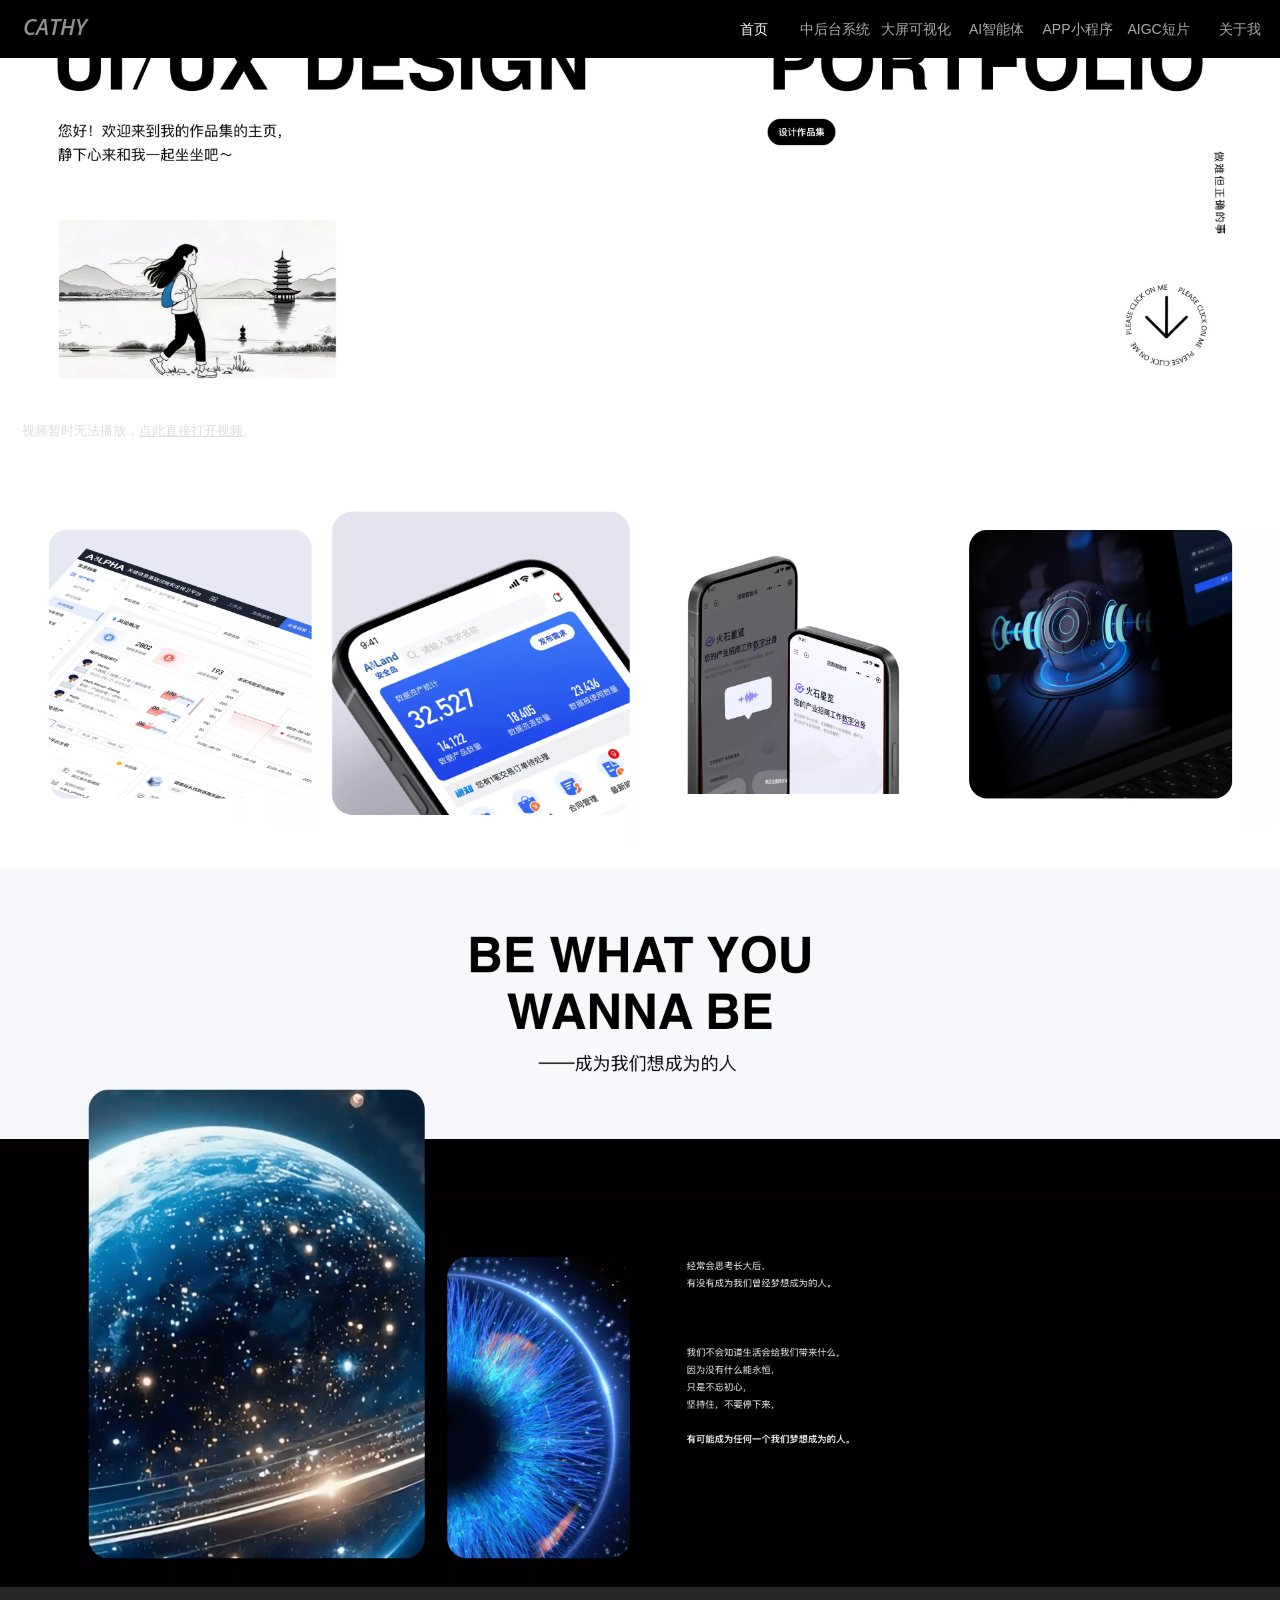
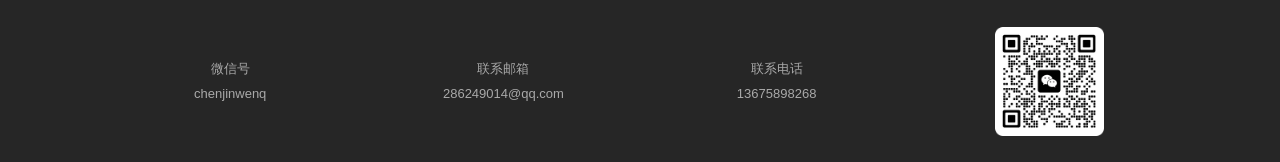
<file: index.html>
<!doctype html><html lang="zh-CN"><head><meta charset="utf-8"><meta name="viewport" content="width=device-width,initial-scale=1"><meta name="theme-color" content="#000000"><title>CATHY · 首页 · 设计作品集</title><meta name="description" content="Cathy 的个人设计作品集，展示中后台系统、大屏可视化、AI 智能体、APP 小程序与 AIGC 短片作品。"><link rel="icon" href="favicon.svg" type="image/svg+xml"><link rel="stylesheet" href="style.css?v=20261107-8"></head><body id="top" data-current="home"><header><a class="brand" href="index.html" aria-label="Cathy 首页">CATHY</a><button class="menu-toggle" aria-label="展开导航" aria-expanded="false">☰</button><nav aria-label="主导航"><a href="index.html" data-page="home">首页</a><a href="systems.html" data-page="101">中后台系统</a><a href="visualization.html" data-page="103">大屏可视化</a><a href="ai-agents.html" data-page="109">AI智能体</a><a href="apps.html" data-page="108">APP小程序</a><a href="aigc.html" data-page="107">AIGC短片</a><a href="about.html" data-page="106">关于我</a></nav></header><main class="page-home"><section class="hero" style="--original-pc-width:99.66905681191396%;--original-mobi-width:100%;"><video src="assets/450593d264a3862955.mp4" poster="assets/e2e1bab4ef63d4e043.jpg" aria-label="Cathy 作品集介绍" autoplay muted loop playsinline webkit-playsinline preload="metadata">你的浏览器暂不支持视频播放。<a href="assets/450593d264a3862955.mp4">打开视频</a></video></section><section class="home-work" aria-label="精选作品"><a class="work-cover" href="systems.html"><img src="assets/dbb474ce8f2a2b9278.webp" alt="中后台系统" loading="eager" decoding="async"><div class="cover-caption"><span>中后台系统</span><span>↗</span></div></a><a class="work-cover" href="apps.html"><img src="assets/330132fc5506c2c7f7.webp" alt="APP小程序" loading="eager" decoding="async"><div class="cover-caption"><span>APP小程序</span><span>↗</span></div></a><a class="work-cover" href="ai-agents.html"><img src="assets/8428a20ccce8b655db.webp" alt="AI智能体" loading="eager" decoding="async"><div class="cover-caption"><span>AI智能体</span><span>↗</span></div></a><a class="work-cover" href="visualization.html"><img src="assets/11c06ac665202959f0.webp" alt="大屏可视化" loading="eager" decoding="async"><div class="cover-caption"><span>大屏可视化</span><span>↗</span></div></a></section><section class="image-panel"><img src="assets/025aeb03edd4019c43.webp" alt="Cathy 设计作品集寄语" loading="lazy" decoding="async"></section></main><footer id="contact"><div class="contact-wrap"><div class="footer-name">CATHY<span>DESIGN PORTFOLIO</span></div><div class="contact-item"><small>微信号</small><span>chenjinwenq</span></div><div class="contact-item"><small>联系邮箱</small><a href="mailto:286249014@qq.com">286249014@qq.com</a></div><div class="contact-item"><small>联系电话</small><a href="tel:13675898268">13675898268</a></div><img class="qr" src="assets/c895afeb36bafd832a.webp" alt="微信二维码" loading="lazy"></div><div class="footer-line"><span>© CATHY · 个人设计作品集</span><a href="#top">回到顶部 ↑</a></div></footer><dialog id="lightbox"><button class="close" aria-label="关闭图片预览">×</button><img alt="放大作品"><p>滑动查看完整图片 · 按 Esc 关闭</p></dialog><script src="app.js?v=20261107-8"></script></body></html>
</file>
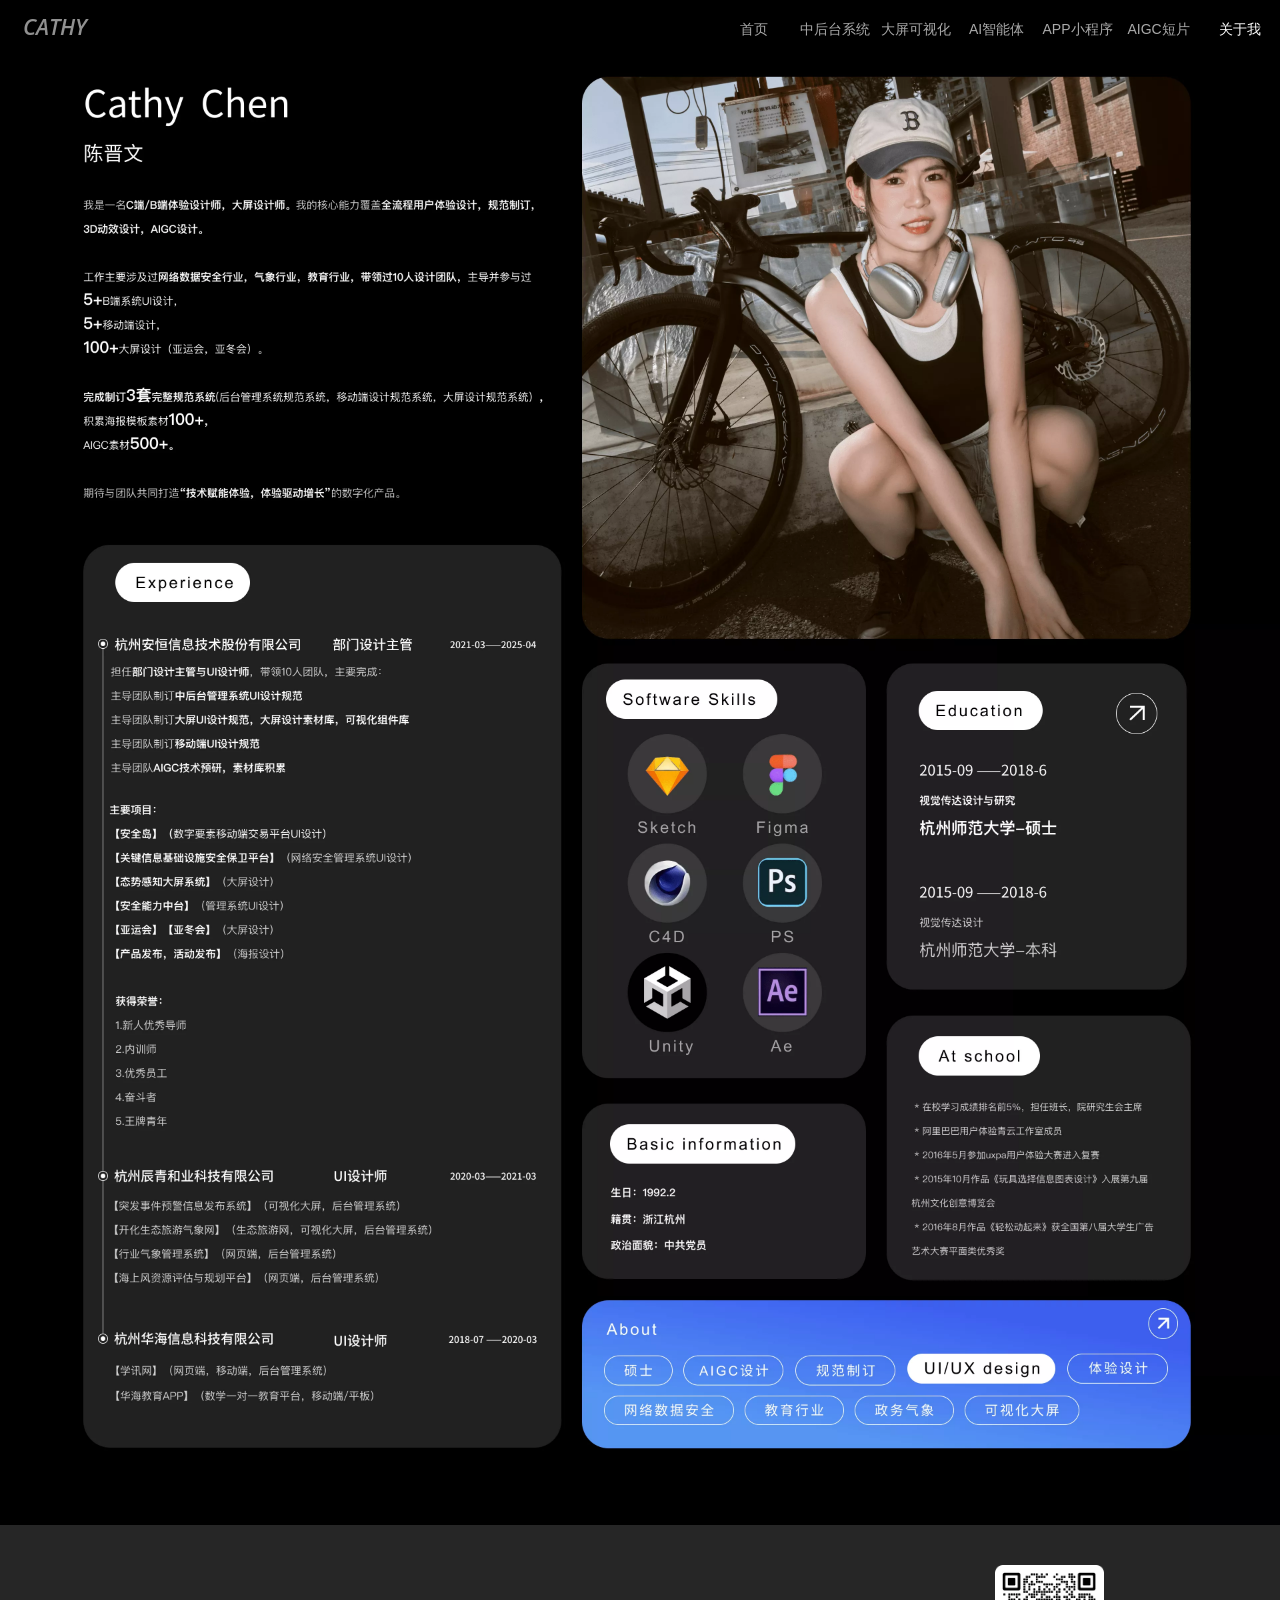
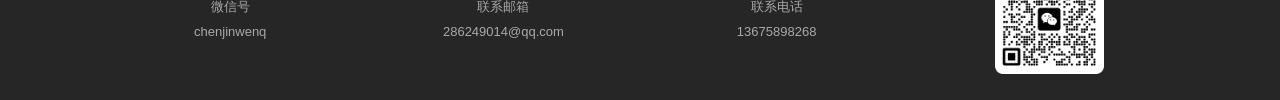
<file: about.html>
<!doctype html><html lang="zh-CN"><head><meta charset="utf-8"><meta name="viewport" content="width=device-width,initial-scale=1"><meta name="theme-color" content="#000000"><title>CATHY · 关于我 · 设计作品集</title><meta name="description" content="Cathy 的个人设计作品集，展示中后台系统、大屏可视化、AI 智能体、APP 小程序与 AIGC 短片作品。"><link rel="icon" href="favicon.svg" type="image/svg+xml"><link rel="stylesheet" href="style.css?v=20261107-8"></head><body id="top" data-current="106"><header><a class="brand" href="index.html" aria-label="Cathy 首页">CATHY</a><button class="menu-toggle" aria-label="展开导航" aria-expanded="false">☰</button><nav aria-label="主导航"><a href="index.html" data-page="home">首页</a><a href="systems.html" data-page="101">中后台系统</a><a href="visualization.html" data-page="103">大屏可视化</a><a href="ai-agents.html" data-page="109">AI智能体</a><a href="apps.html" data-page="108">APP小程序</a><a href="aigc.html" data-page="107">AIGC短片</a><a href="about.html" data-page="106">关于我</a></nav></header><main class="page-106"><section class="image-panel"><img src="assets/d0014779ca569484a3.webp" alt="关于我 · 作品展示 1" loading="eager" decoding="async"><button class="zoom" aria-label="放大查看作品图片">↗</button></section></main><footer id="contact"><div class="contact-wrap"><div class="footer-name">CATHY<span>DESIGN PORTFOLIO</span></div><div class="contact-item"><small>微信号</small><span>chenjinwenq</span></div><div class="contact-item"><small>联系邮箱</small><a href="mailto:286249014@qq.com">286249014@qq.com</a></div><div class="contact-item"><small>联系电话</small><a href="tel:13675898268">13675898268</a></div><img class="qr" src="assets/c895afeb36bafd832a.webp" alt="微信二维码" loading="lazy"></div><div class="footer-line"><span>© CATHY · 个人设计作品集</span><a href="#top">回到顶部 ↑</a></div></footer><dialog id="lightbox"><button class="close" aria-label="关闭图片预览">×</button><img alt="放大作品"><p>滑动查看完整图片 · 按 Esc 关闭</p></dialog><script src="app.js?v=20261107-8"></script></body></html>
</file>
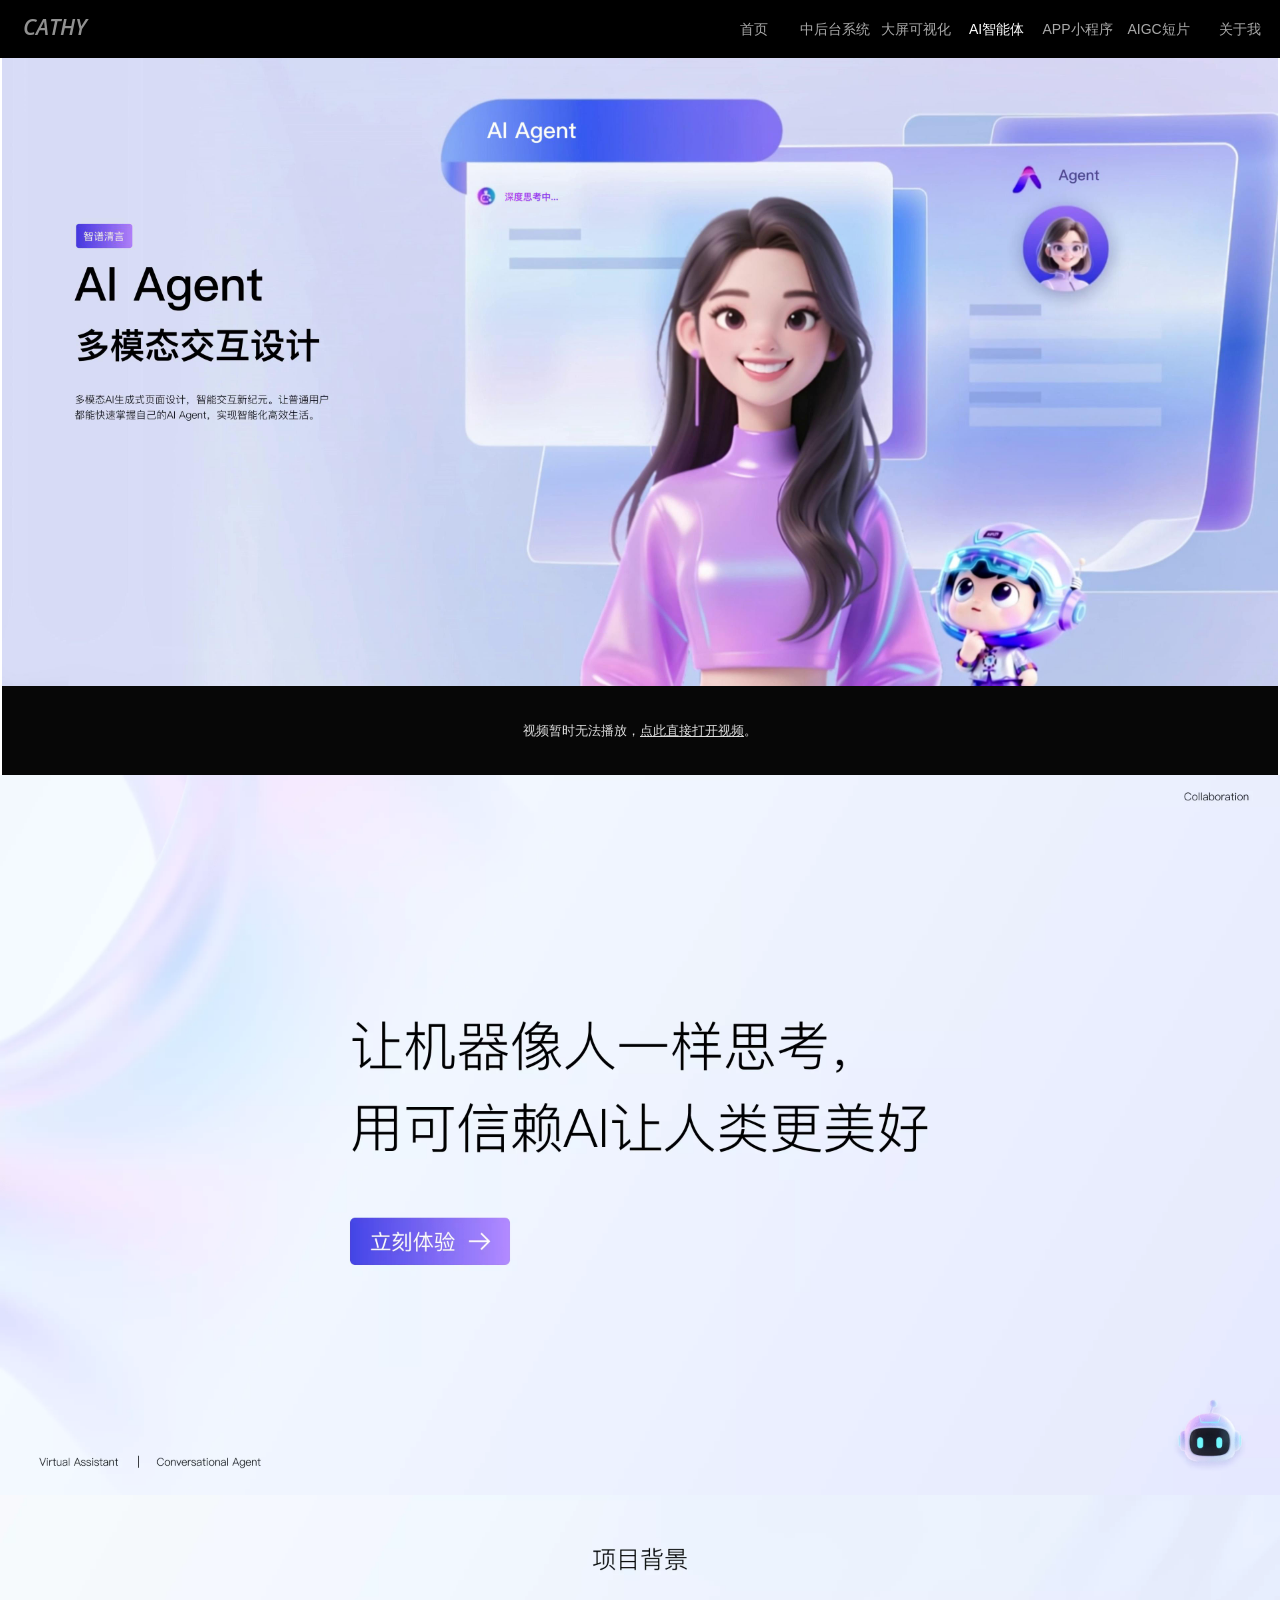
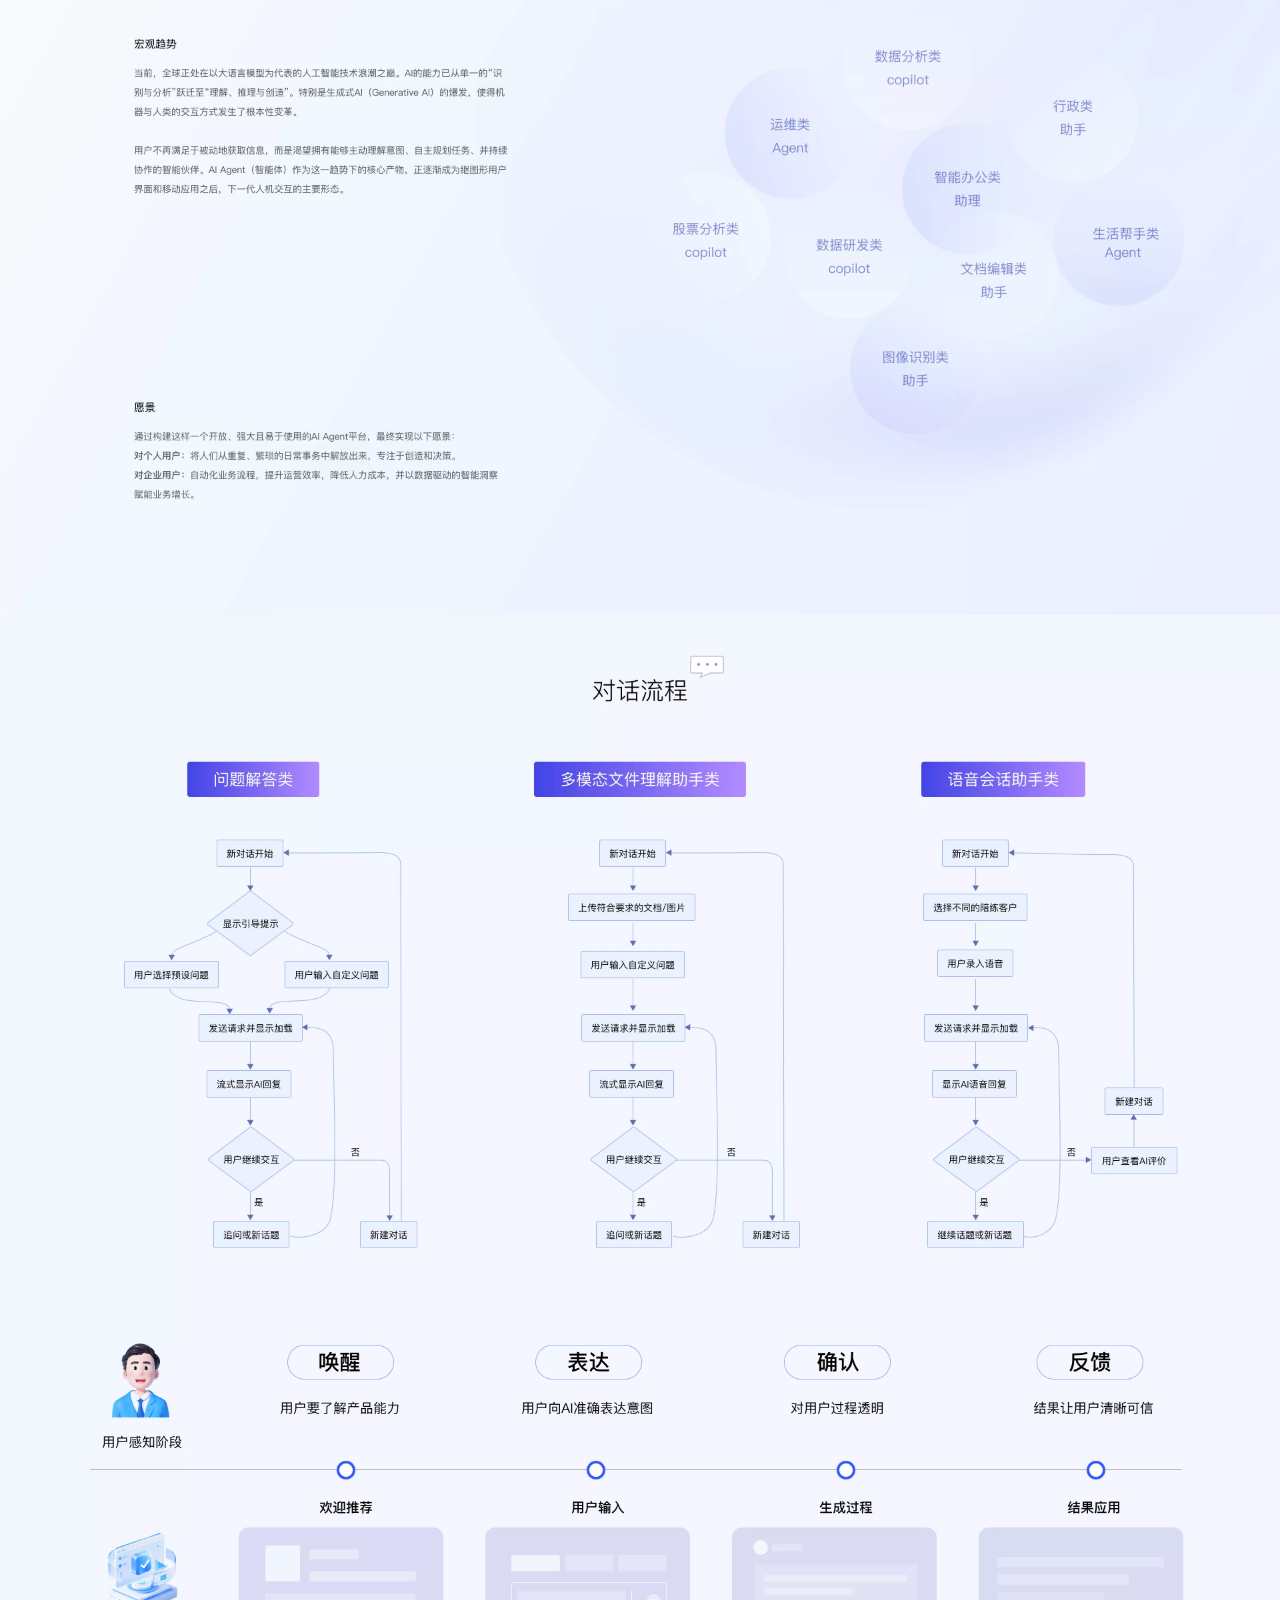
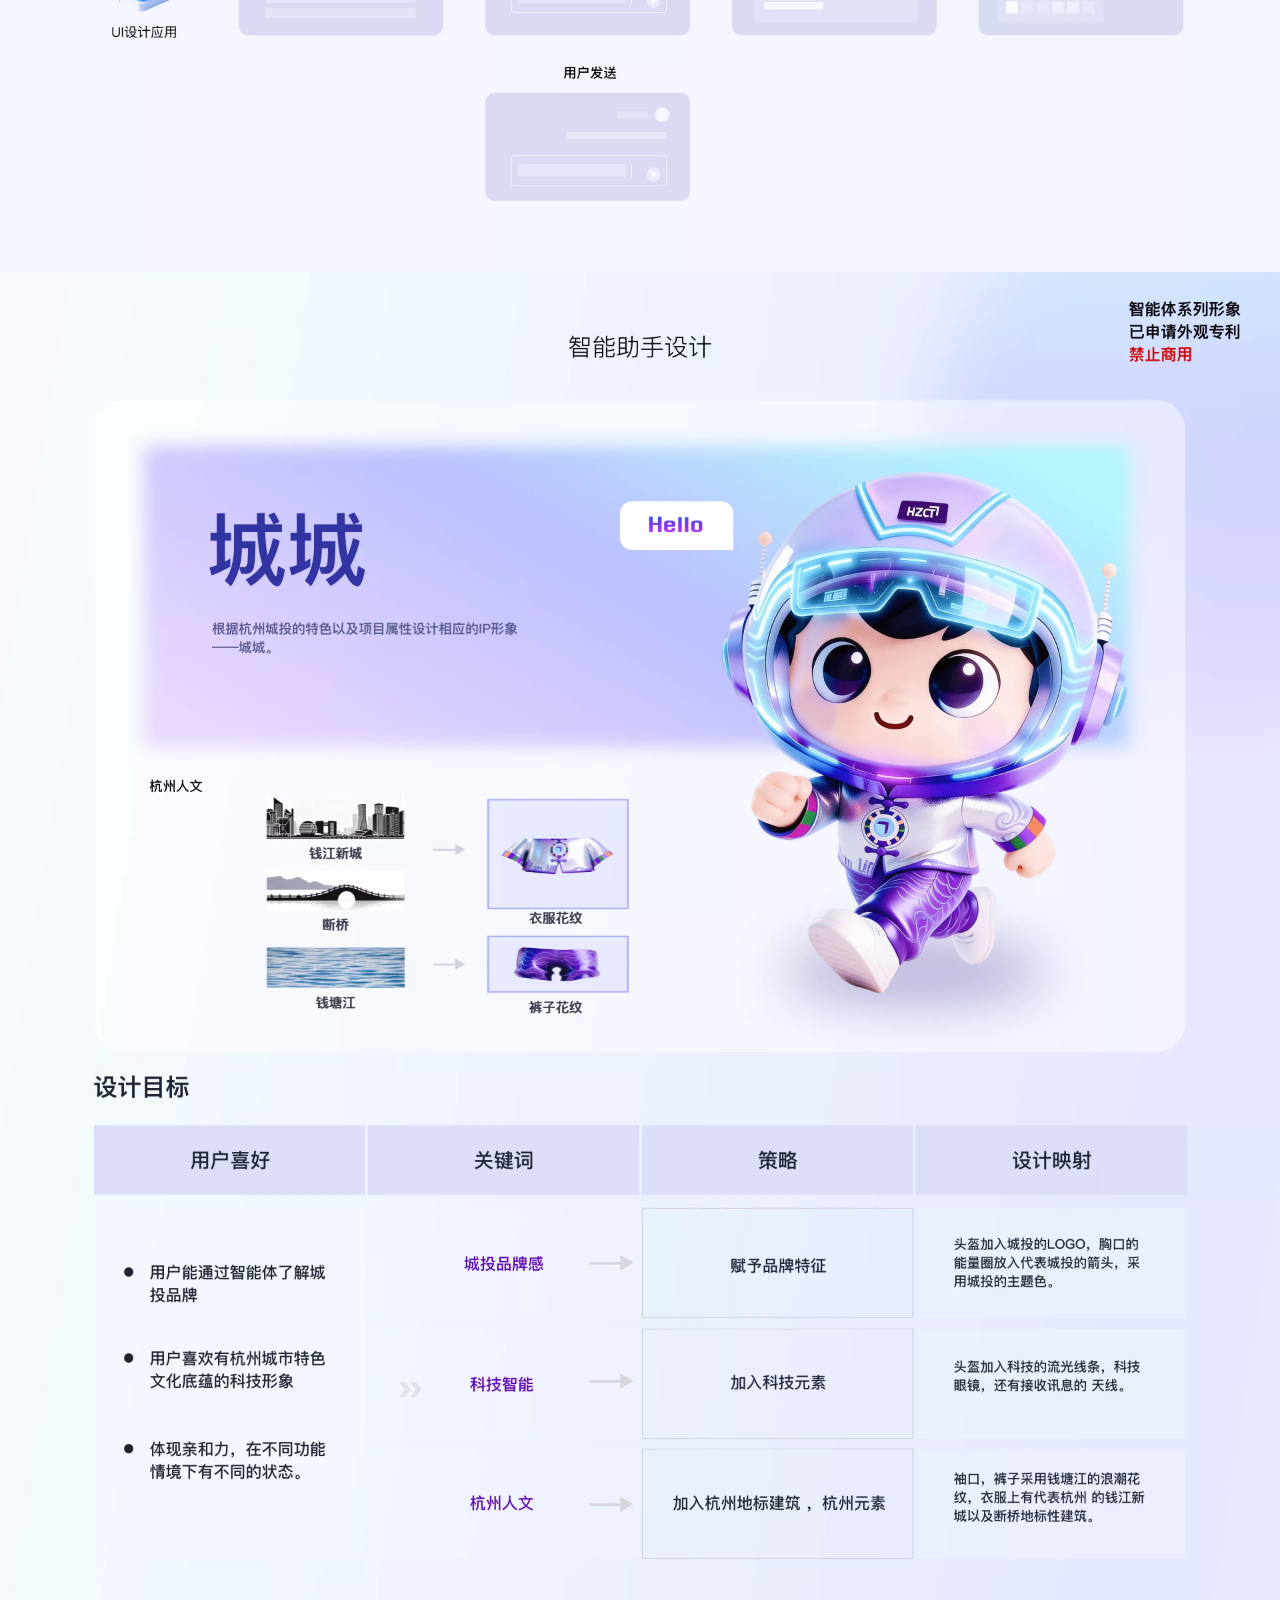
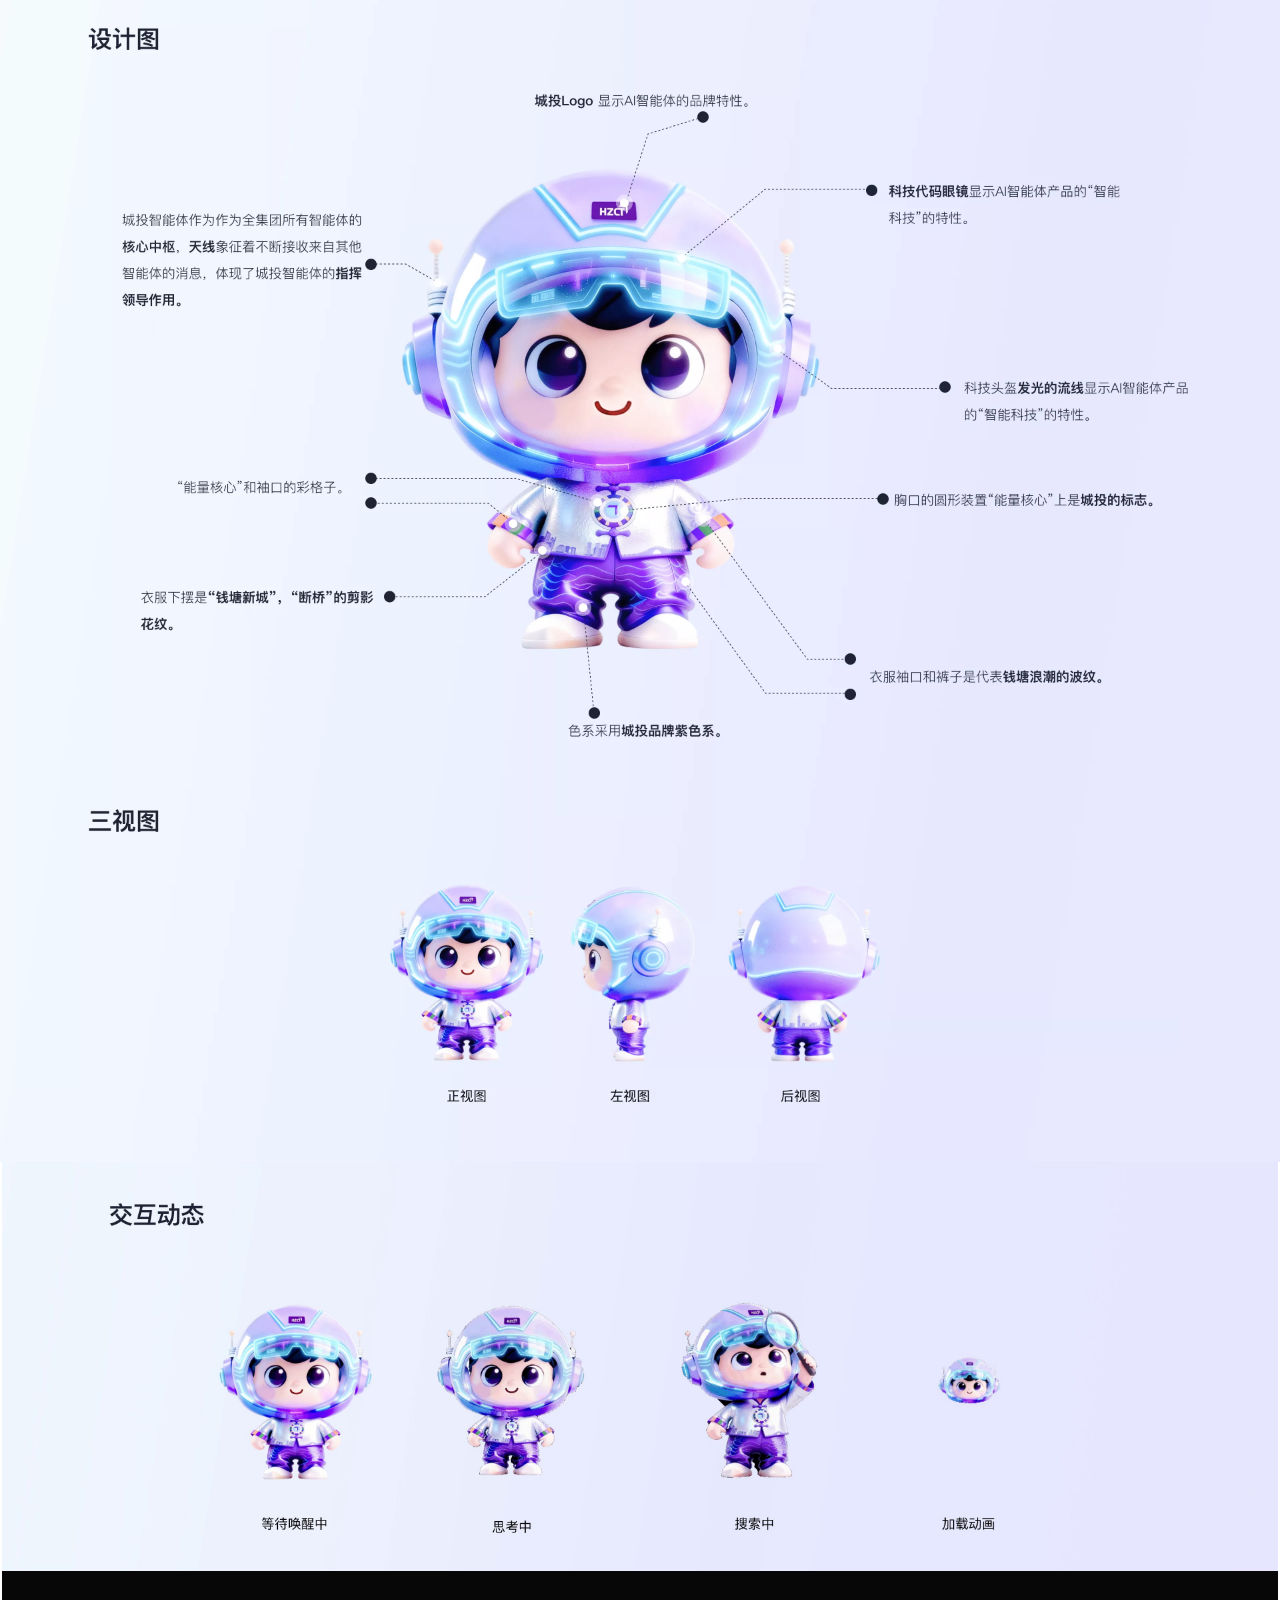
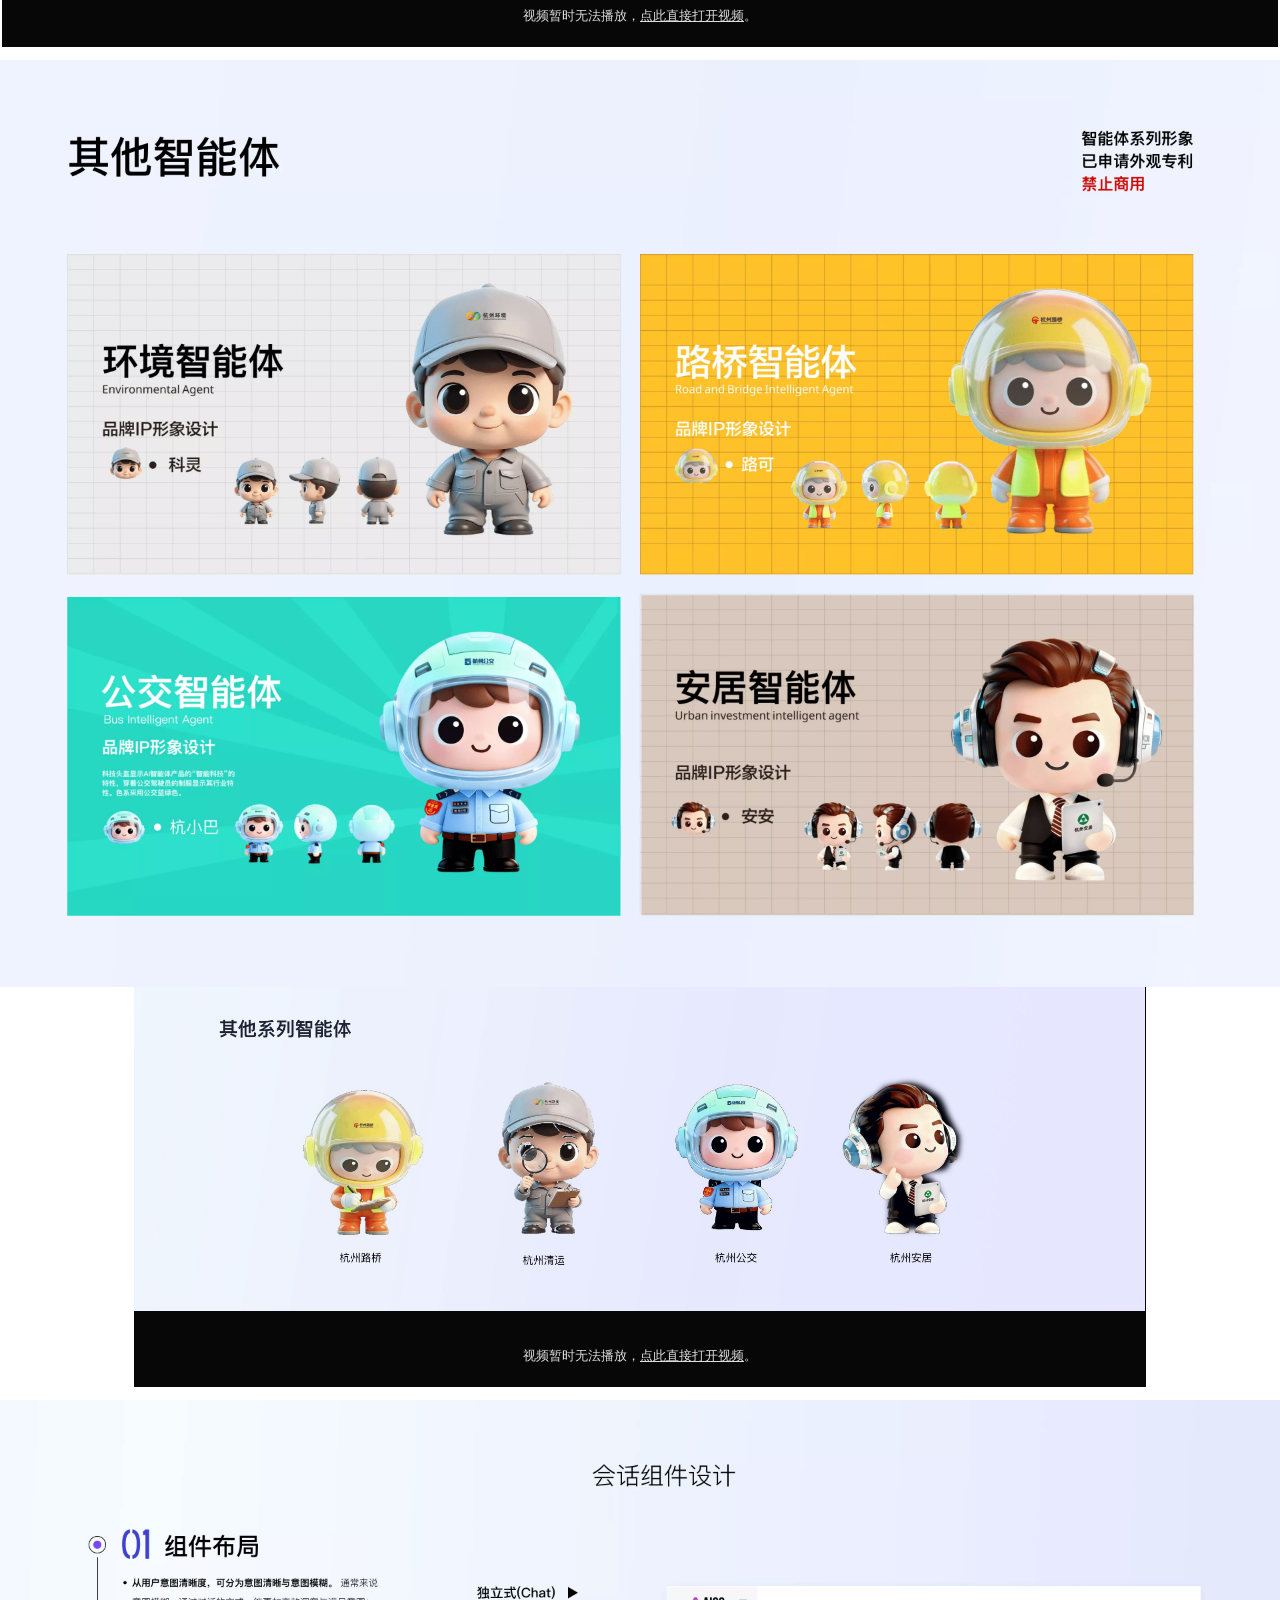
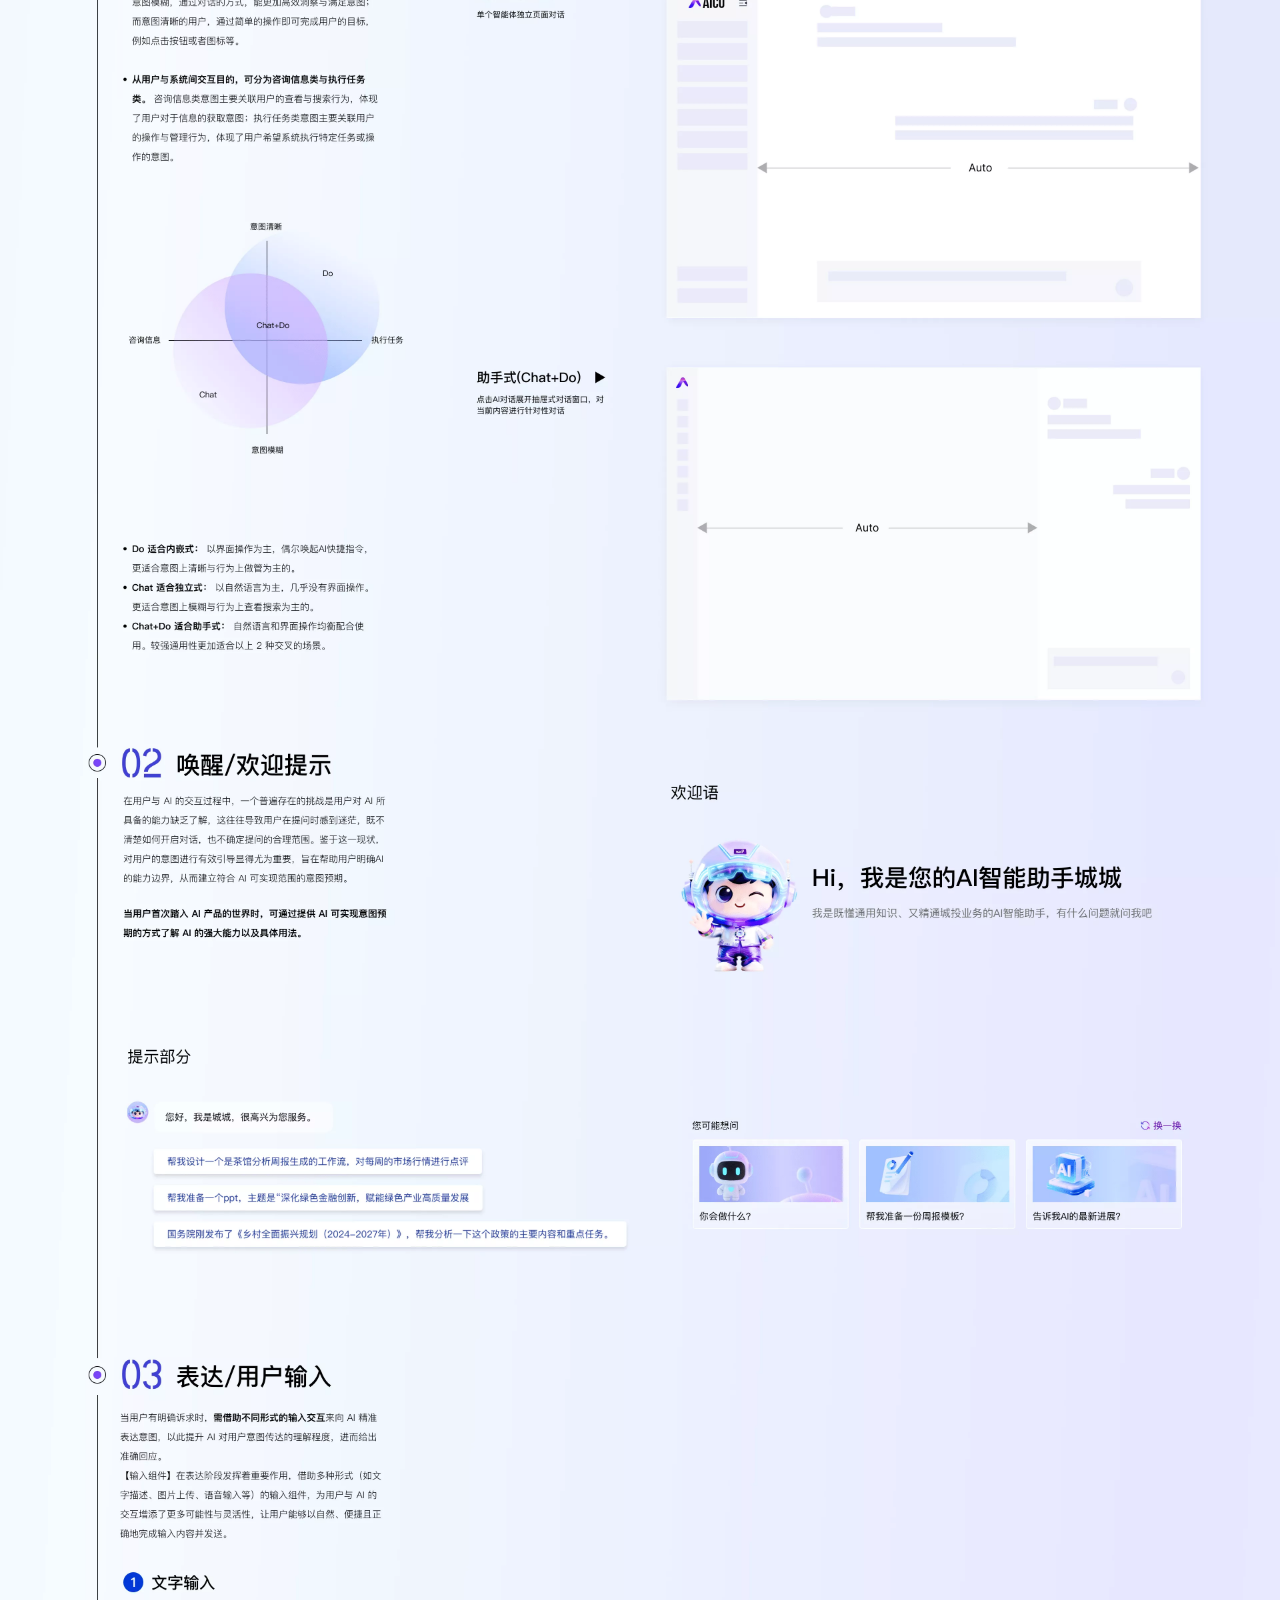
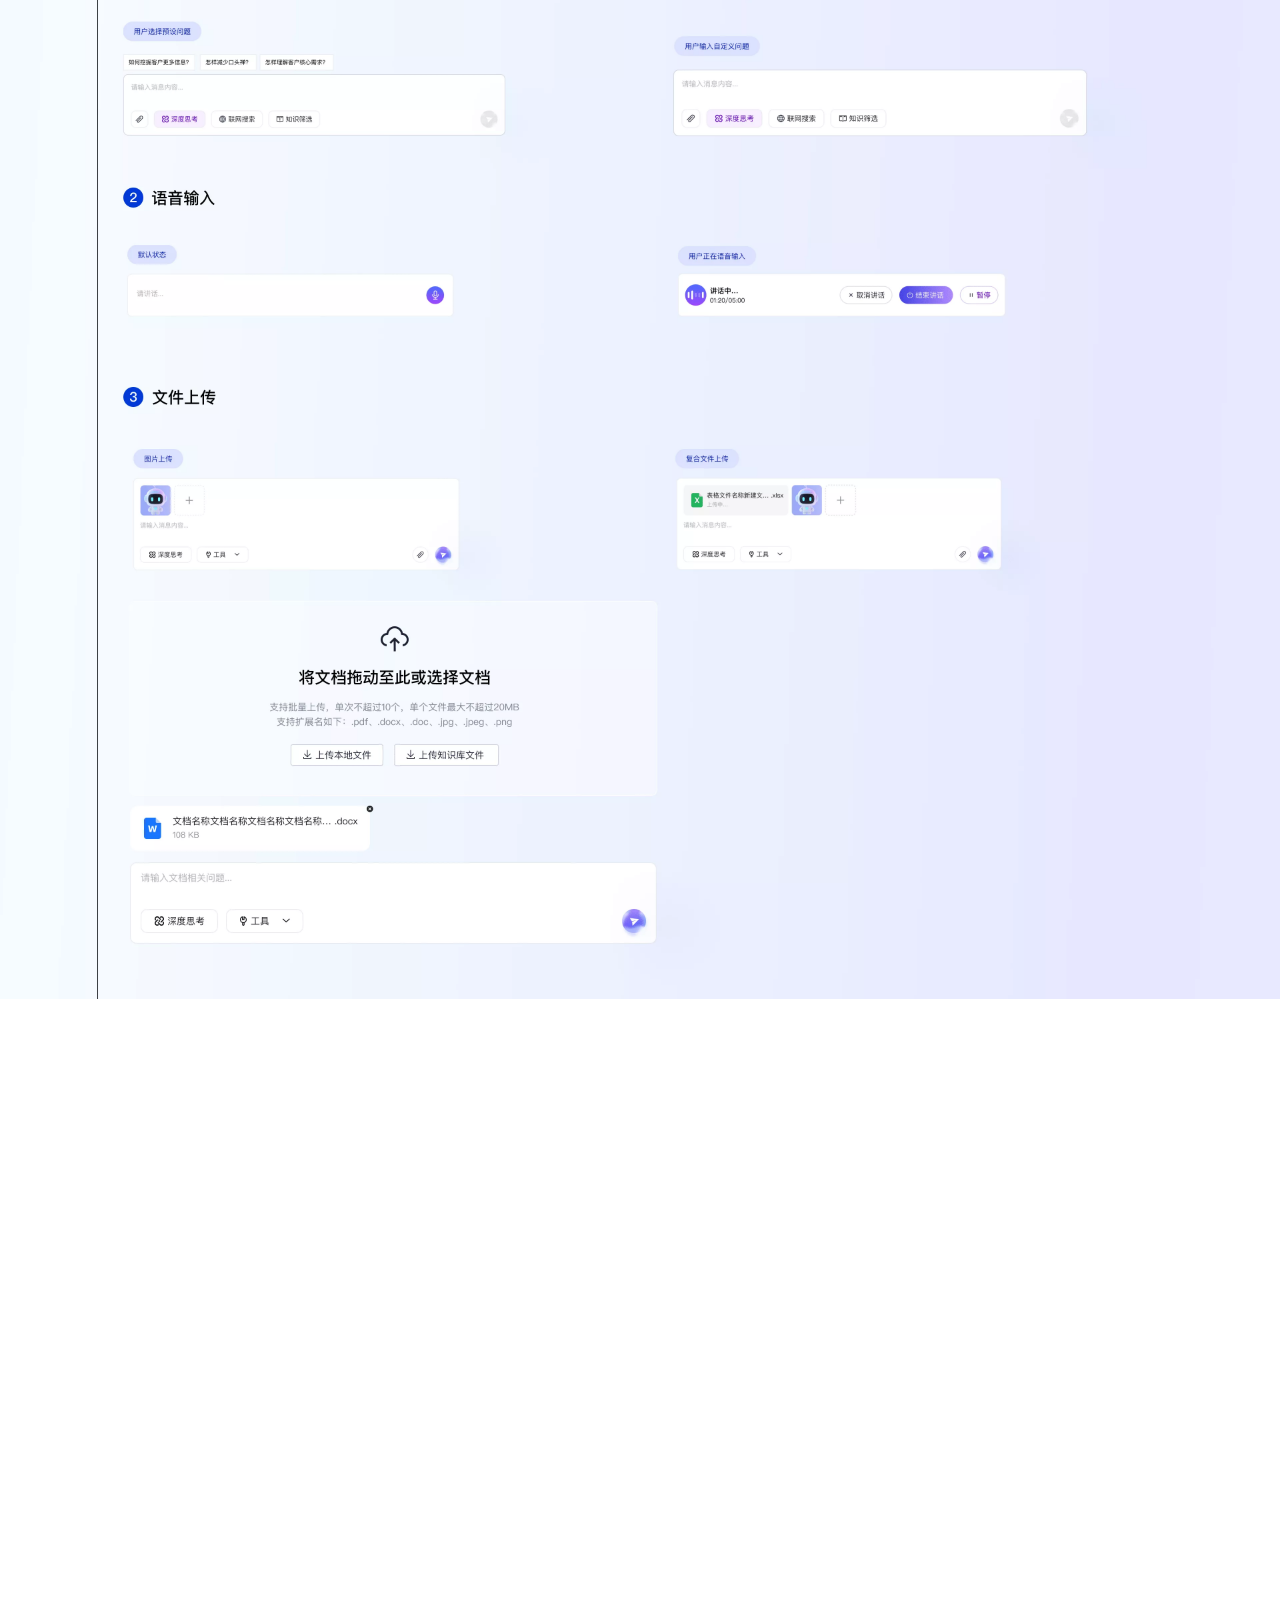
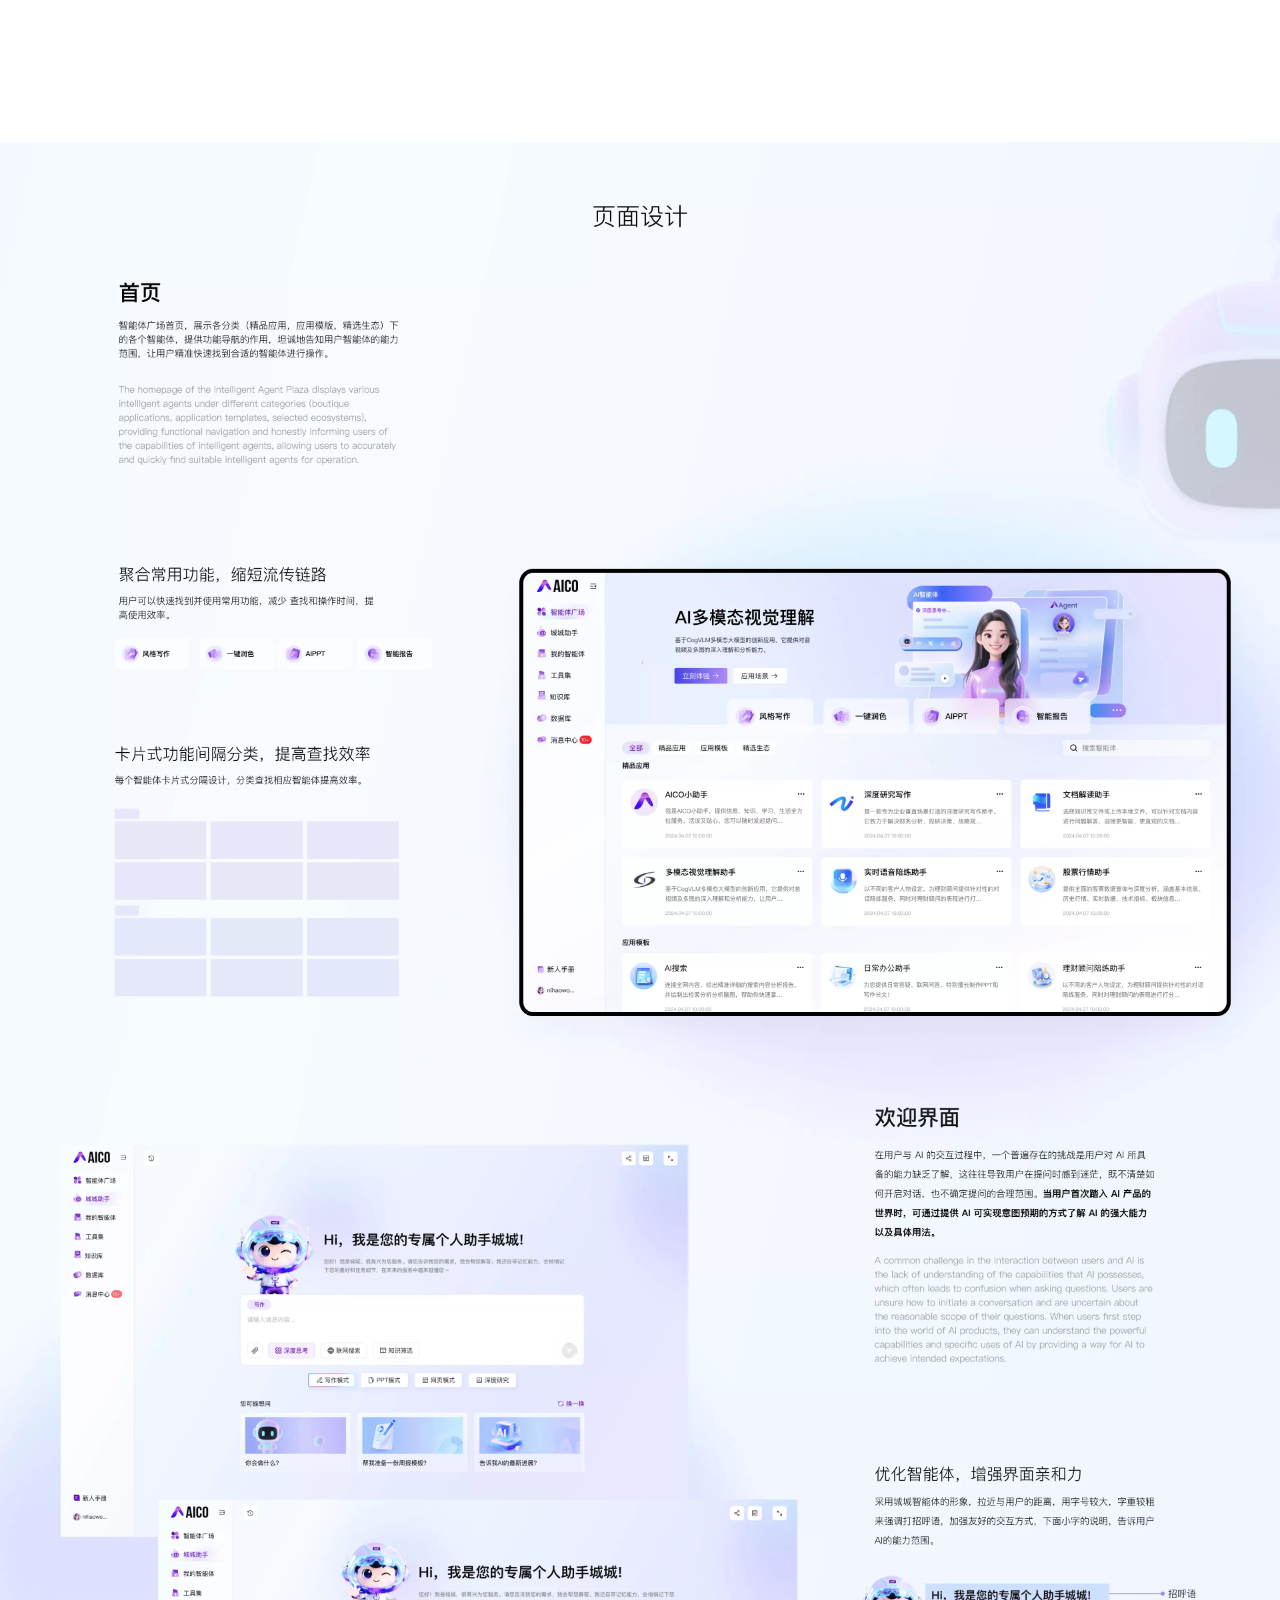
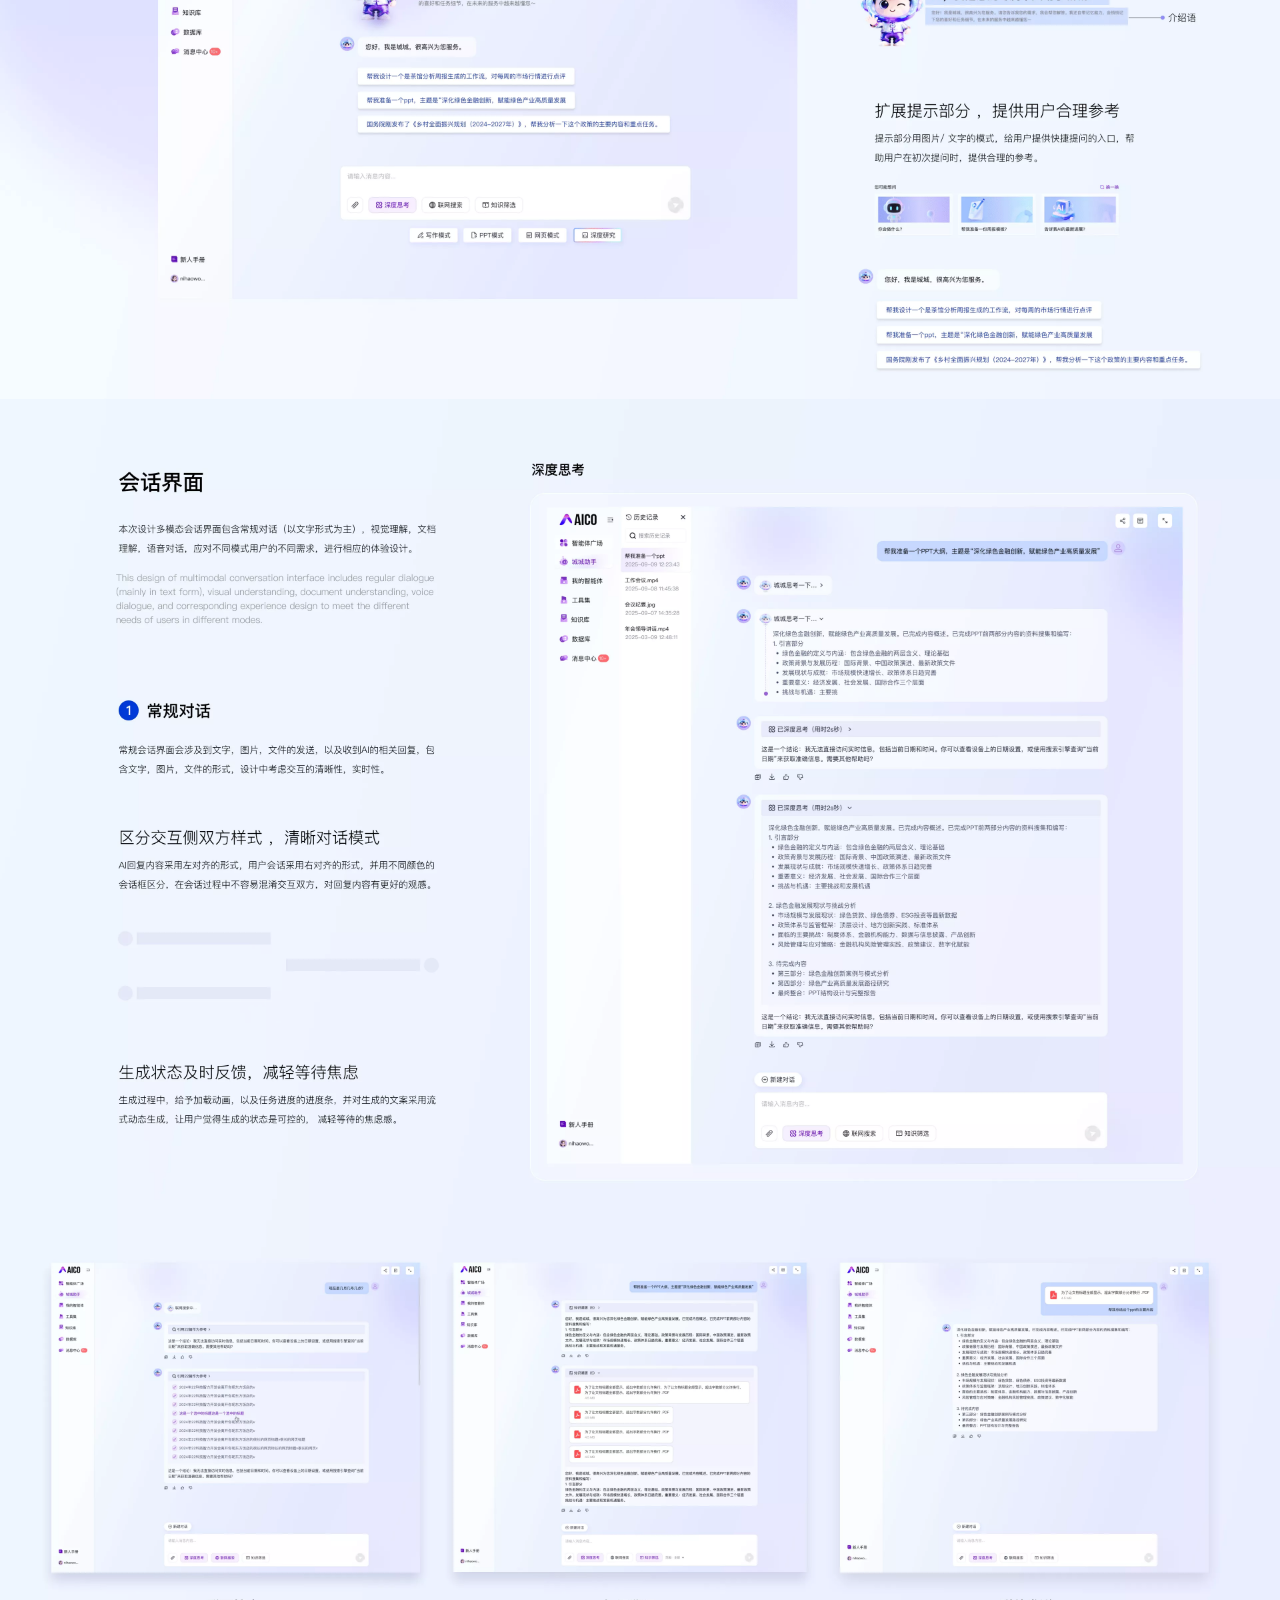
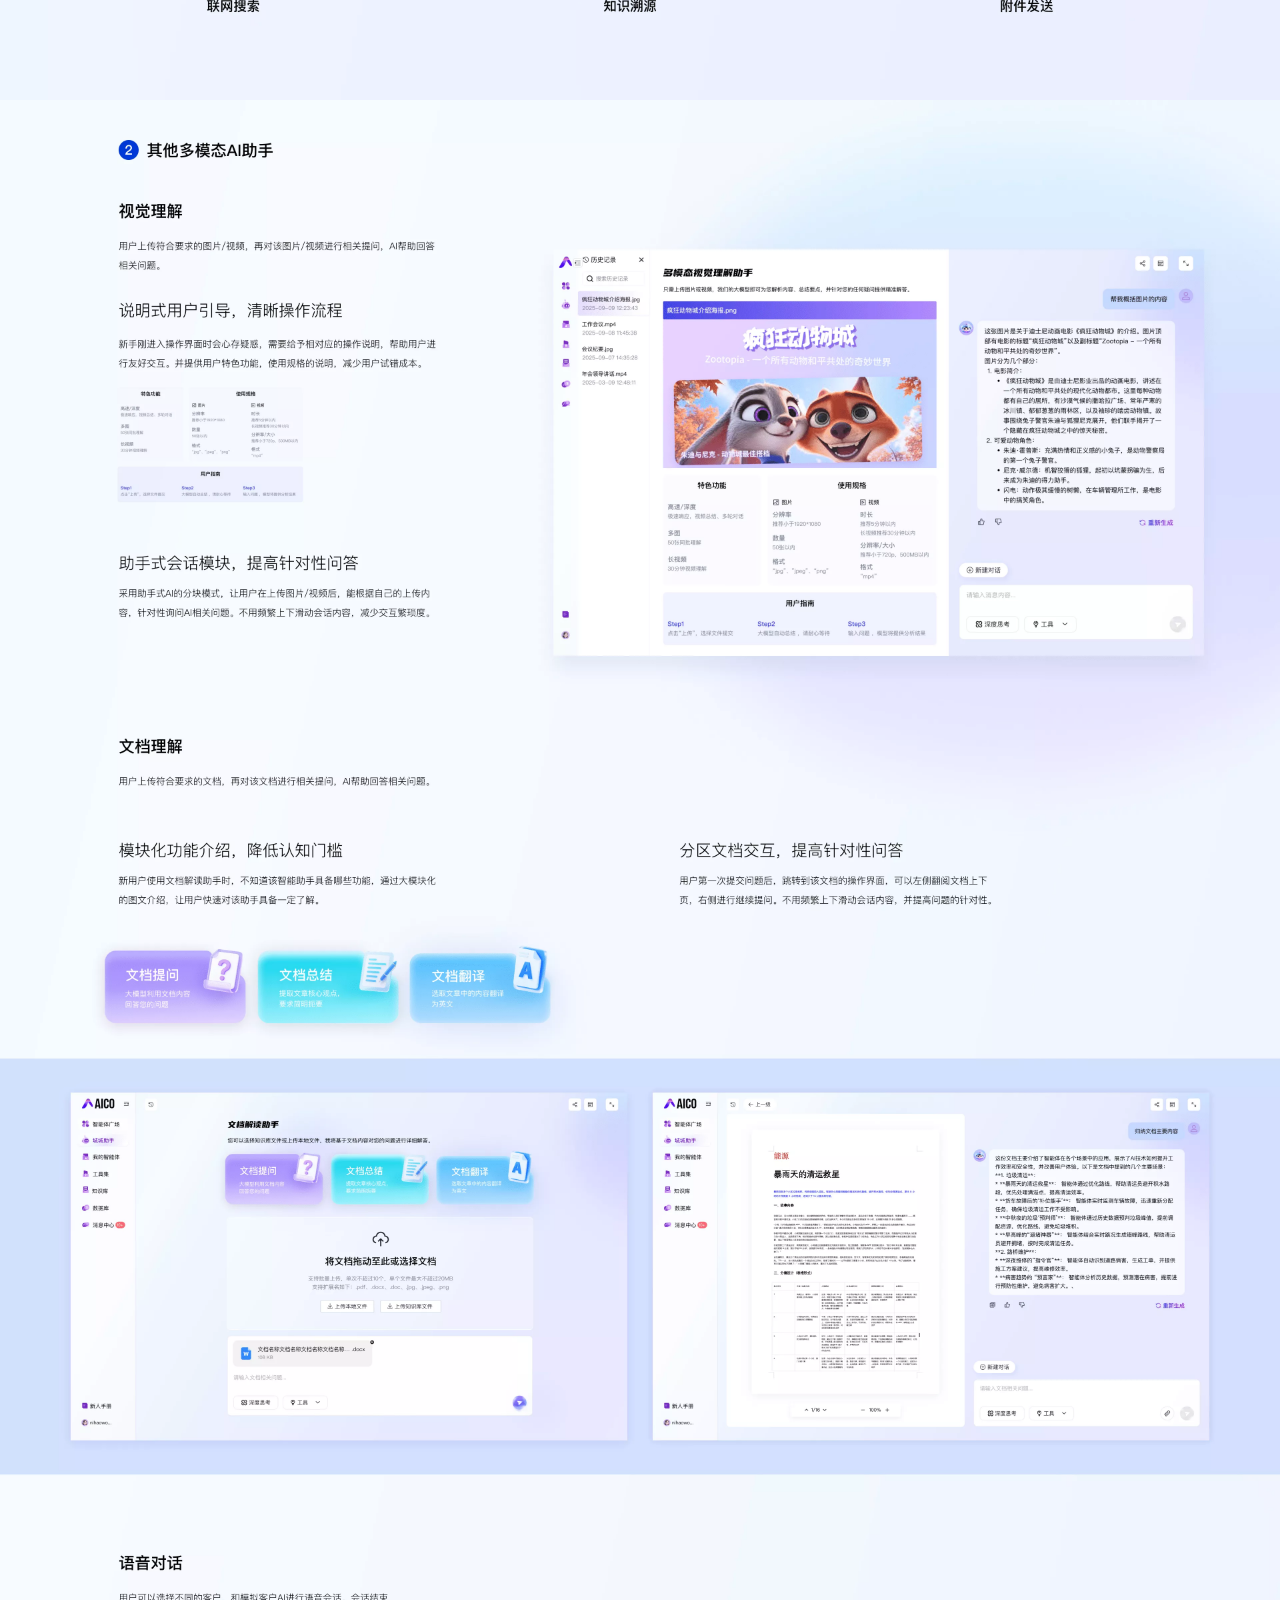
<file: ai-agents.html>
<!doctype html><html lang="zh-CN"><head><meta charset="utf-8"><meta name="viewport" content="width=device-width,initial-scale=1"><meta name="theme-color" content="#000000"><title>CATHY · AI智能体 · 设计作品集</title><meta name="description" content="Cathy 的个人设计作品集，展示中后台系统、大屏可视化、AI 智能体、APP 小程序与 AIGC 短片作品。"><link rel="icon" href="favicon.svg" type="image/svg+xml"><link rel="stylesheet" href="style.css?v=20261107-8"></head><body id="top" data-current="109"><header><a class="brand" href="index.html" aria-label="Cathy 首页">CATHY</a><button class="menu-toggle" aria-label="展开导航" aria-expanded="false">☰</button><nav aria-label="主导航"><a href="index.html" data-page="home">首页</a><a href="systems.html" data-page="101">中后台系统</a><a href="visualization.html" data-page="103">大屏可视化</a><a href="ai-agents.html" data-page="109">AI智能体</a><a href="apps.html" data-page="108">APP小程序</a><a href="aigc.html" data-page="107">AIGC短片</a><a href="about.html" data-page="106">关于我</a></nav></header><main class="page-109"><section class="video-panel" style="--original-pc-width:99.66510881696429%;--original-mobi-width:-100.0%;"><video src="assets/d593678f44bf04b8e9.mp4" poster="assets/7648e8673923f5fe84.jpg"  aria-label="作品演示视频" autoplay muted loop playsinline webkit-playsinline preload="metadata">你的浏览器暂不支持视频播放。<a href="assets/d593678f44bf04b8e9.mp4">打开视频</a></video></section><section class="image-panel"><img src="assets/1cd941fe15d59b20dd.webp" alt="AI智能体 · 作品展示 2" loading="lazy" decoding="async"><button class="zoom" aria-label="放大查看作品图片">↗</button></section><section class="image-panel"><img src="assets/2cccebb342d19c8e3a.webp" alt="AI智能体 · 作品展示 3" loading="lazy" decoding="async"><button class="zoom" aria-label="放大查看作品图片">↗</button></section><section class="image-panel"><img src="assets/eec9550c707f6cae33.webp" alt="AI智能体 · 作品展示 4" loading="lazy" decoding="async"><button class="zoom" aria-label="放大查看作品图片">↗</button></section><section class="image-panel"><img src="assets/3550cf7e618868f13a.webp" alt="AI智能体 · 作品展示 5" loading="lazy" decoding="async"><button class="zoom" aria-label="放大查看作品图片">↗</button></section><section class="video-panel" style="--original-pc-width:99.66510881696429%;--original-mobi-width:-100.0%;"><video src="assets/7789217ef86d85bbf7.mp4" poster="assets/48cb80ce518c5ad905.jpg"  aria-label="作品演示视频" autoplay muted loop playsinline webkit-playsinline preload="metadata">你的浏览器暂不支持视频播放。<a href="assets/7789217ef86d85bbf7.mp4">打开视频</a></video></section><section class="image-panel"><img src="assets/3e30e7b78e4548fde0.webp" alt="AI智能体 · 作品展示 7" loading="lazy" decoding="async"><button class="zoom" aria-label="放大查看作品图片">↗</button></section><section class="video-panel" style="--original-pc-width:79.02330743618202%;--original-mobi-width:-100.0%;"><video src="assets/e1ce4d1abb9ded580b.mp4" poster="assets/af5ed508f7a5c65ff6.jpg"  aria-label="作品演示视频" autoplay muted loop playsinline webkit-playsinline preload="metadata">你的浏览器暂不支持视频播放。<a href="assets/e1ce4d1abb9ded580b.mp4">打开视频</a></video></section><section class="image-panel"><img src="assets/3e1208b747babd2baa.webp" alt="AI智能体 · 作品展示 9" loading="lazy" decoding="async"><button class="zoom" aria-label="放大查看作品图片">↗</button></section><section class="image-panel"><img src="assets/cfdd6f96f3ed36b326.webp" alt="AI智能体 · 作品展示 10" loading="lazy" decoding="async"><button class="zoom" aria-label="放大查看作品图片">↗</button></section><section class="image-panel"><img src="assets/3d00f48fb66dabd8b3.webp" alt="AI智能体 · 作品展示 11" loading="lazy" decoding="async"><button class="zoom" aria-label="放大查看作品图片">↗</button></section><section class="image-panel"><img src="assets/0b5fd4636c87fef750.webp" alt="AI智能体 · 作品展示 12" loading="lazy" decoding="async"><button class="zoom" aria-label="放大查看作品图片">↗</button></section><section class="image-panel"><img src="assets/219d5682971c1dc464.webp" alt="AI智能体 · 作品展示 13" loading="lazy" decoding="async"><button class="zoom" aria-label="放大查看作品图片">↗</button></section><section class="image-panel"><img src="assets/2af1eec2c64c86d886.webp" alt="AI智能体 · 作品展示 14" loading="lazy" decoding="async"><button class="zoom" aria-label="放大查看作品图片">↗</button></section><section class="image-panel"><img src="assets/657218abdb6e2a72e9.webp" alt="AI智能体 · 作品展示 15" loading="lazy" decoding="async"><button class="zoom" aria-label="放大查看作品图片">↗</button></section><section class="video-panel" style="--original-pc-width:99.6875%;--original-mobi-width:-100.0%;"><video src="assets/bab9e31bae85463fba.mp4" poster="assets/7fe3e92fe549e23c98.jpg"  aria-label="作品演示视频" autoplay muted loop playsinline webkit-playsinline preload="metadata">你的浏览器暂不支持视频播放。<a href="assets/bab9e31bae85463fba.mp4">打开视频</a></video></section><section class="image-panel"><img src="assets/38166051dd5b59f302.webp" alt="AI智能体 · 作品展示 17" loading="lazy" decoding="async"><button class="zoom" aria-label="放大查看作品图片">↗</button></section><section class="image-panel"><img src="assets/e1a9cc5e6217cbb7d4.webp" alt="AI智能体 · 作品展示 18" loading="lazy" decoding="async"><button class="zoom" aria-label="放大查看作品图片">↗</button></section><section class="image-panel"><img src="assets/b05025ed68ce76b9a0.webp" alt="AI智能体 · 作品展示 19" loading="lazy" decoding="async"><button class="zoom" aria-label="放大查看作品图片">↗</button></section><section class="image-panel"><img src="assets/faed046bd9597eafef.webp" alt="AI智能体 · 作品展示 20" loading="lazy" decoding="async"><button class="zoom" aria-label="放大查看作品图片">↗</button></section><section class="image-panel"><img src="assets/74a206fb4de8a3670e.webp" alt="AI智能体 · 作品展示 21" loading="lazy" decoding="async"><button class="zoom" aria-label="放大查看作品图片">↗</button></section><section class="image-panel"><img src="assets/523e26d9ca55f2d5e9.webp" alt="AI智能体 · 作品展示 22" loading="lazy" decoding="async"><button class="zoom" aria-label="放大查看作品图片">↗</button></section><section class="image-panel"><img src="assets/9e266224190fef4875.webp" alt="AI智能体 · 作品展示 23" loading="lazy" decoding="async"><button class="zoom" aria-label="放大查看作品图片">↗</button></section><section class="image-panel"><img src="assets/6fc7a7f0cc544c8a04.webp" alt="AI智能体 · 作品展示 24" loading="lazy" decoding="async"><button class="zoom" aria-label="放大查看作品图片">↗</button></section><section class="image-panel"><img src="assets/7556bf5f03d76cf36a.webp" alt="AI智能体 · 作品展示 25" loading="lazy" decoding="async"><button class="zoom" aria-label="放大查看作品图片">↗</button></section><section class="image-panel"><img src="assets/34dccebbe8c97bd967.webp" alt="AI智能体 · 作品展示 26" loading="lazy" decoding="async"><button class="zoom" aria-label="放大查看作品图片">↗</button></section><section class="image-panel"><img src="assets/12f467940e05199f29.webp" alt="AI智能体 · 作品展示 27" loading="lazy" decoding="async"><button class="zoom" aria-label="放大查看作品图片">↗</button></section><section class="image-panel"><img src="assets/ab45a409a9721d71b5.webp" alt="AI智能体 · 作品展示 28" loading="lazy" decoding="async"><button class="zoom" aria-label="放大查看作品图片">↗</button></section></main><footer id="contact"><div class="contact-wrap"><div class="footer-name">CATHY<span>DESIGN PORTFOLIO</span></div><div class="contact-item"><small>微信号</small><span>chenjinwenq</span></div><div class="contact-item"><small>联系邮箱</small><a href="mailto:286249014@qq.com">286249014@qq.com</a></div><div class="contact-item"><small>联系电话</small><a href="tel:13675898268">13675898268</a></div><img class="qr" src="assets/c895afeb36bafd832a.webp" alt="微信二维码" loading="lazy"></div><div class="footer-line"><span>© CATHY · 个人设计作品集</span><a href="#top">回到顶部 ↑</a></div></footer><dialog id="lightbox"><button class="close" aria-label="关闭图片预览">×</button><img alt="放大作品"><p>滑动查看完整图片 · 按 Esc 关闭</p></dialog><script src="app.js?v=20261107-8"></script></body></html>
</file>
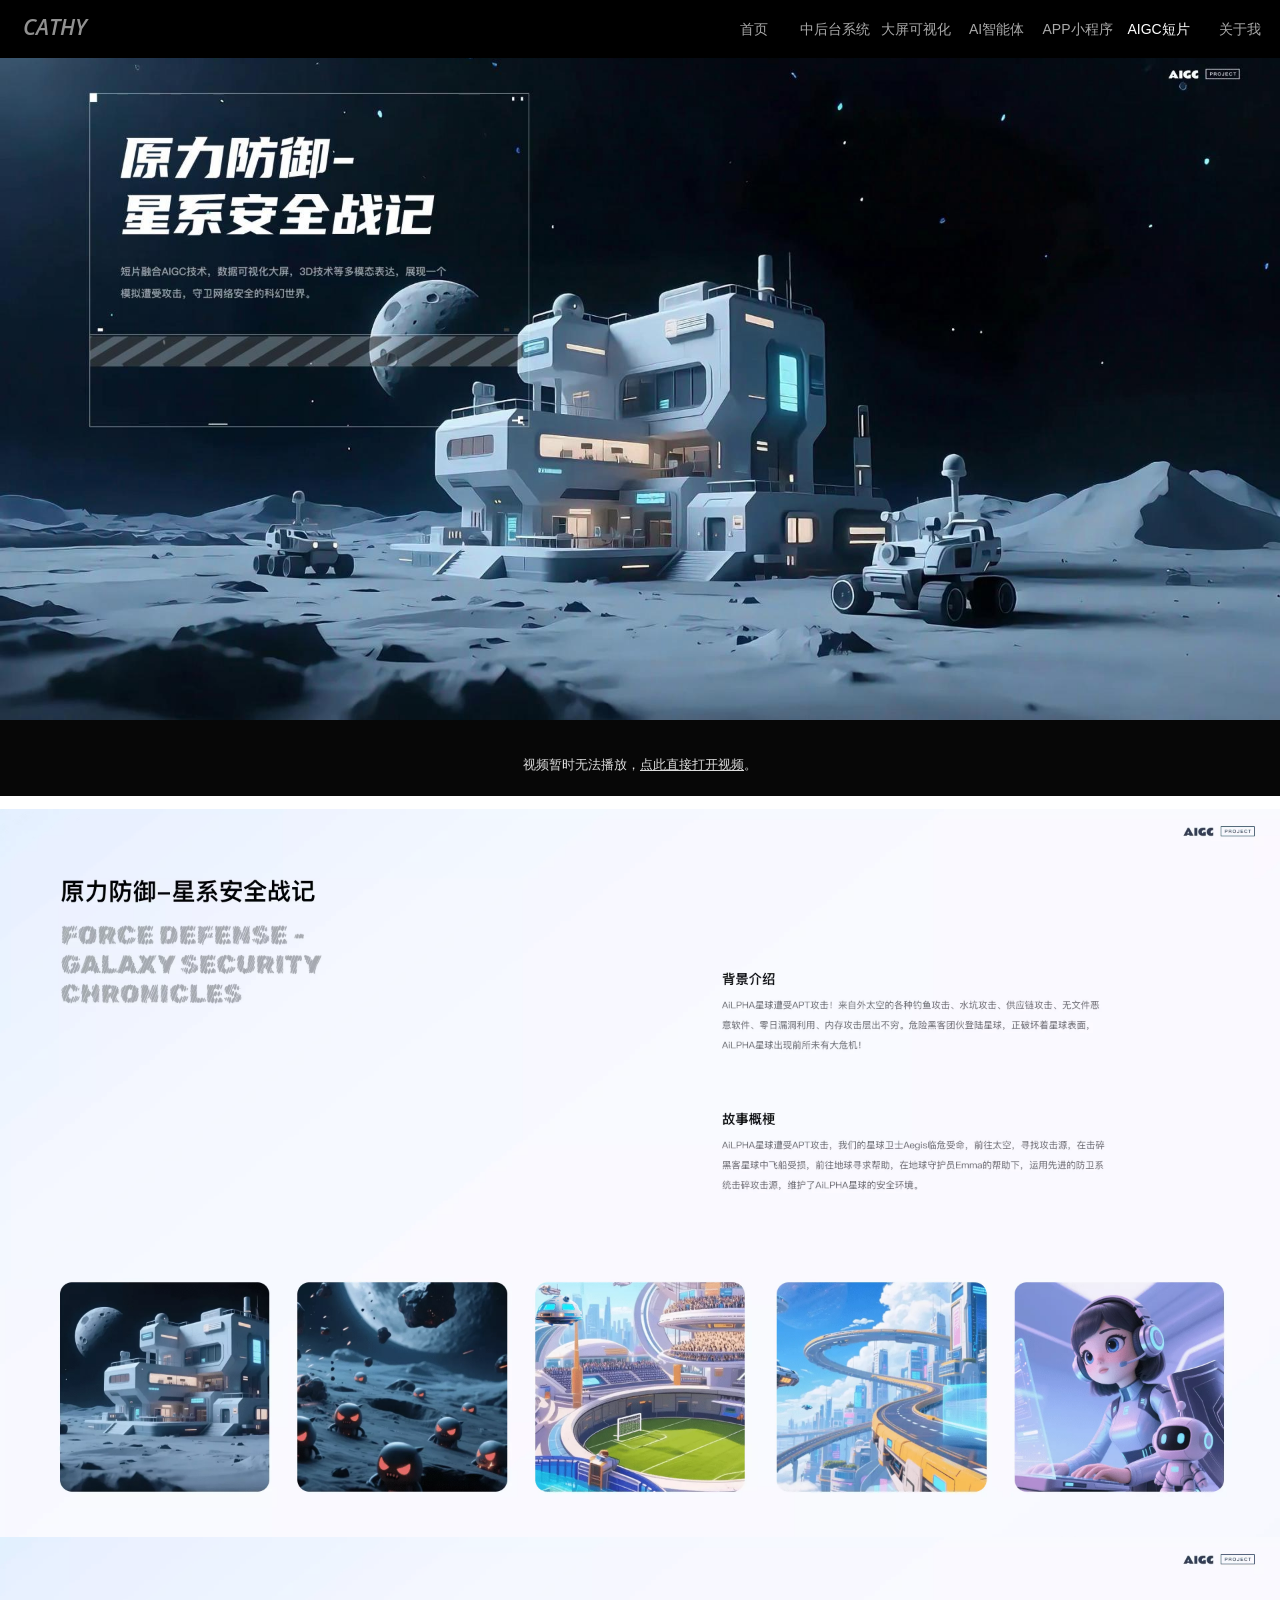
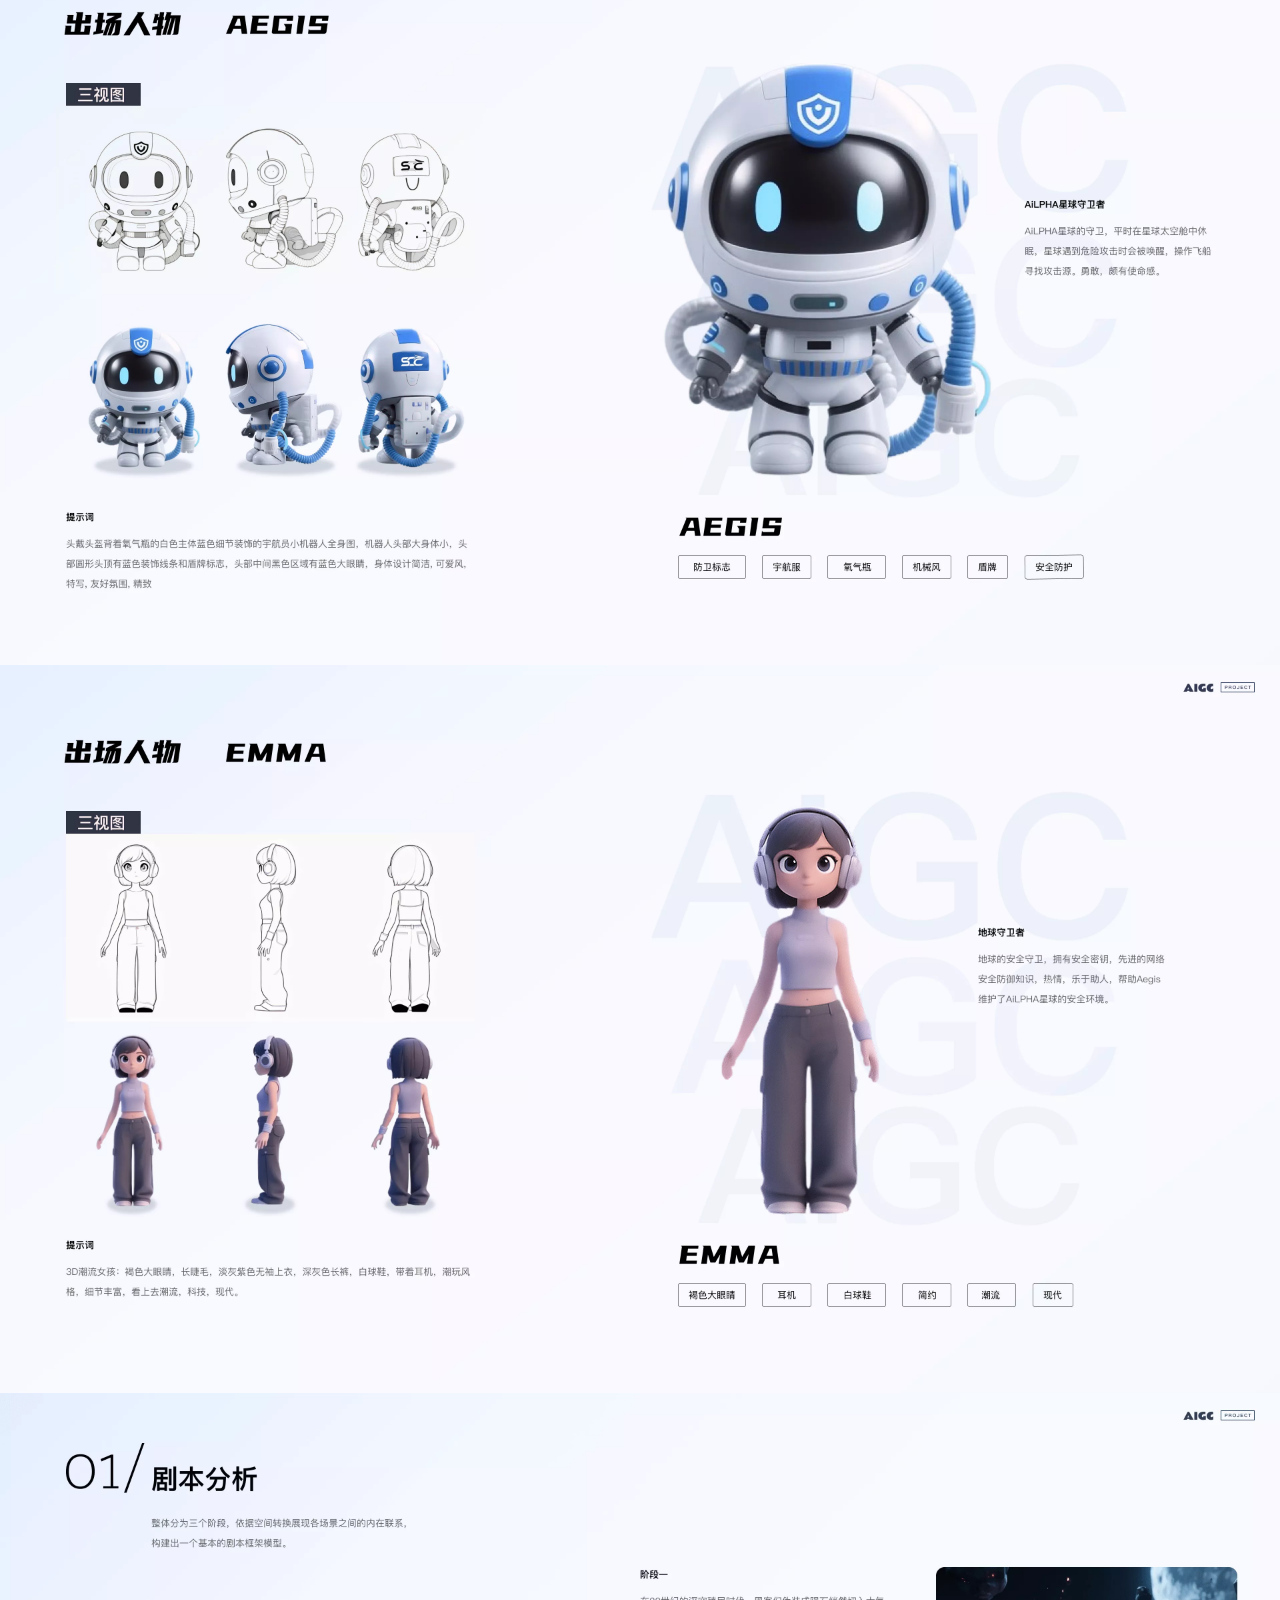
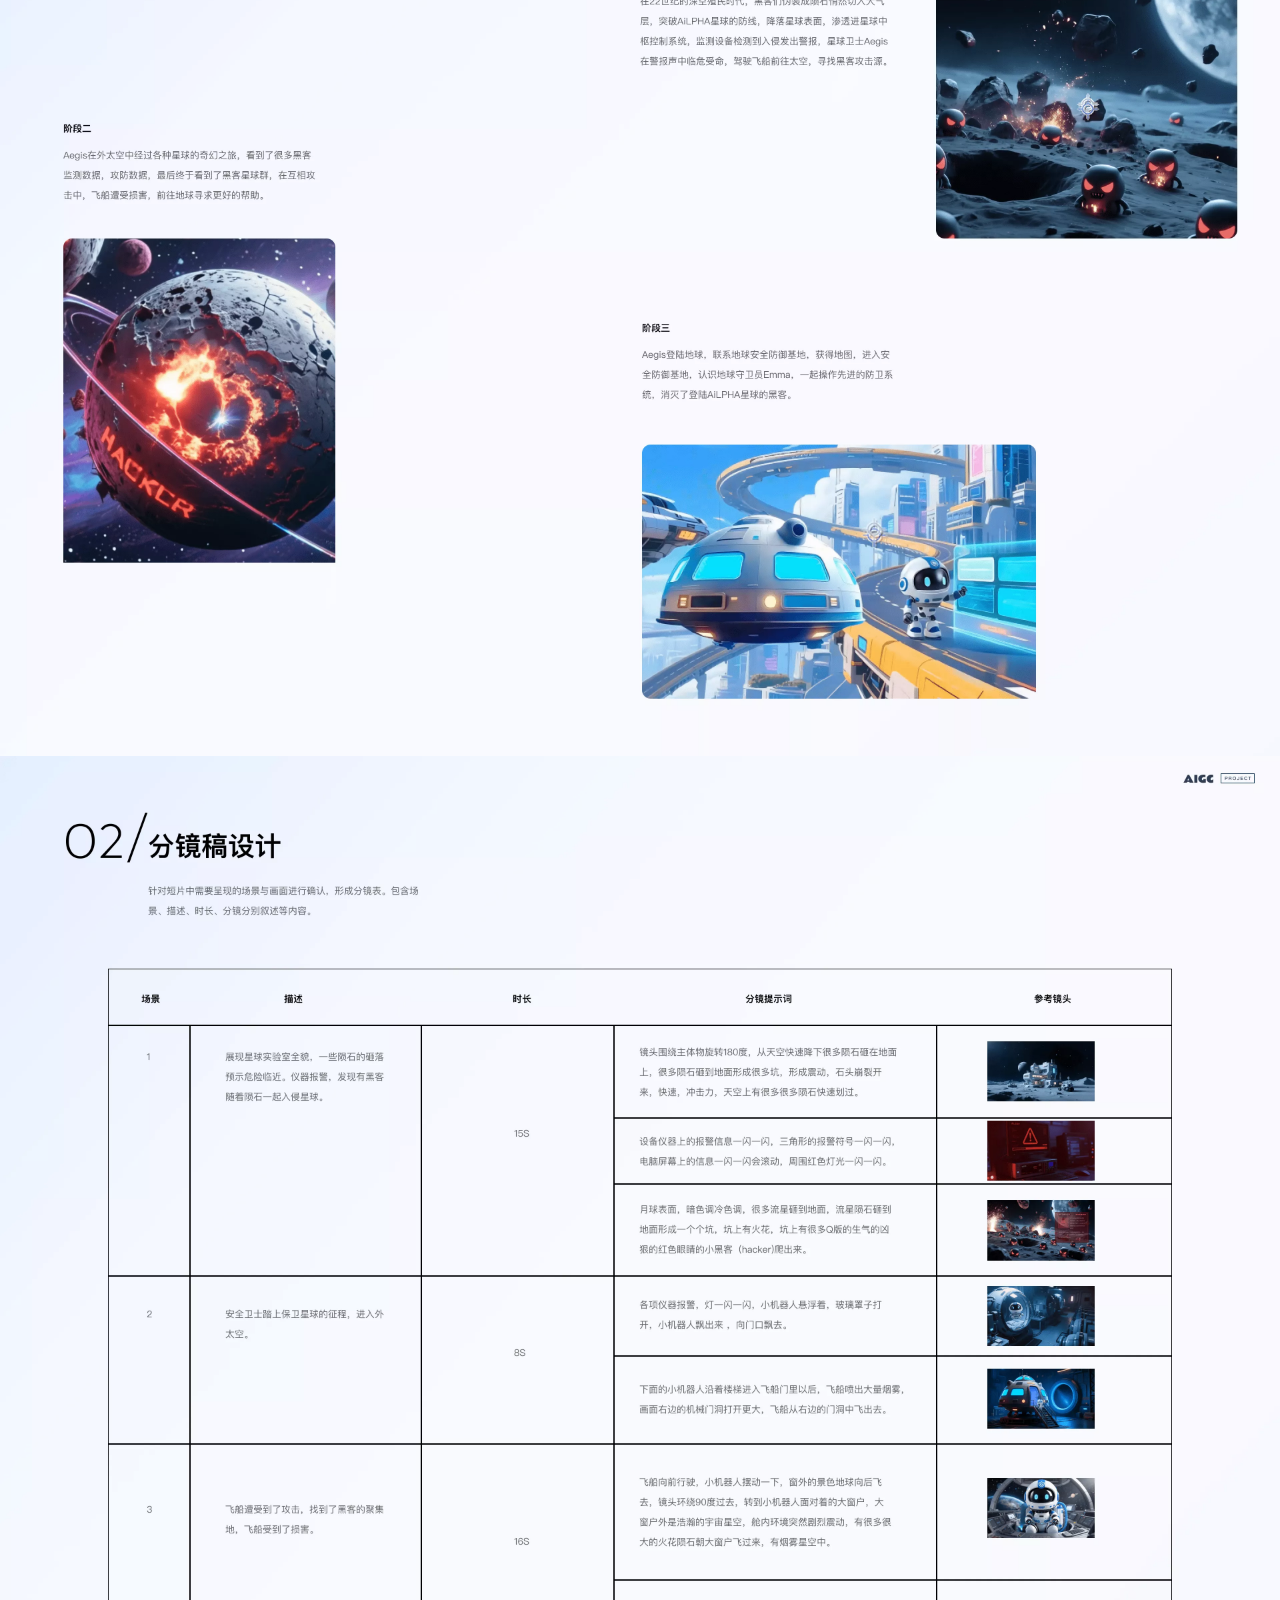
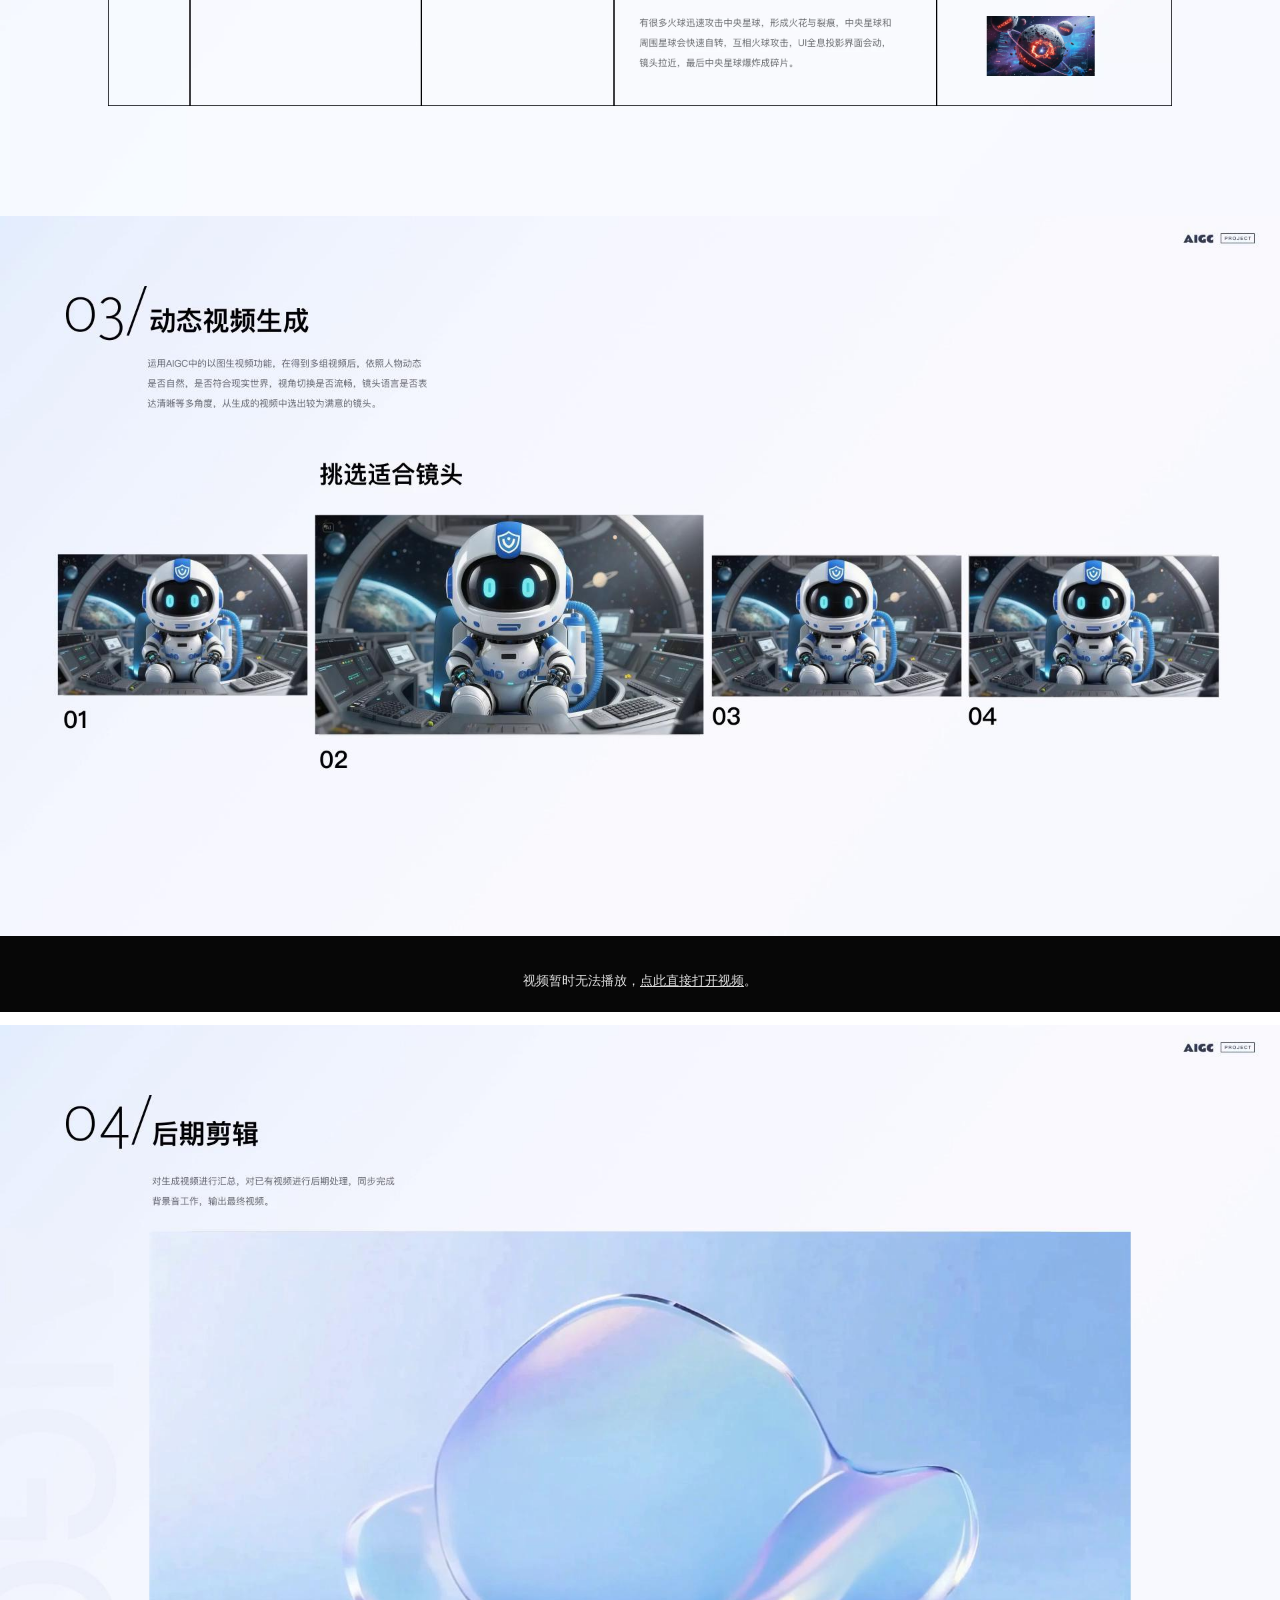
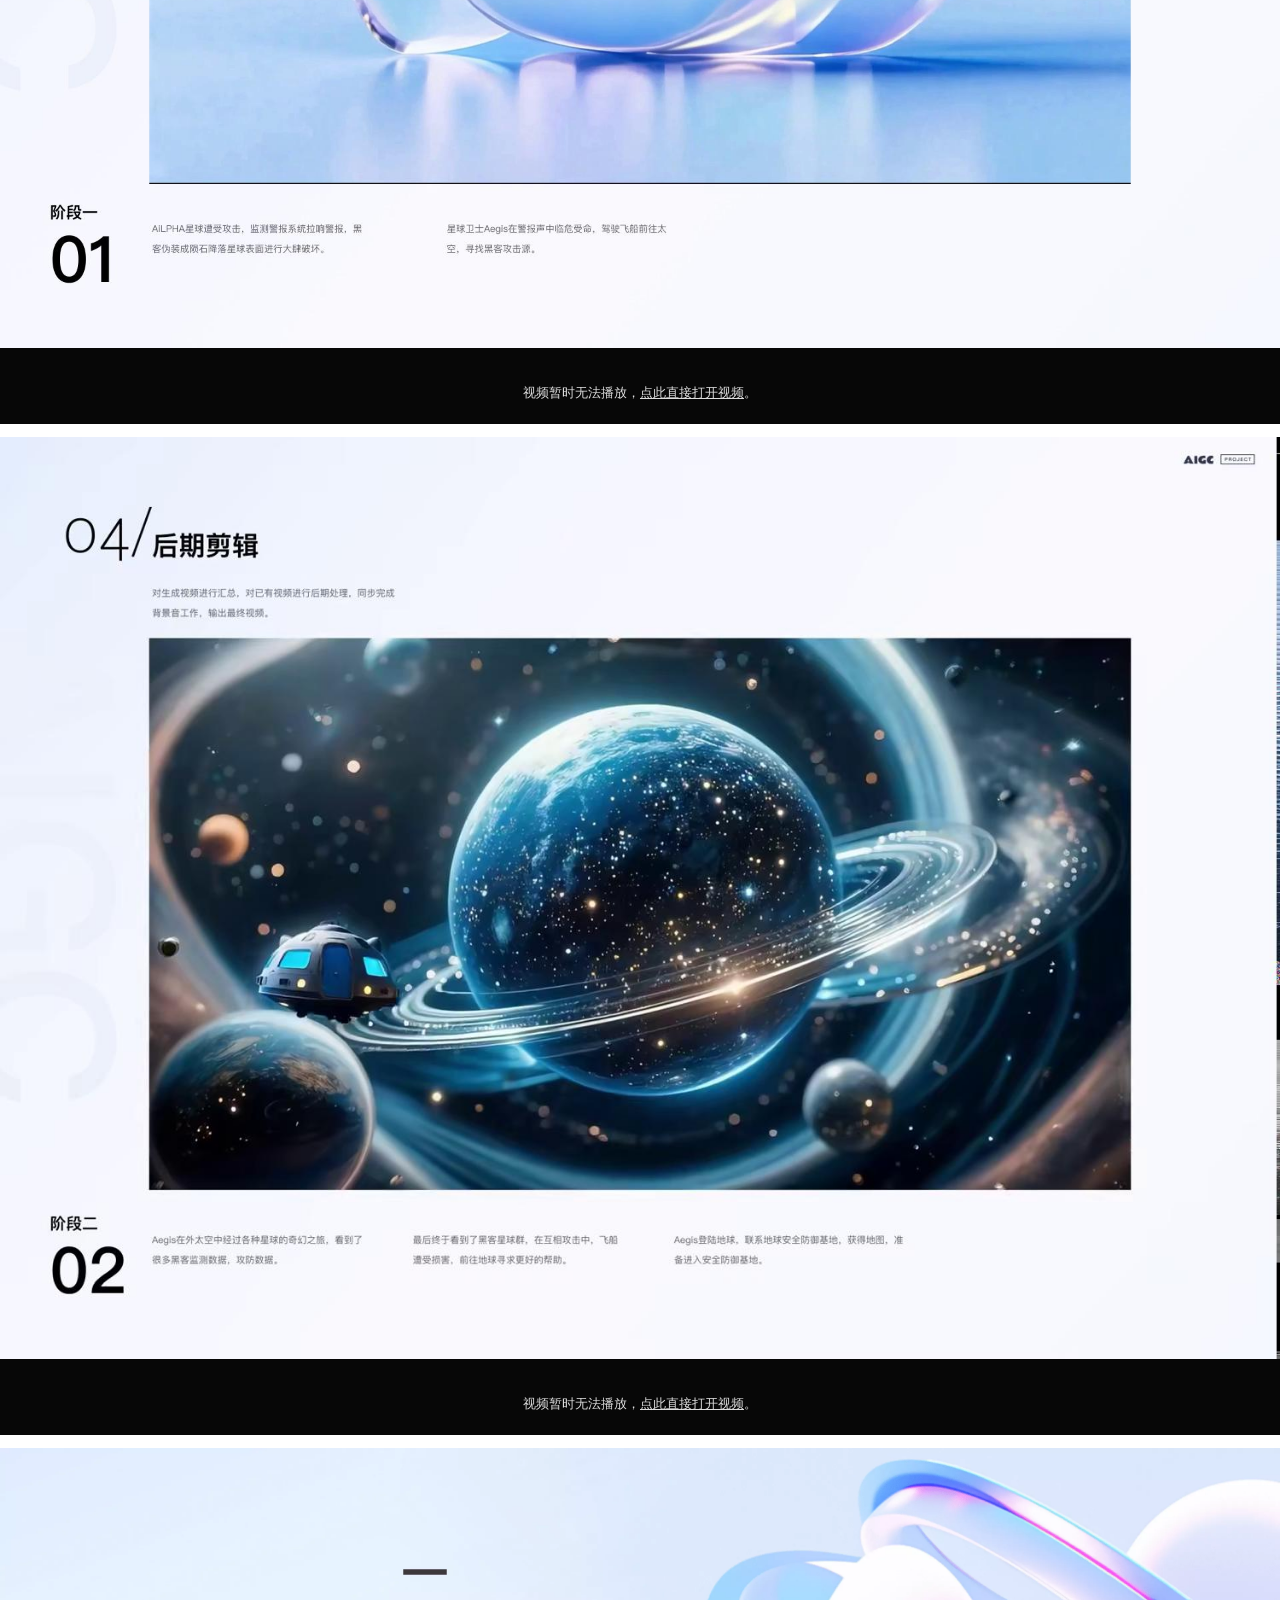
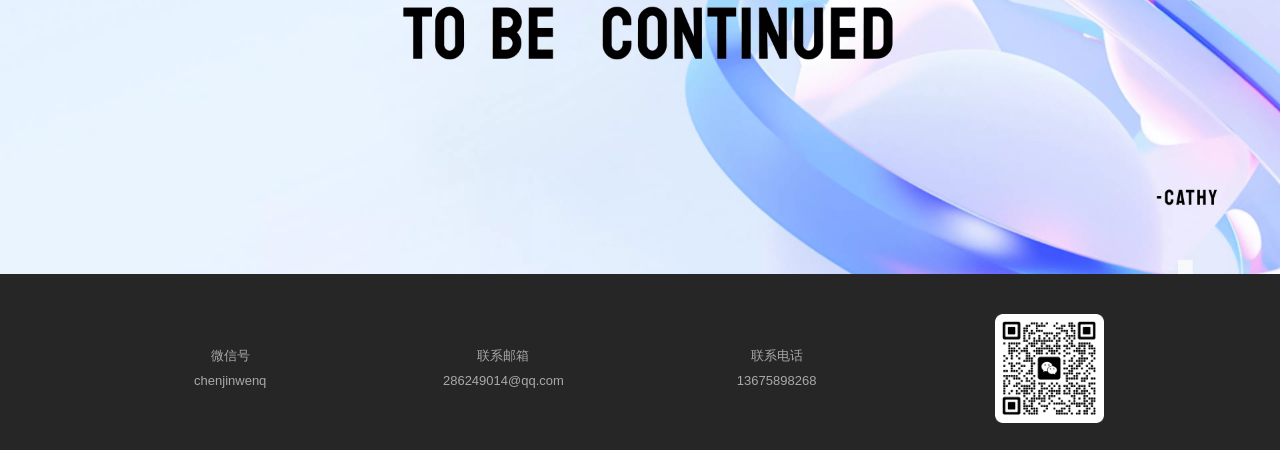
<file: aigc.html>
<!doctype html><html lang="zh-CN"><head><meta charset="utf-8"><meta name="viewport" content="width=device-width,initial-scale=1"><meta name="theme-color" content="#000000"><title>CATHY · AIGC短片 · 设计作品集</title><meta name="description" content="Cathy 的个人设计作品集，展示中后台系统、大屏可视化、AI 智能体、APP 小程序与 AIGC 短片作品。"><link rel="icon" href="favicon.svg" type="image/svg+xml"><link rel="stylesheet" href="style.css?v=20261107-8"></head><body id="top" data-current="107"><header><a class="brand" href="index.html" aria-label="Cathy 首页">CATHY</a><button class="menu-toggle" aria-label="展开导航" aria-expanded="false">☰</button><nav aria-label="主导航"><a href="index.html" data-page="home">首页</a><a href="systems.html" data-page="101">中后台系统</a><a href="visualization.html" data-page="103">大屏可视化</a><a href="ai-agents.html" data-page="109">AI智能体</a><a href="apps.html" data-page="108">APP小程序</a><a href="aigc.html" data-page="107">AIGC短片</a><a href="about.html" data-page="106">关于我</a></nav></header><main class="page-107"><section class="video-panel" style="--original-pc-width:-100.0%;--original-mobi-width:-100.0%;"><video src="assets/1e923b67362c545ab6.mp4" poster="assets/7c383fad1bc8c6c942.jpg"  aria-label="作品演示视频" autoplay muted loop playsinline webkit-playsinline preload="metadata">你的浏览器暂不支持视频播放。<a href="assets/1e923b67362c545ab6.mp4">打开视频</a></video></section><section class="image-panel"><img src="assets/2a8be4a1f8c3fff808.webp" alt="AIGC短片 · 作品展示 2" loading="lazy" decoding="async"><button class="zoom" aria-label="放大查看作品图片">↗</button></section><section class="image-panel"><img src="assets/06640e6e28a426fda3.webp" alt="AIGC短片 · 作品展示 3" loading="lazy" decoding="async"><button class="zoom" aria-label="放大查看作品图片">↗</button></section><section class="image-panel"><img src="assets/1bb014b3b95e00f8ac.webp" alt="AIGC短片 · 作品展示 4" loading="lazy" decoding="async"><button class="zoom" aria-label="放大查看作品图片">↗</button></section><section class="image-panel"><img src="assets/b539e8efbbb566c8c0.webp" alt="AIGC短片 · 作品展示 5" loading="lazy" decoding="async"><button class="zoom" aria-label="放大查看作品图片">↗</button></section><section class="image-panel"><img src="assets/7a1568cbef9aefc93a.webp" alt="AIGC短片 · 作品展示 6" loading="lazy" decoding="async"><button class="zoom" aria-label="放大查看作品图片">↗</button></section><section class="video-panel" style="--original-pc-width:-100.0%;--original-mobi-width:-100.0%;"><video src="assets/0f457a4aaa540a898b.mp4" poster="assets/160510c2a71f399c4f.jpg"  aria-label="作品演示视频" autoplay muted loop playsinline webkit-playsinline preload="metadata">你的浏览器暂不支持视频播放。<a href="assets/0f457a4aaa540a898b.mp4">打开视频</a></video></section><section class="video-panel" style="--original-pc-width:-100.0%;--original-mobi-width:-100.0%;"><video src="assets/f264831a03981ca0cf.mp4" poster="assets/4197f617448e259a7c.jpg"  aria-label="作品演示视频" autoplay muted loop playsinline webkit-playsinline preload="metadata">你的浏览器暂不支持视频播放。<a href="assets/f264831a03981ca0cf.mp4">打开视频</a></video></section><section class="video-panel" style="--original-pc-width:-100.0%;--original-mobi-width:-100.0%;"><video src="assets/55cfaeda0a41fcf67c.mp4" poster="assets/6e79d70b7303322e86.jpg"  aria-label="作品演示视频" autoplay muted loop playsinline webkit-playsinline preload="metadata">你的浏览器暂不支持视频播放。<a href="assets/55cfaeda0a41fcf67c.mp4">打开视频</a></video></section><section class="image-panel"><img src="assets/77165a6cc3e4391fb3.webp" alt="AIGC短片 · 作品展示 10" loading="lazy" decoding="async"><button class="zoom" aria-label="放大查看作品图片">↗</button></section></main><footer id="contact"><div class="contact-wrap"><div class="footer-name">CATHY<span>DESIGN PORTFOLIO</span></div><div class="contact-item"><small>微信号</small><span>chenjinwenq</span></div><div class="contact-item"><small>联系邮箱</small><a href="mailto:286249014@qq.com">286249014@qq.com</a></div><div class="contact-item"><small>联系电话</small><a href="tel:13675898268">13675898268</a></div><img class="qr" src="assets/c895afeb36bafd832a.webp" alt="微信二维码" loading="lazy"></div><div class="footer-line"><span>© CATHY · 个人设计作品集</span><a href="#top">回到顶部 ↑</a></div></footer><dialog id="lightbox"><button class="close" aria-label="关闭图片预览">×</button><img alt="放大作品"><p>滑动查看完整图片 · 按 Esc 关闭</p></dialog><script src="app.js?v=20261107-8"></script></body></html>
</file>
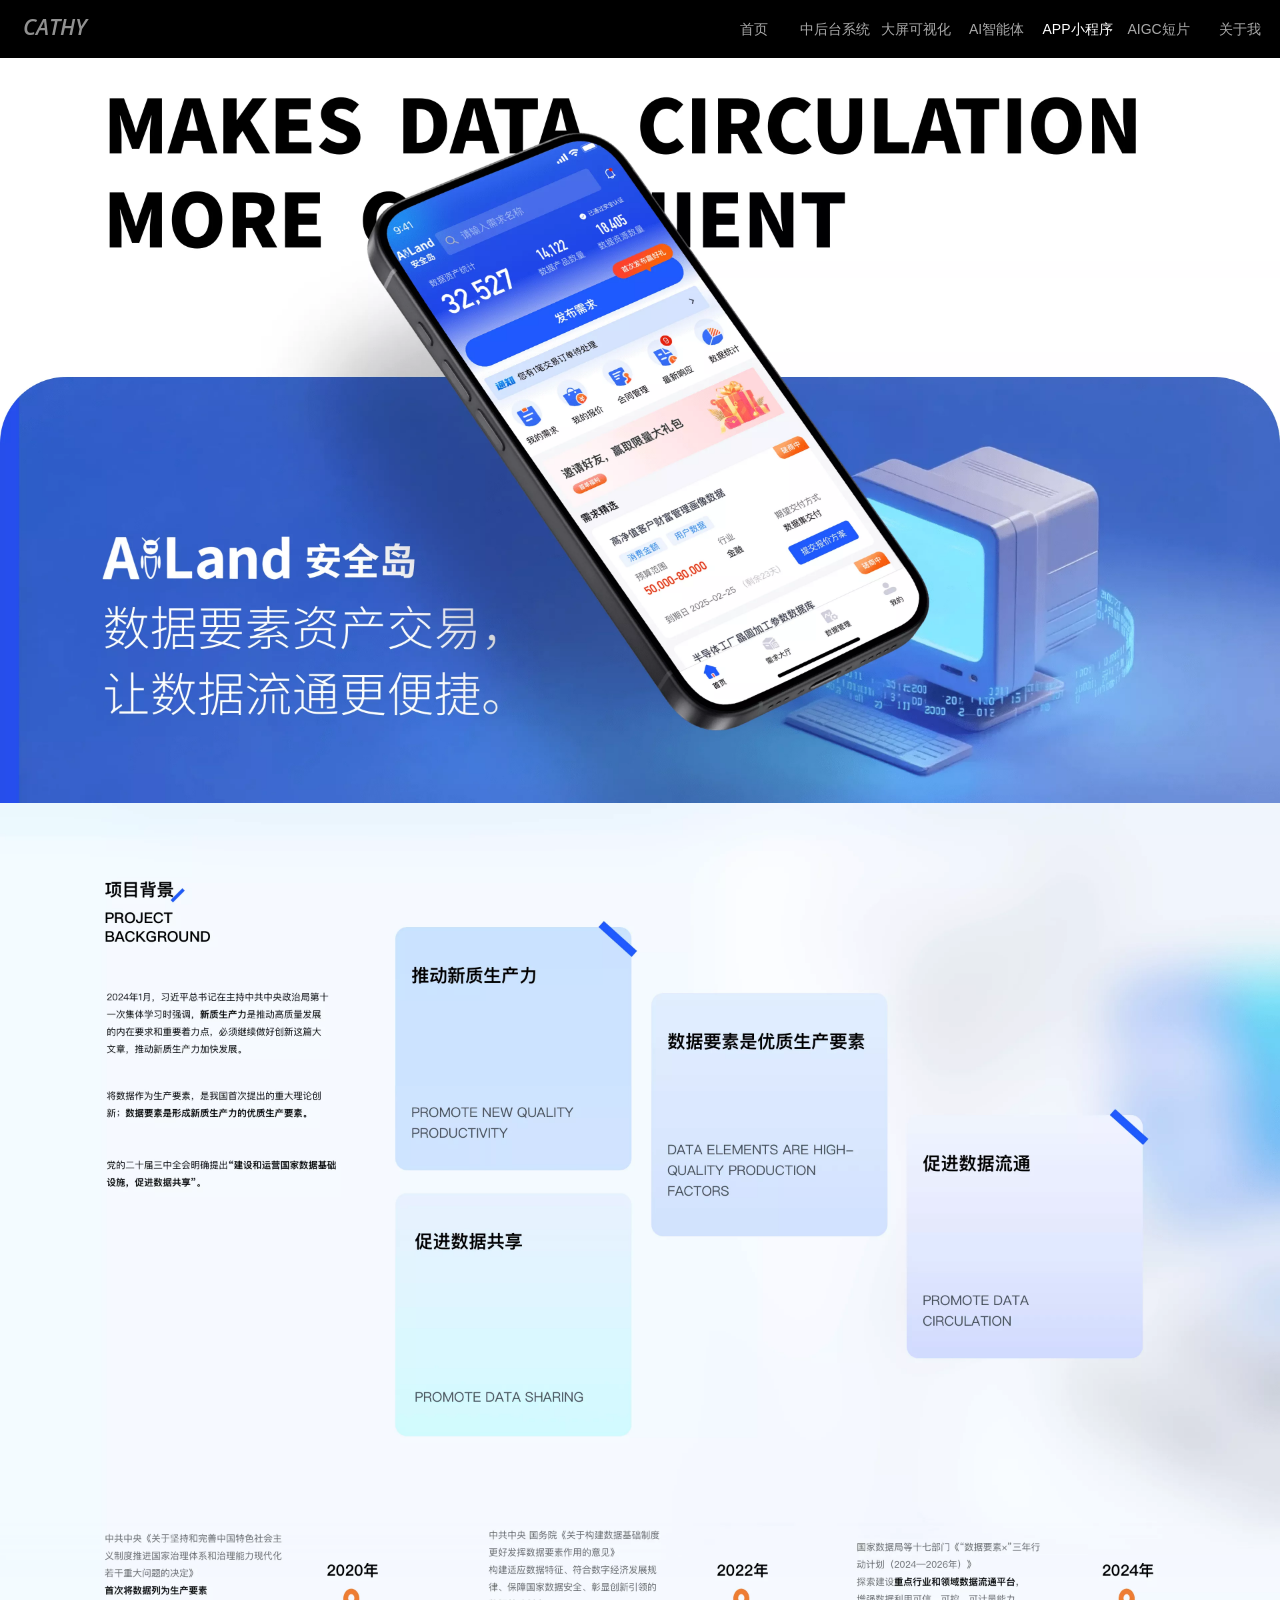
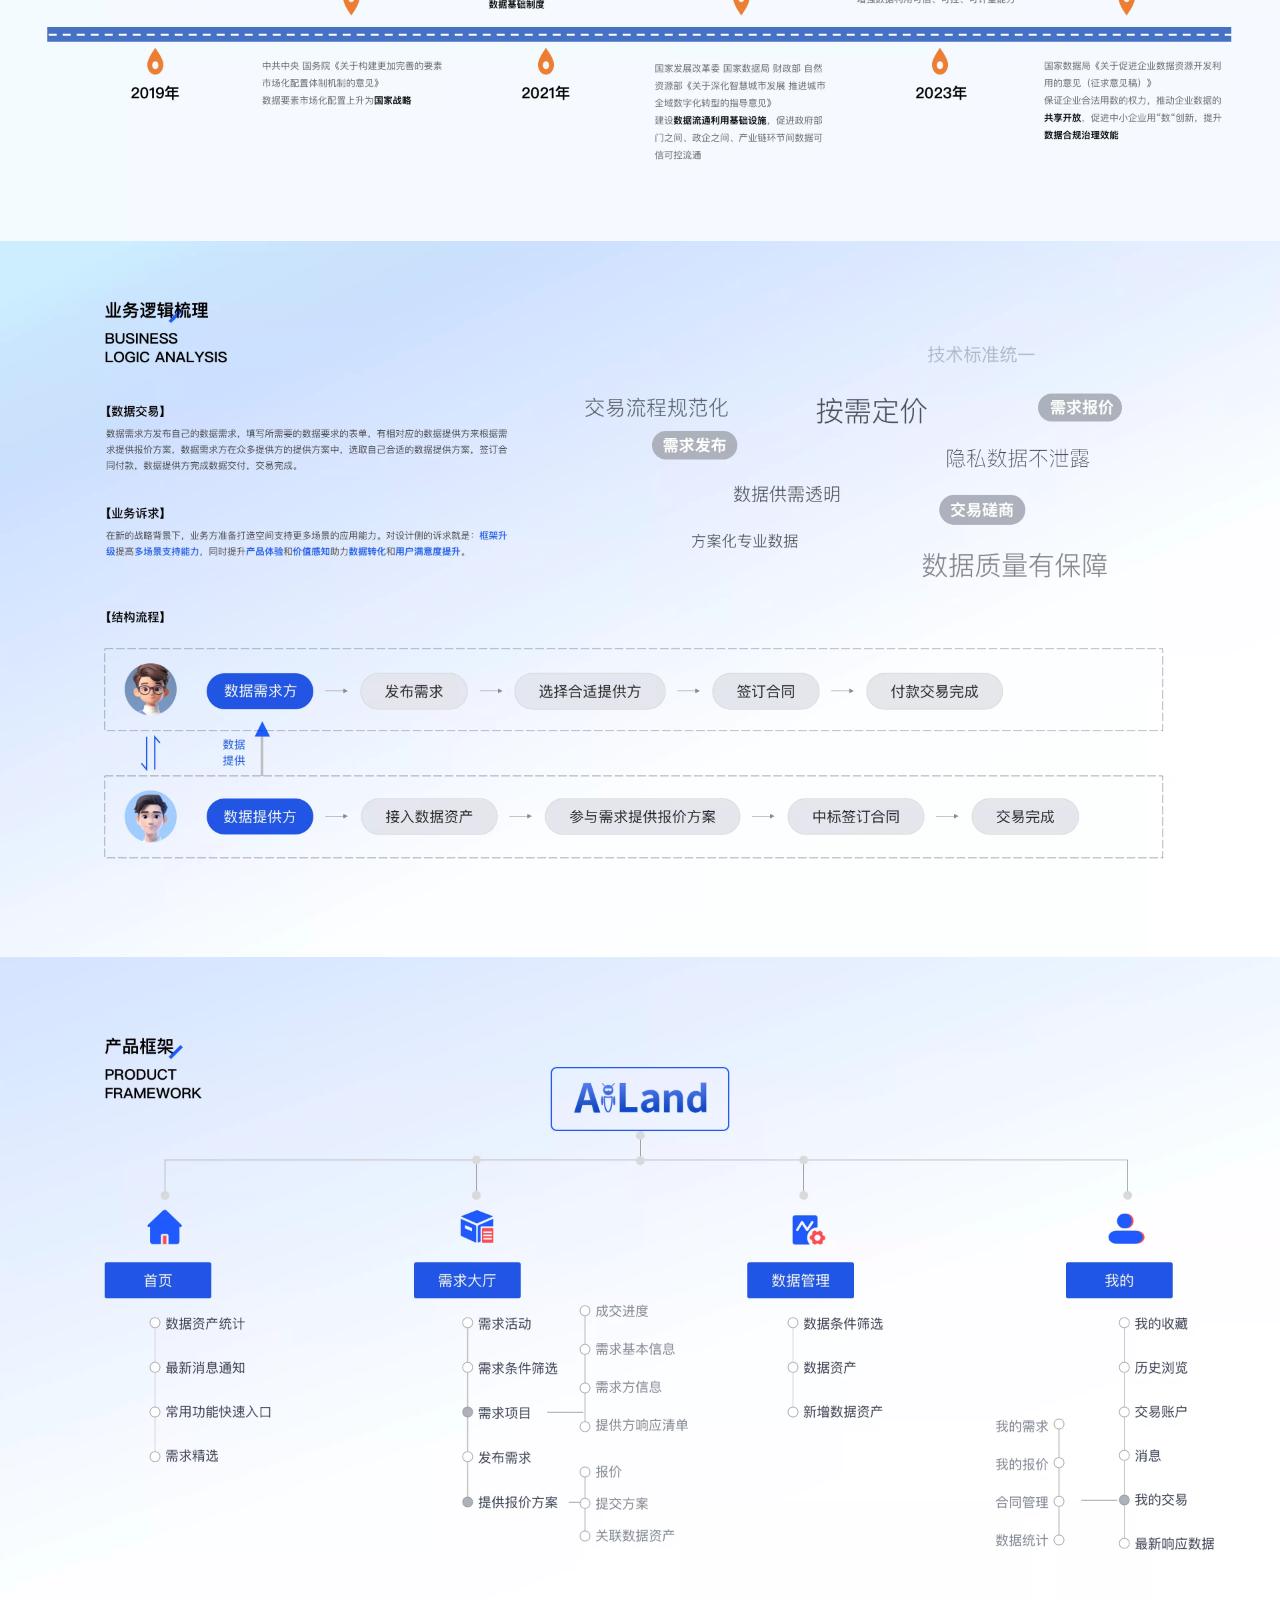
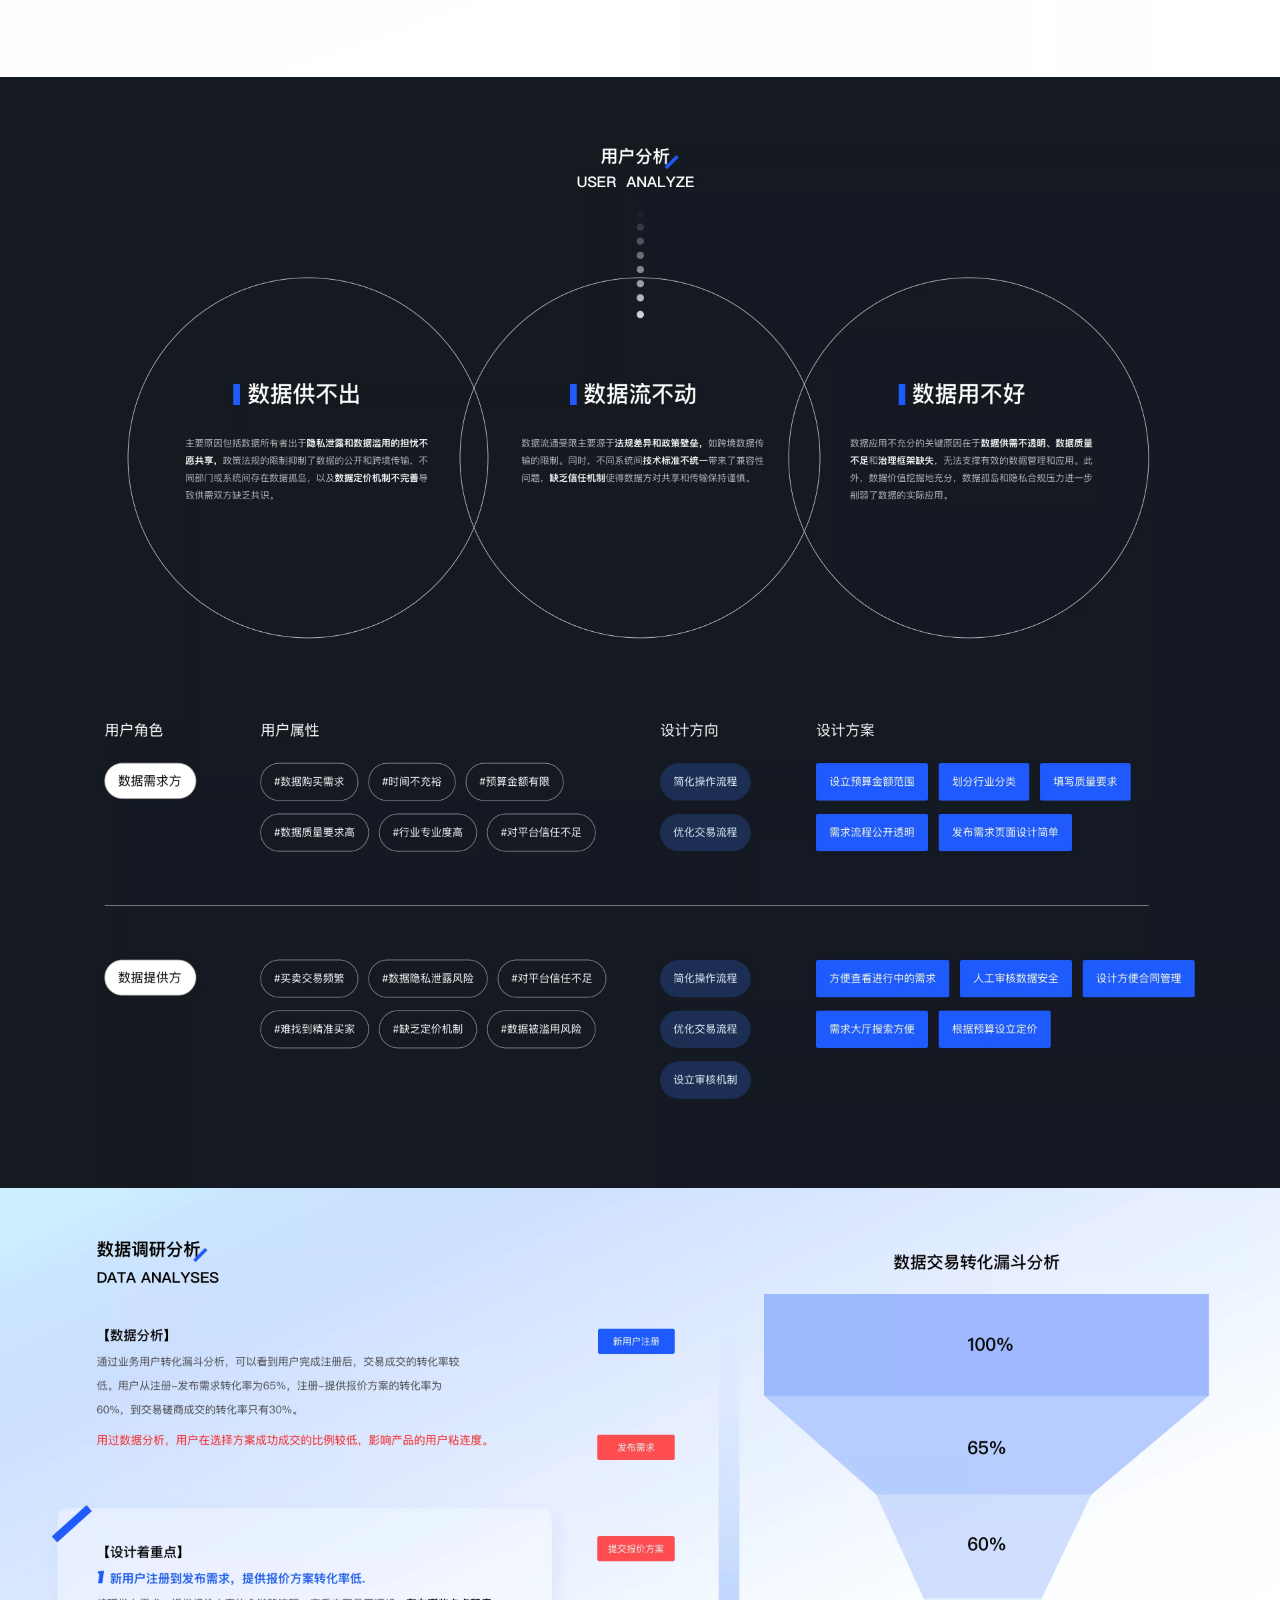
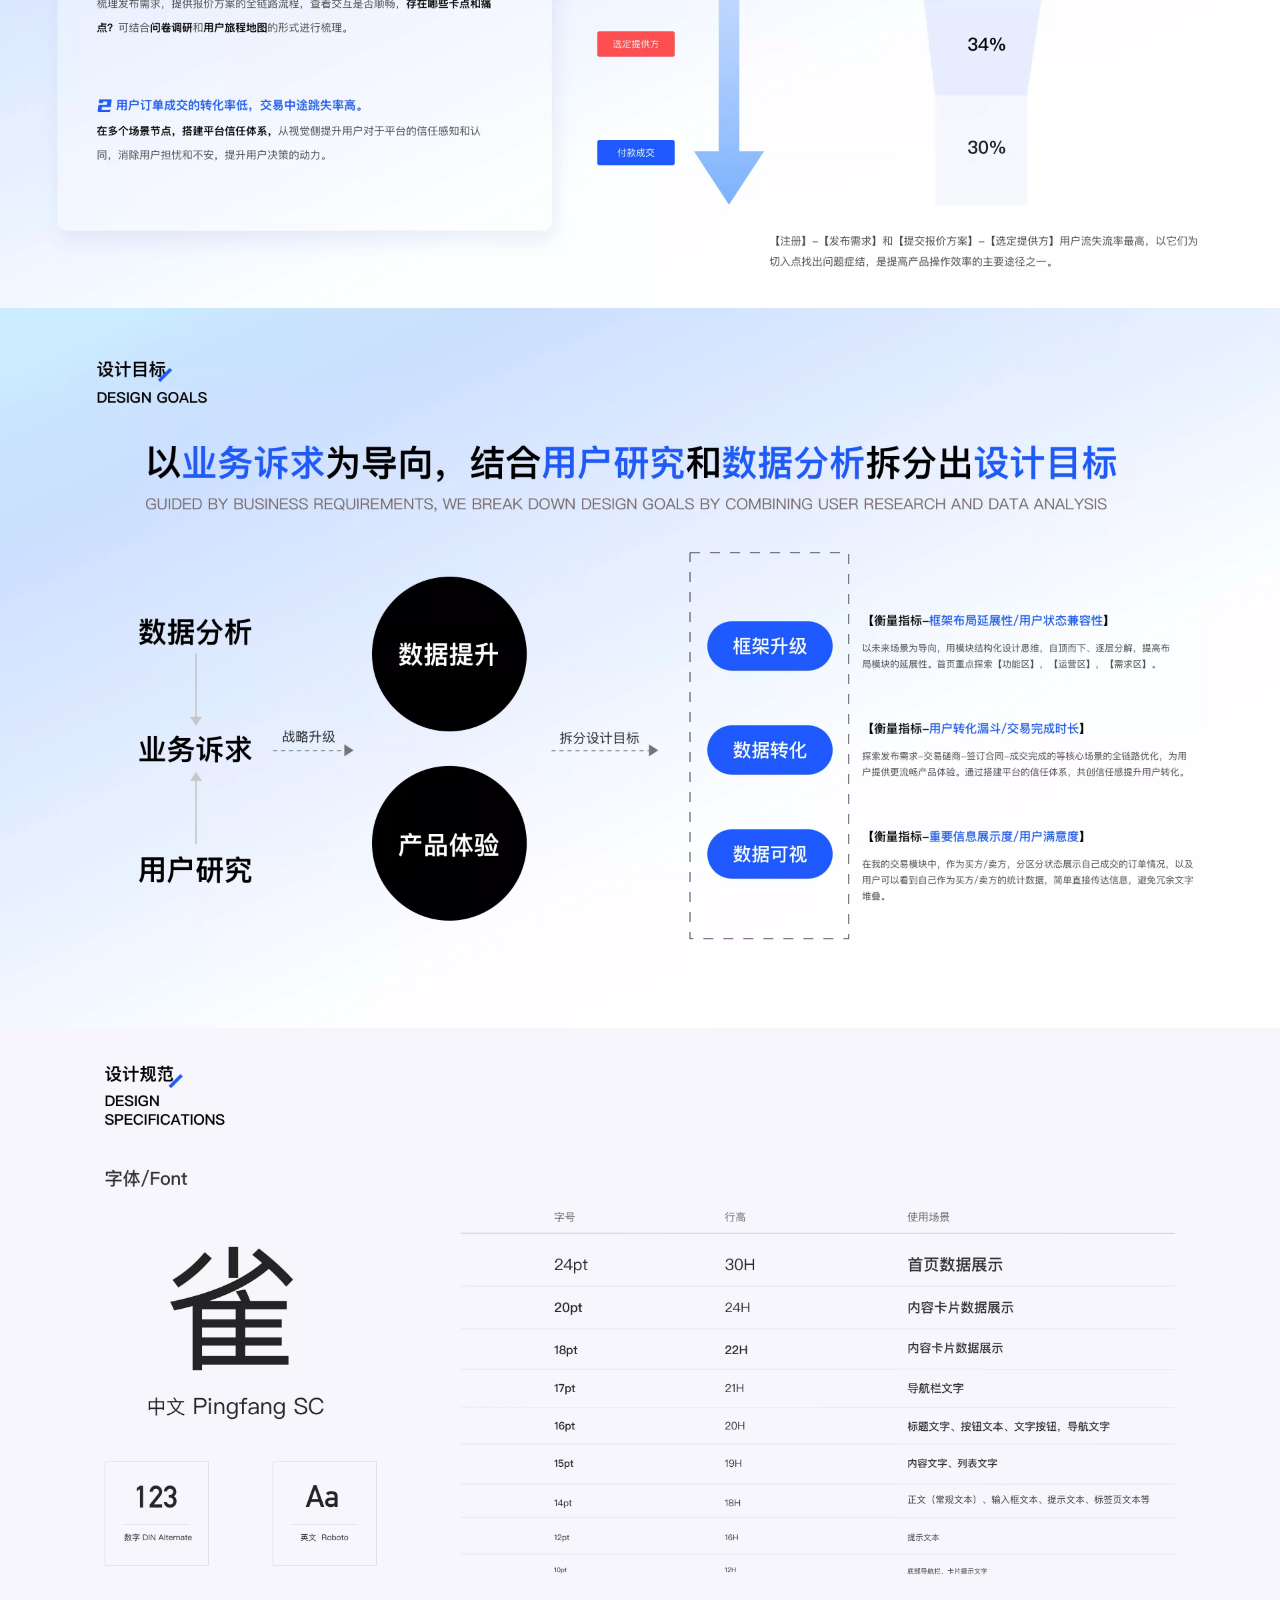
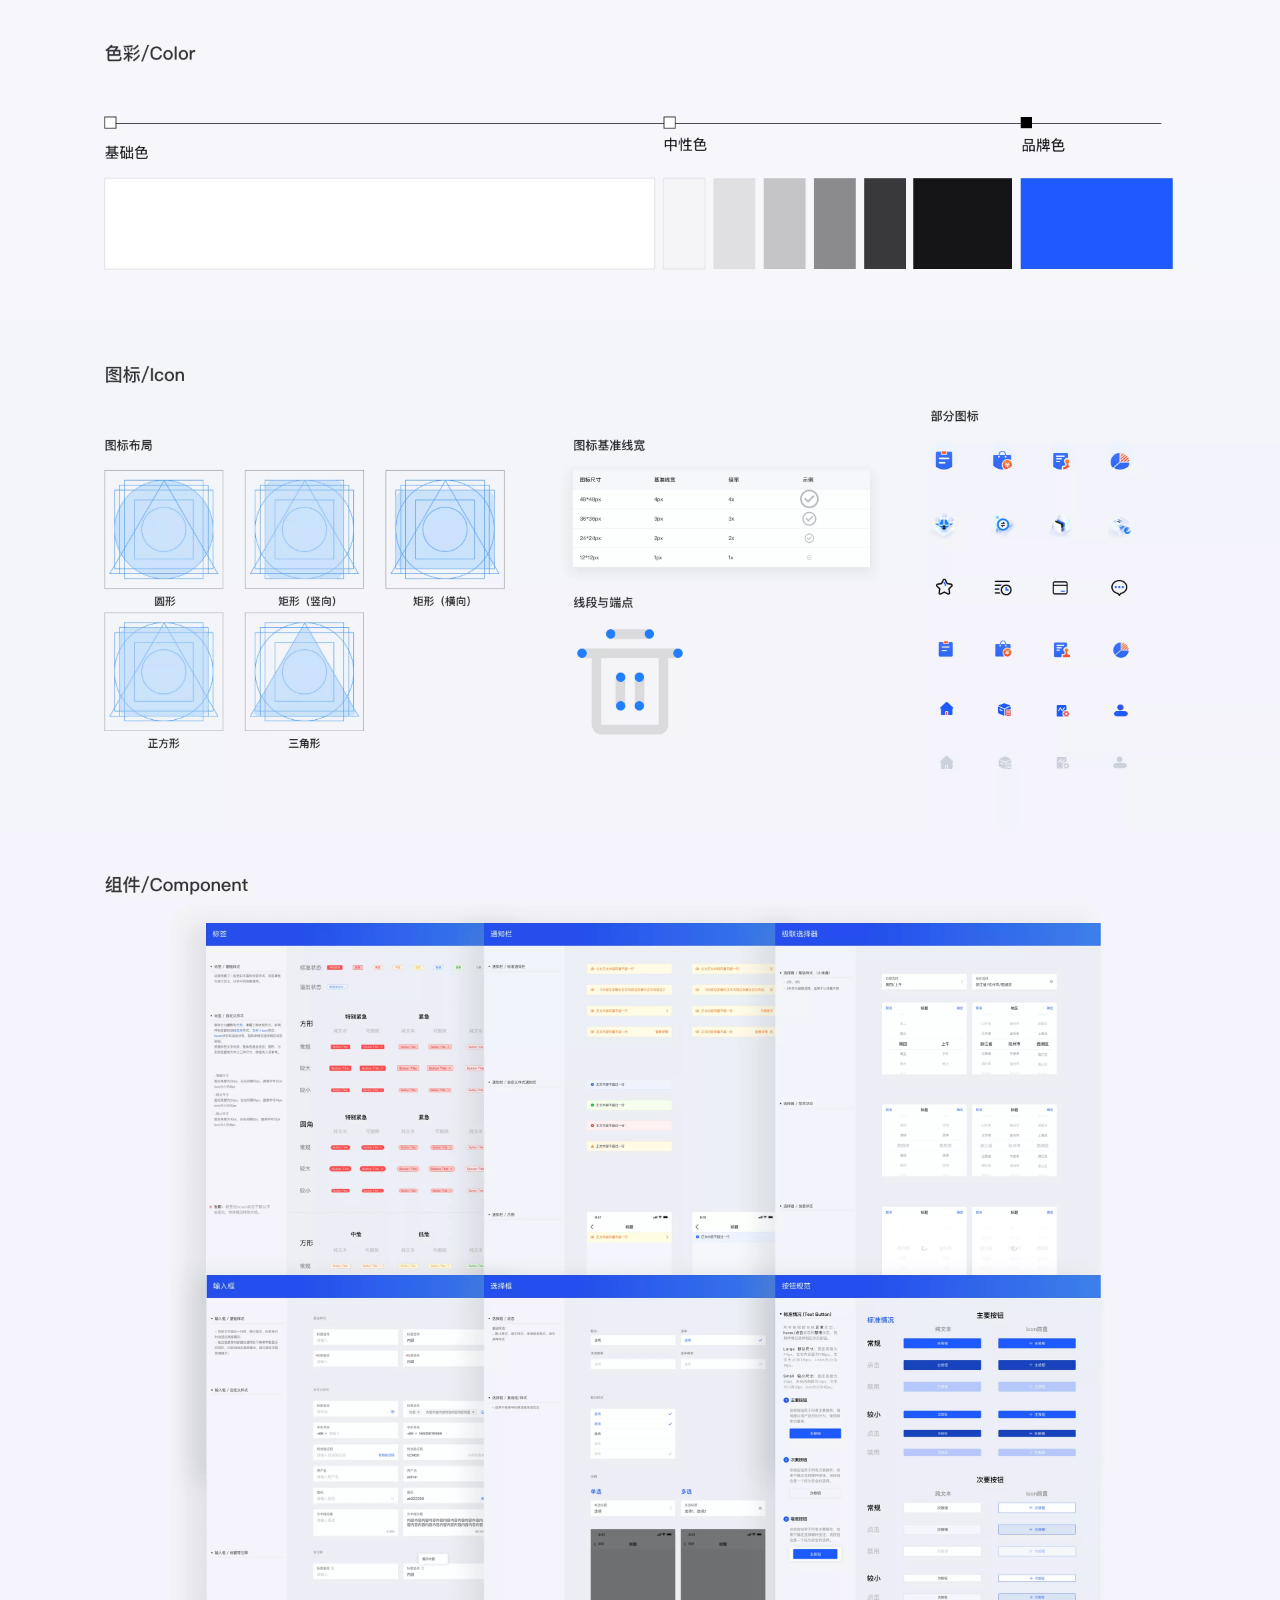
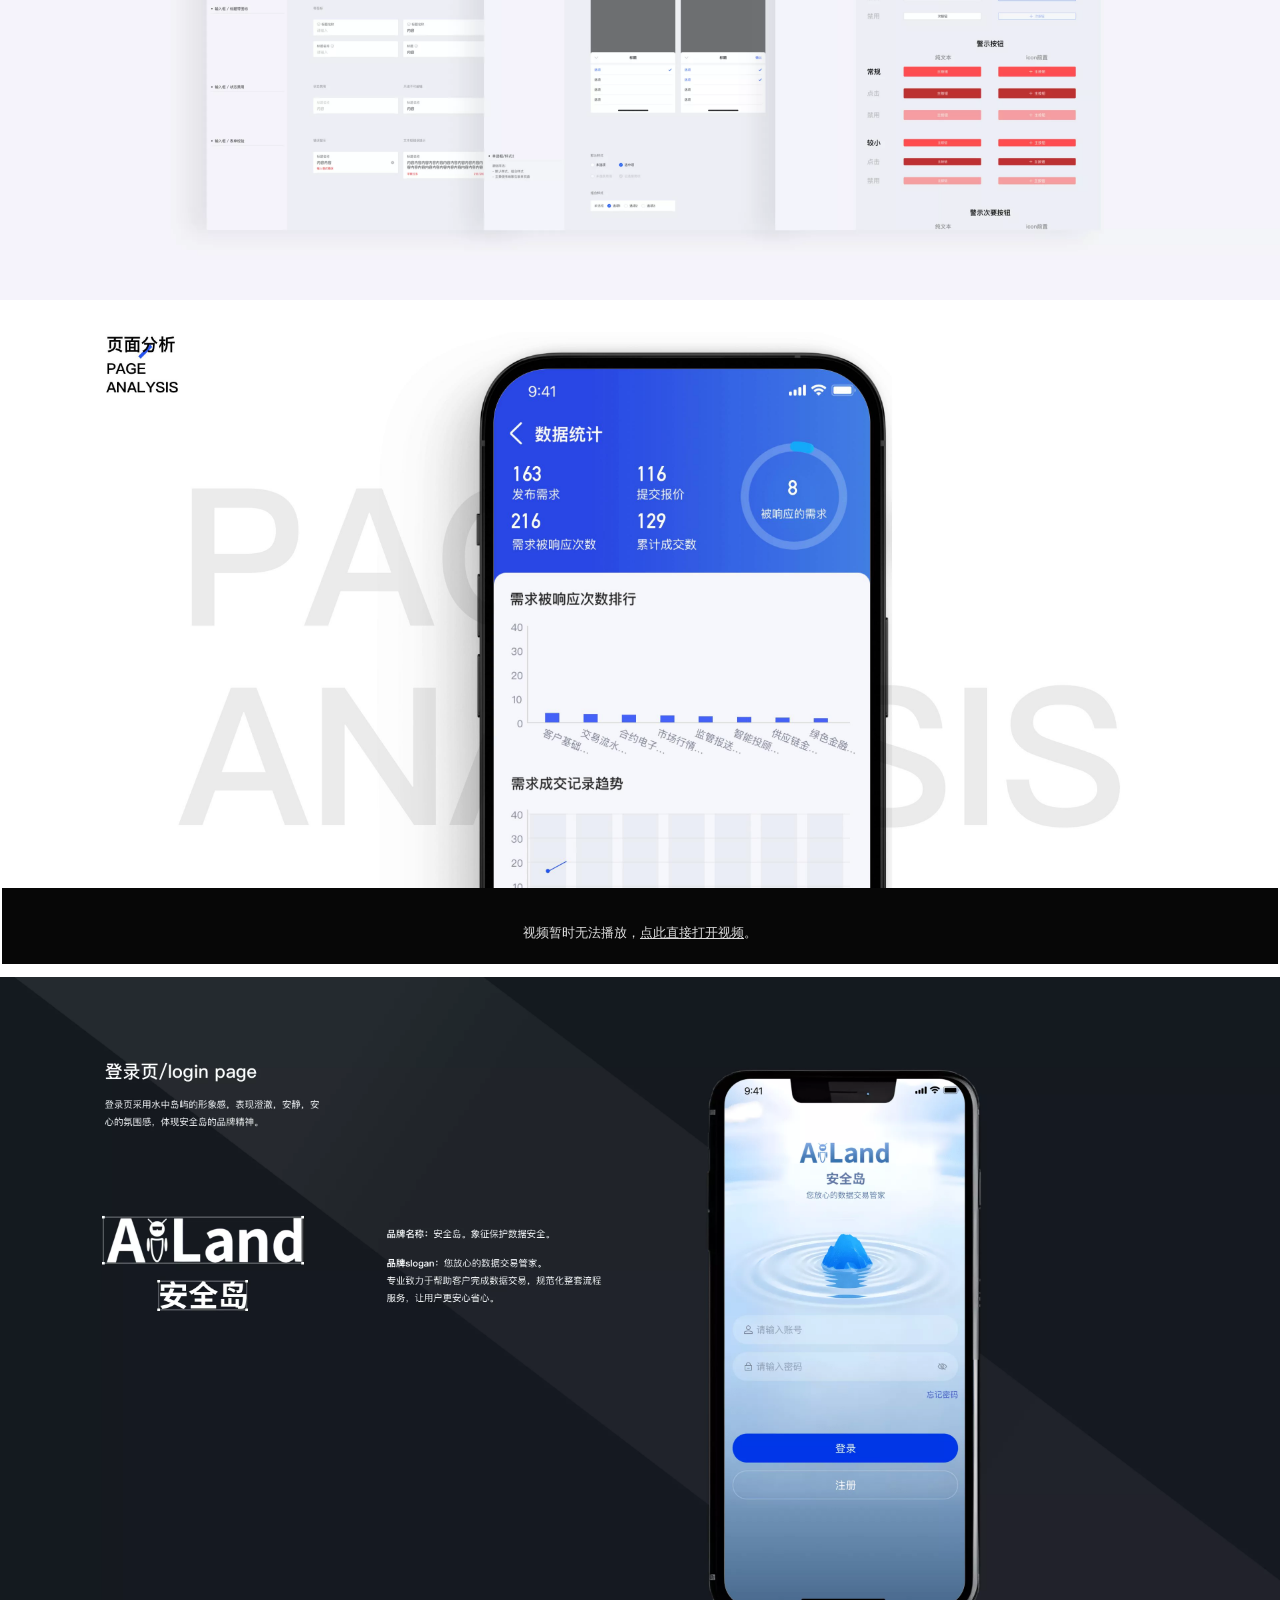
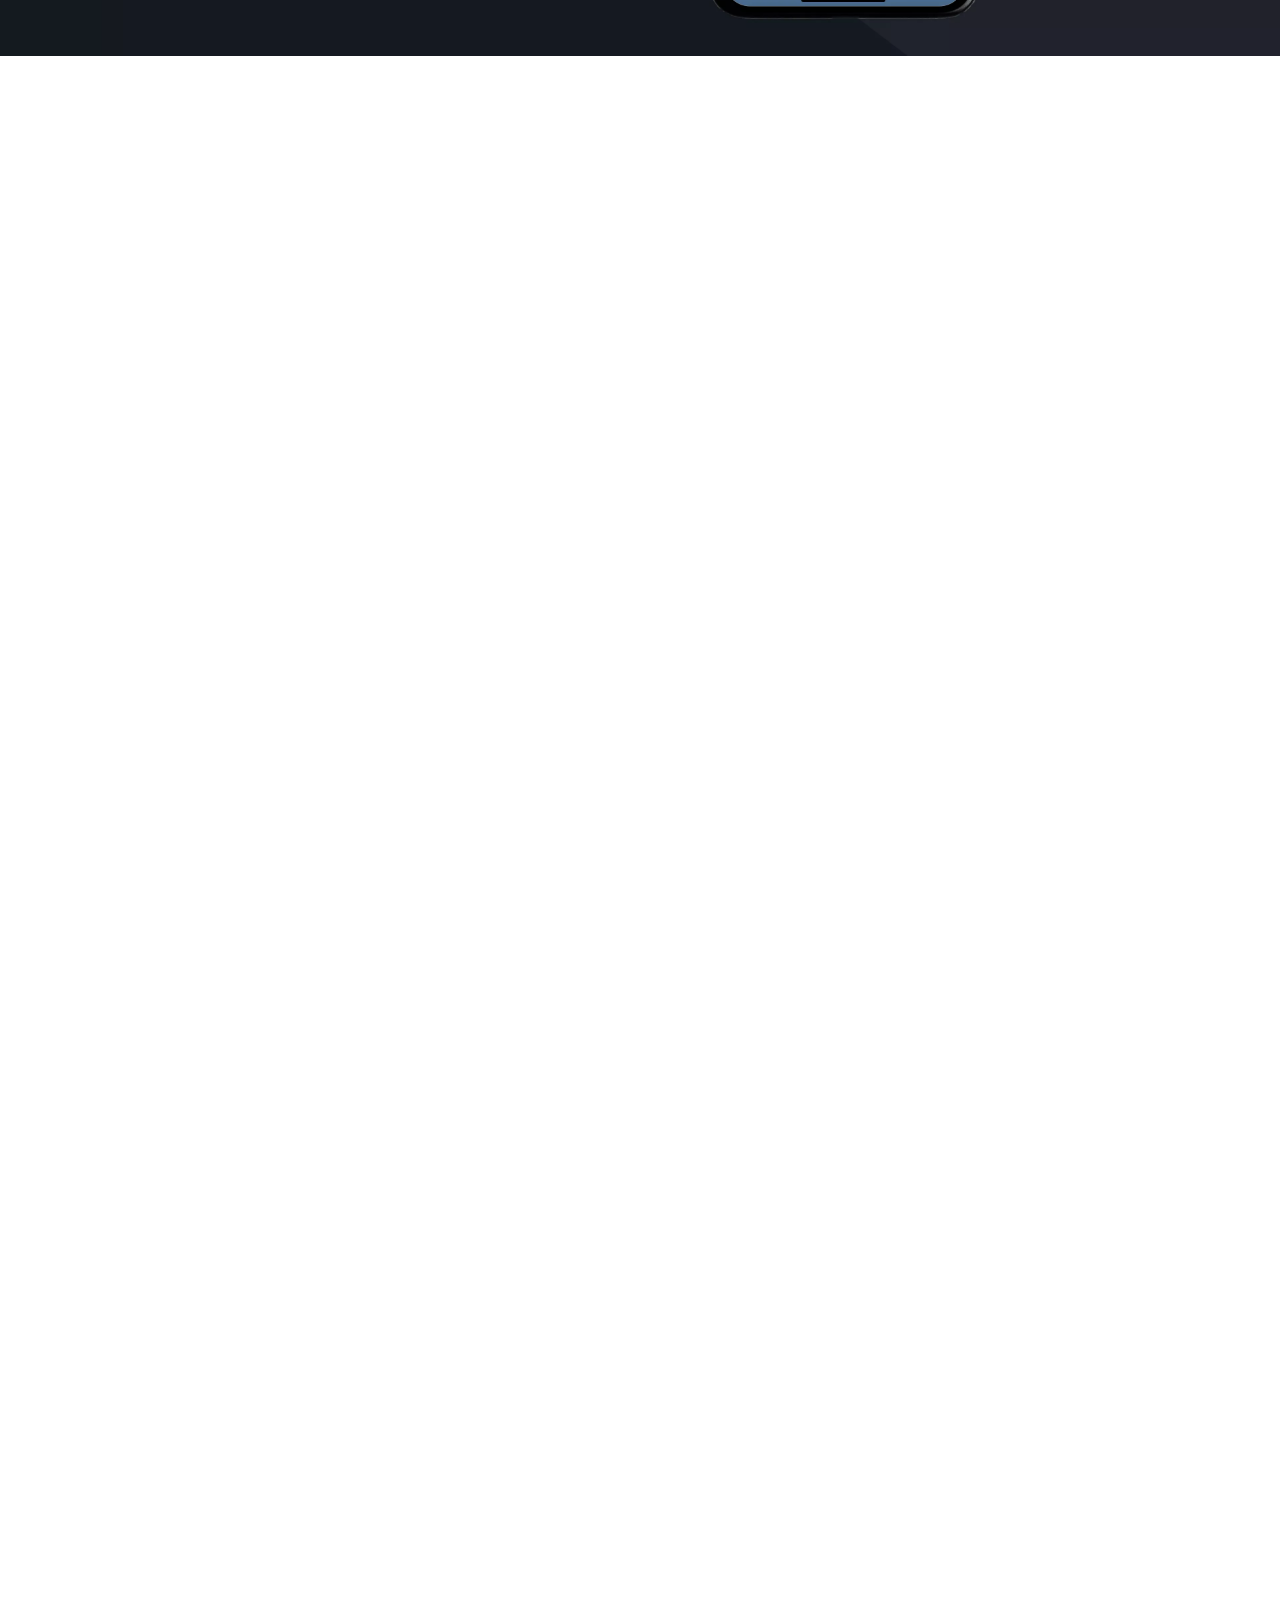
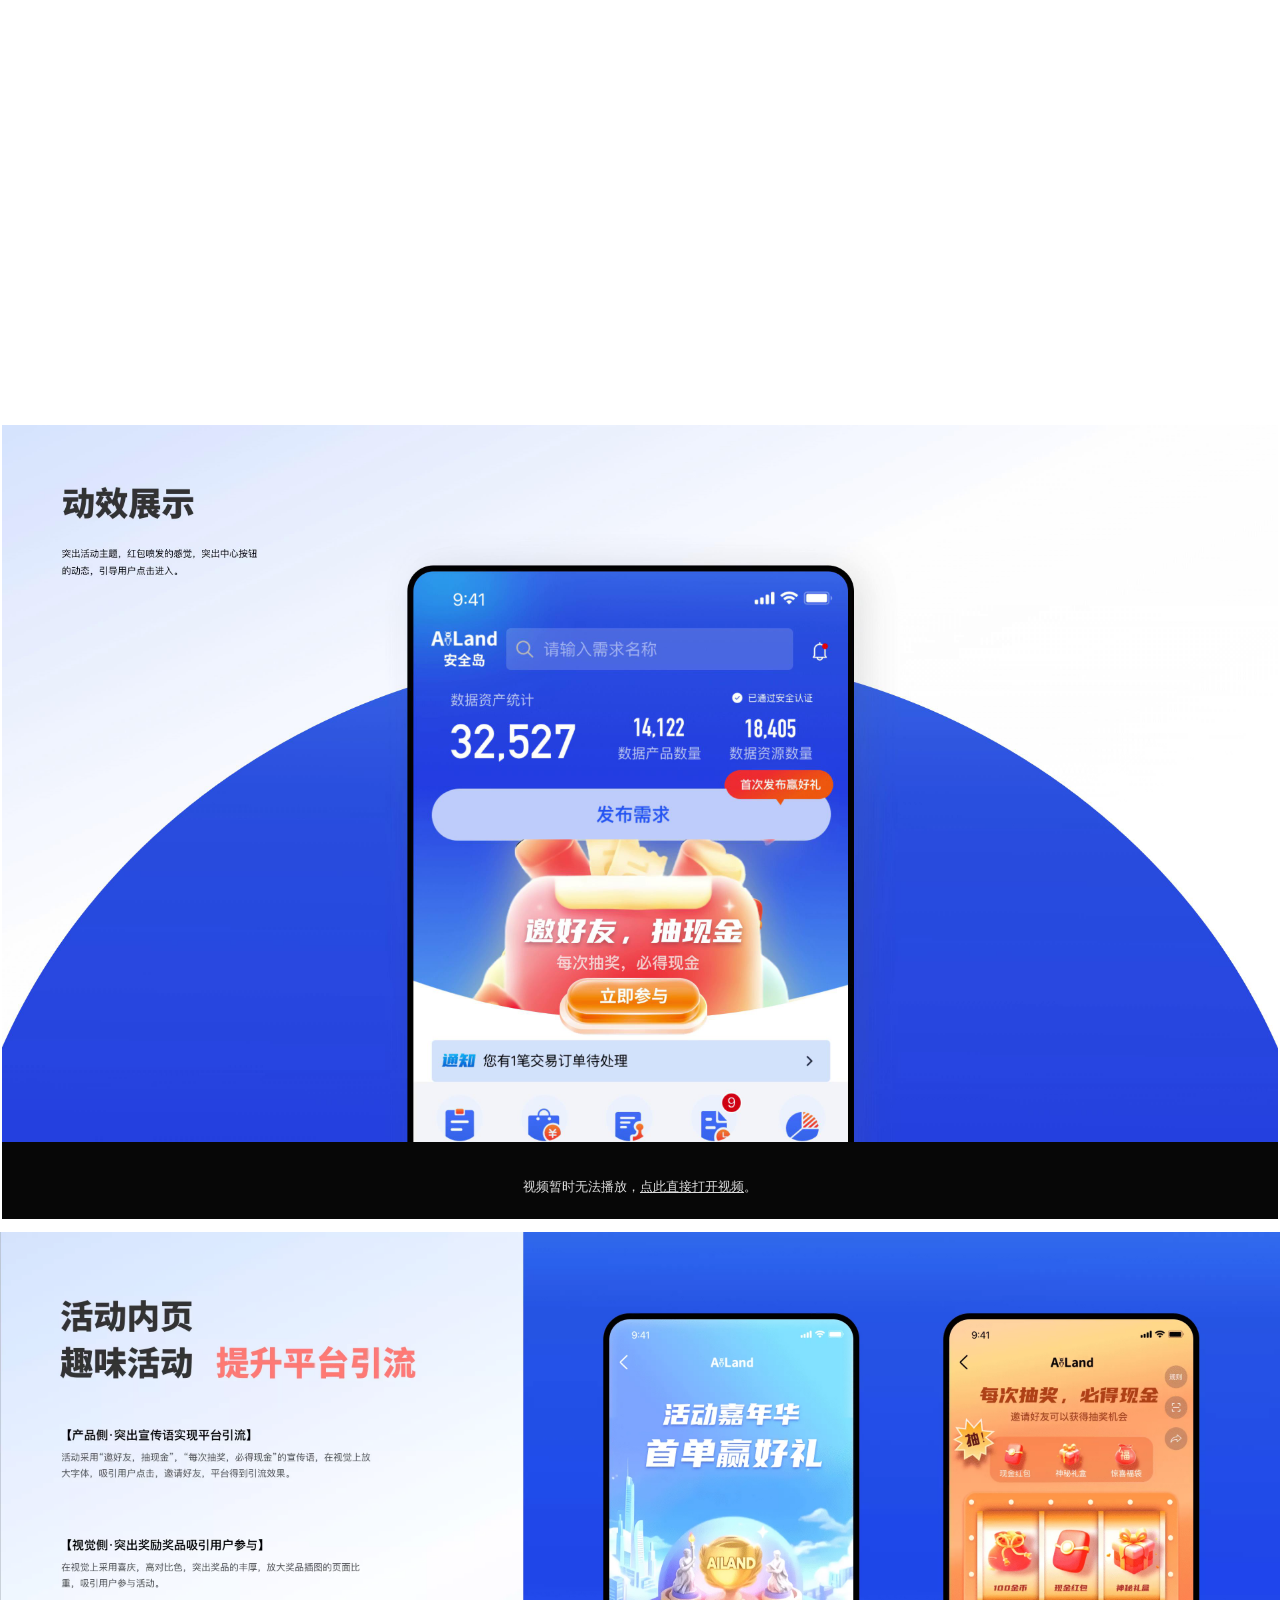
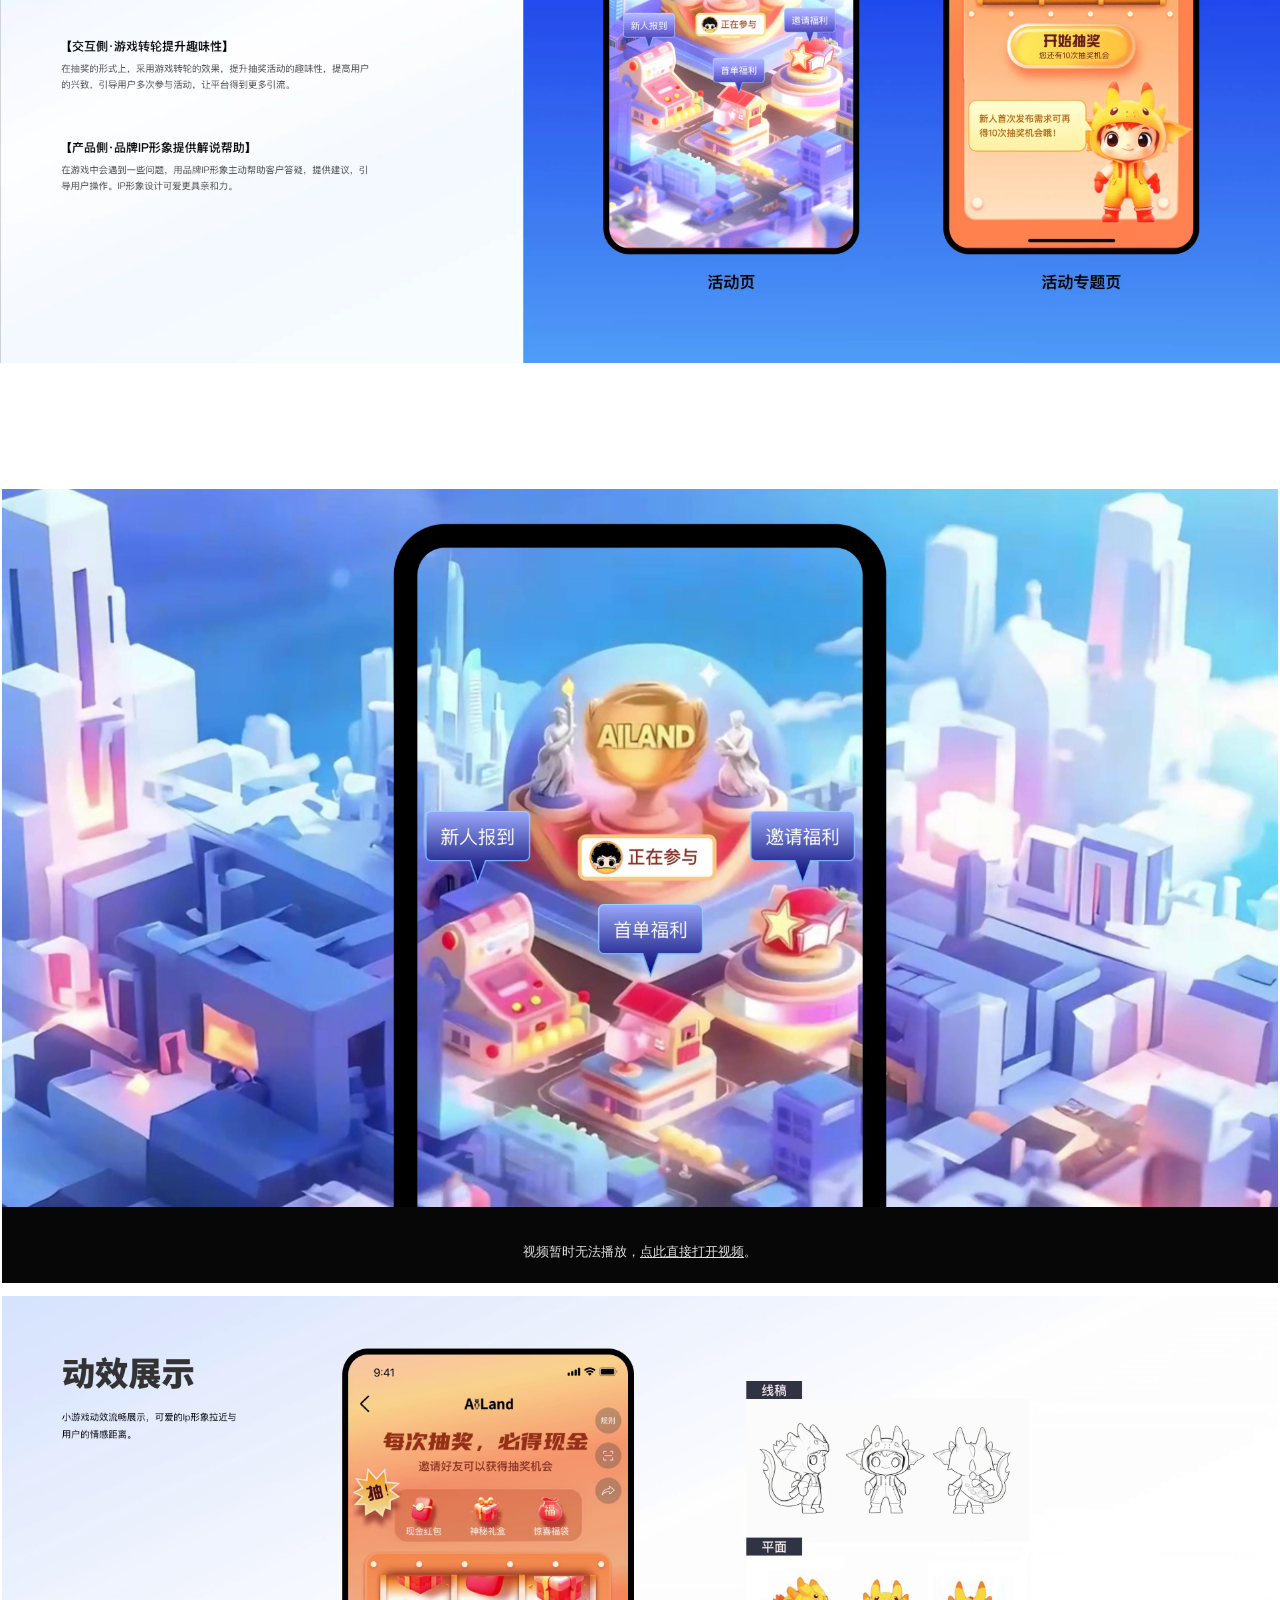
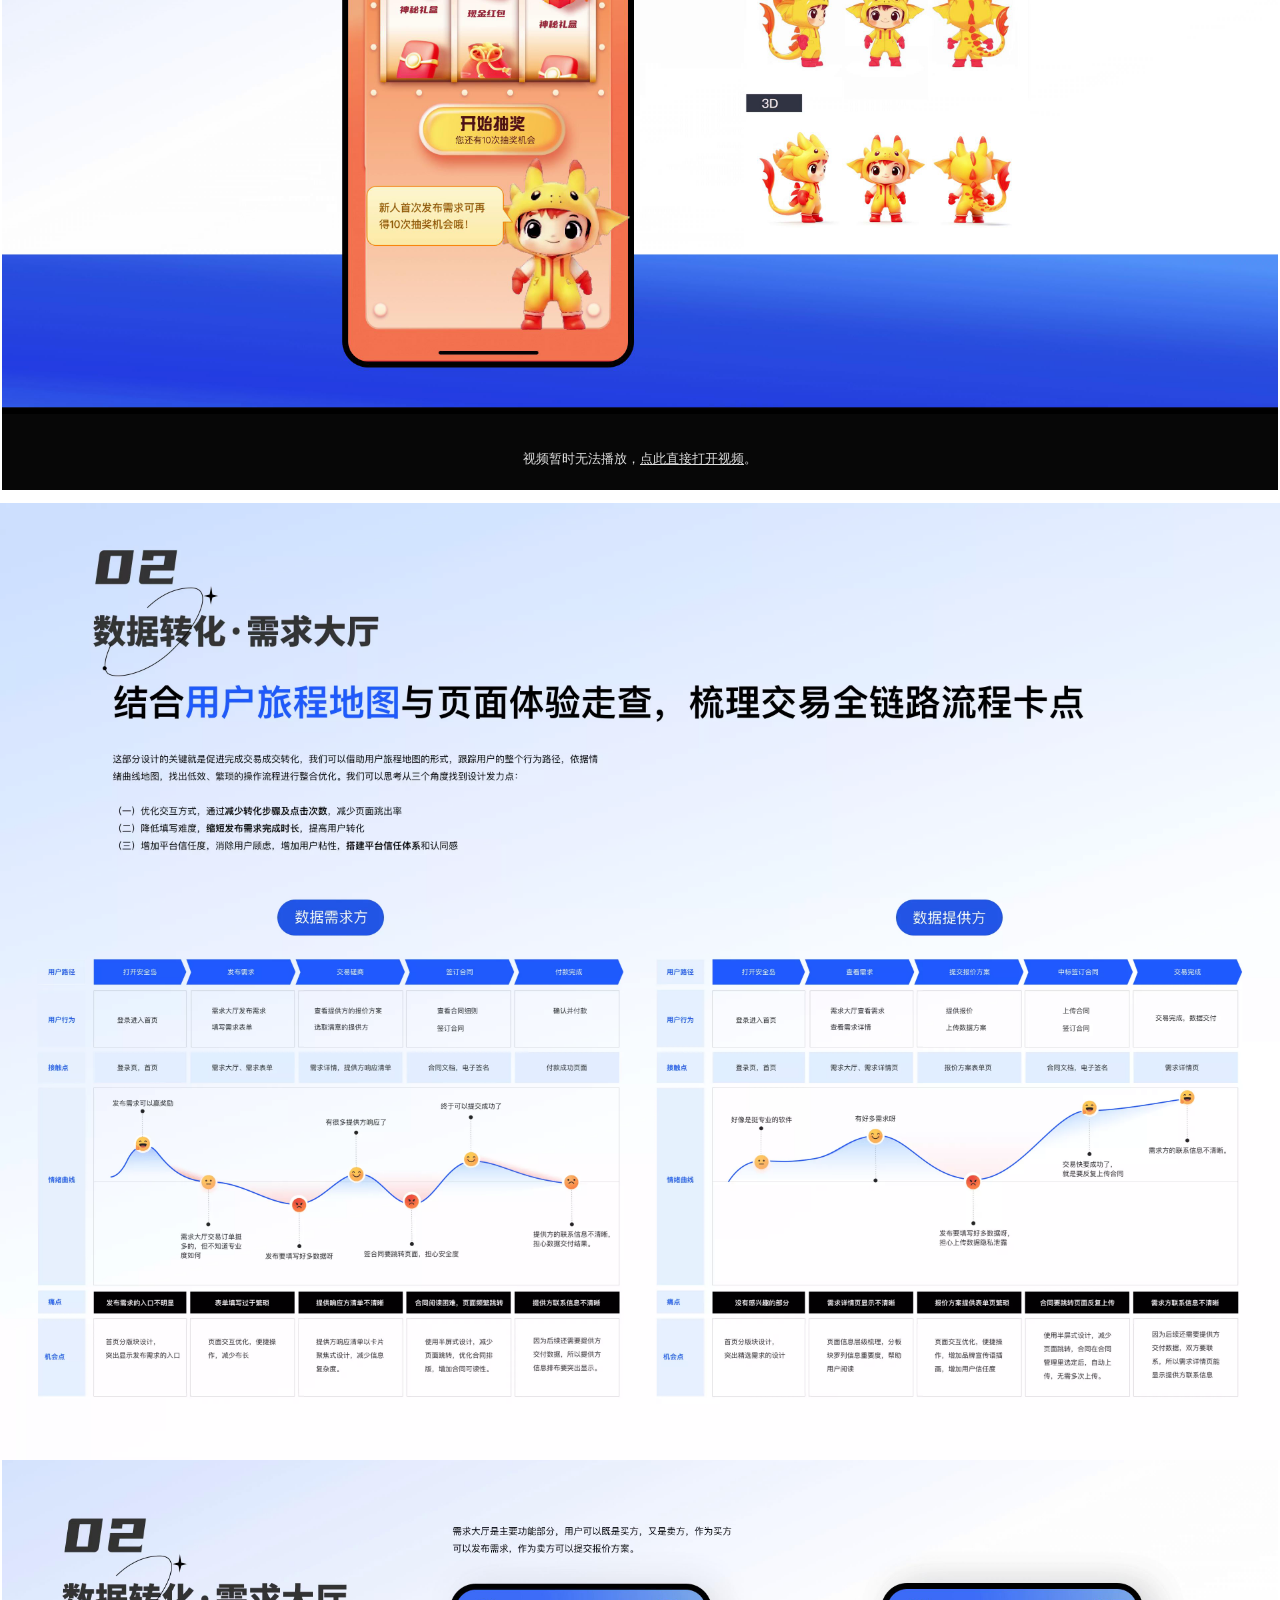
<file: apps.html>
<!doctype html><html lang="zh-CN"><head><meta charset="utf-8"><meta name="viewport" content="width=device-width,initial-scale=1"><meta name="theme-color" content="#000000"><title>CATHY · APP小程序 · 设计作品集</title><meta name="description" content="Cathy 的个人设计作品集，展示中后台系统、大屏可视化、AI 智能体、APP 小程序与 AIGC 短片作品。"><link rel="icon" href="favicon.svg" type="image/svg+xml"><link rel="stylesheet" href="style.css?v=20261107-8"></head><body id="top" data-current="108"><header><a class="brand" href="index.html" aria-label="Cathy 首页">CATHY</a><button class="menu-toggle" aria-label="展开导航" aria-expanded="false">☰</button><nav aria-label="主导航"><a href="index.html" data-page="home">首页</a><a href="systems.html" data-page="101">中后台系统</a><a href="visualization.html" data-page="103">大屏可视化</a><a href="ai-agents.html" data-page="109">AI智能体</a><a href="apps.html" data-page="108">APP小程序</a><a href="aigc.html" data-page="107">AIGC短片</a><a href="about.html" data-page="106">关于我</a></nav></header><main class="page-108"><section class="image-panel"><img src="assets/e5a71a04f525d053ac.webp" alt="APP小程序 · 作品展示 1" loading="eager" decoding="async"><button class="zoom" aria-label="放大查看作品图片">↗</button></section><section class="image-panel"><img src="assets/a1e9f8b4a095ccde88.webp" alt="APP小程序 · 作品展示 2" loading="lazy" decoding="async"><button class="zoom" aria-label="放大查看作品图片">↗</button></section><section class="image-panel"><img src="assets/331e36954daf36d1bb.webp" alt="APP小程序 · 作品展示 3" loading="lazy" decoding="async"><button class="zoom" aria-label="放大查看作品图片">↗</button></section><section class="image-panel"><img src="assets/9f57cad3ddf8ceed9c.webp" alt="APP小程序 · 作品展示 4" loading="lazy" decoding="async"><button class="zoom" aria-label="放大查看作品图片">↗</button></section><section class="image-panel"><img src="assets/7d595afc22b0d7b907.webp" alt="APP小程序 · 作品展示 5" loading="lazy" decoding="async"><button class="zoom" aria-label="放大查看作品图片">↗</button></section><section class="image-panel"><img src="assets/1f31ca38f4860bb164.webp" alt="APP小程序 · 作品展示 6" loading="lazy" decoding="async"><button class="zoom" aria-label="放大查看作品图片">↗</button></section><section class="image-panel"><img src="assets/04e1cf9610048222c3.webp" alt="APP小程序 · 作品展示 7" loading="lazy" decoding="async"><button class="zoom" aria-label="放大查看作品图片">↗</button></section><section class="image-panel"><img src="assets/1ca8273b912ed4d576.webp" alt="APP小程序 · 作品展示 8" loading="lazy" decoding="async"><button class="zoom" aria-label="放大查看作品图片">↗</button></section><section class="image-panel"><img src="assets/d2d655593b146a26bf.webp" alt="APP小程序 · 作品展示 9" loading="lazy" decoding="async"><button class="zoom" aria-label="放大查看作品图片">↗</button></section><section class="image-panel"><img src="assets/f4b59ea7d3c7586512.webp" alt="APP小程序 · 作品展示 10" loading="lazy" decoding="async"><button class="zoom" aria-label="放大查看作品图片">↗</button></section><section class="video-panel" style="--original-pc-width:99.66905681191396%;--original-mobi-width:-100.0%;"><video src="assets/da1b1eb5c2b2466874.mp4" poster="assets/d5406f4a5899b1b5ba.jpg"  aria-label="作品演示视频" autoplay muted loop playsinline webkit-playsinline preload="metadata">你的浏览器暂不支持视频播放。<a href="assets/da1b1eb5c2b2466874.mp4">打开视频</a></video></section><section class="image-panel"><img src="assets/d55a503265408b3484.webp" alt="APP小程序 · 作品展示 12" loading="lazy" decoding="async"><button class="zoom" aria-label="放大查看作品图片">↗</button></section><section class="image-panel"><img src="assets/3015600403bc364099.webp" alt="APP小程序 · 作品展示 13" loading="lazy" decoding="async"><button class="zoom" aria-label="放大查看作品图片">↗</button></section><section class="image-panel"><img src="assets/cf419cb780b4c4a91d.webp" alt="APP小程序 · 作品展示 14" loading="lazy" decoding="async"><button class="zoom" aria-label="放大查看作品图片">↗</button></section><section class="video-panel" style="--original-pc-width:99.66905681191396%;--original-mobi-width:-100.0%;"><video src="assets/6b3be27b3ff1727b12.mp4" poster="assets/ad0225242578c73da9.jpg"  aria-label="作品演示视频" autoplay muted loop playsinline webkit-playsinline preload="metadata">你的浏览器暂不支持视频播放。<a href="assets/6b3be27b3ff1727b12.mp4">打开视频</a></video></section><section class="image-panel"><img src="assets/466002cc4c5fd4962d.webp" alt="APP小程序 · 作品展示 16" loading="lazy" decoding="async"><button class="zoom" aria-label="放大查看作品图片">↗</button></section><section class="image-panel"><img src="assets/86af198bf9d3937cd6.webp" alt="APP小程序 · 作品展示 17" loading="lazy" decoding="async"><button class="zoom" aria-label="放大查看作品图片">↗</button></section><section class="video-panel" style="--original-pc-width:99.66905681191396%;--original-mobi-width:-100.0%;"><video src="assets/8eea1167280ee1d72f.mp4" poster="assets/5bc998c1dfdcc927f1.jpg"  aria-label="作品演示视频" autoplay muted loop playsinline webkit-playsinline preload="metadata">你的浏览器暂不支持视频播放。<a href="assets/8eea1167280ee1d72f.mp4">打开视频</a></video></section><section class="video-panel" style="--original-pc-width:99.66905681191396%;--original-mobi-width:-100.0%;"><video src="assets/4d00d982352b4bbcd3.mp4" poster="assets/623a0e163baab779ff.jpg"  aria-label="作品演示视频" autoplay muted loop playsinline webkit-playsinline preload="metadata">你的浏览器暂不支持视频播放。<a href="assets/4d00d982352b4bbcd3.mp4">打开视频</a></video></section><section class="image-panel"><img src="assets/340a64a0f052db946f.webp" alt="APP小程序 · 作品展示 20" loading="lazy" decoding="async"><button class="zoom" aria-label="放大查看作品图片">↗</button></section><section class="video-panel" style="--original-pc-width:99.66905681191396%;--original-mobi-width:-100.0%;"><video src="assets/21f9e8c9d56a842f98.mp4" poster="assets/e173df53763d5f1aee.jpg"  aria-label="作品演示视频" autoplay muted loop playsinline webkit-playsinline preload="metadata">你的浏览器暂不支持视频播放。<a href="assets/21f9e8c9d56a842f98.mp4">打开视频</a></video></section><section class="image-panel"><img src="assets/e407e360956dec2a0e.webp" alt="APP小程序 · 作品展示 22" loading="lazy" decoding="async"><button class="zoom" aria-label="放大查看作品图片">↗</button></section><section class="image-panel"><img src="assets/c08801044db21d70f3.webp" alt="APP小程序 · 作品展示 23" loading="lazy" decoding="async"><button class="zoom" aria-label="放大查看作品图片">↗</button></section><section class="image-panel"><img src="assets/ddb61216ef6cf7310e.webp" alt="APP小程序 · 作品展示 24" loading="lazy" decoding="async"><button class="zoom" aria-label="放大查看作品图片">↗</button></section><section class="image-panel"><img src="assets/8b3e5ca6433f7911db.webp" alt="APP小程序 · 作品展示 25" loading="lazy" decoding="async"><button class="zoom" aria-label="放大查看作品图片">↗</button></section><section class="image-panel"><img src="assets/e5c223659ce5861110.webp" alt="APP小程序 · 作品展示 26" loading="lazy" decoding="async"><button class="zoom" aria-label="放大查看作品图片">↗</button></section><section class="image-panel"><img src="assets/f115cf8cf59dc5c2a3.webp" alt="APP小程序 · 作品展示 27" loading="lazy" decoding="async"><button class="zoom" aria-label="放大查看作品图片">↗</button></section><section class="image-panel"><img src="assets/d2042f3a33c41c2c5f.webp" alt="APP小程序 · 作品展示 28" loading="lazy" decoding="async"><button class="zoom" aria-label="放大查看作品图片">↗</button></section><section class="image-panel"><img src="assets/10f599d4a26560f770.webp" alt="APP小程序 · 作品展示 29" loading="lazy" decoding="async"><button class="zoom" aria-label="放大查看作品图片">↗</button></section><section class="image-panel"><img src="assets/4dffba98b8d727bf61.webp" alt="APP小程序 · 作品展示 30" loading="lazy" decoding="async"><button class="zoom" aria-label="放大查看作品图片">↗</button></section><section class="image-panel"><img src="assets/0828637dd4ccbcffce.webp" alt="APP小程序 · 作品展示 31" loading="lazy" decoding="async"><button class="zoom" aria-label="放大查看作品图片">↗</button></section></main><footer id="contact"><div class="contact-wrap"><div class="footer-name">CATHY<span>DESIGN PORTFOLIO</span></div><div class="contact-item"><small>微信号</small><span>chenjinwenq</span></div><div class="contact-item"><small>联系邮箱</small><a href="mailto:286249014@qq.com">286249014@qq.com</a></div><div class="contact-item"><small>联系电话</small><a href="tel:13675898268">13675898268</a></div><img class="qr" src="assets/c895afeb36bafd832a.webp" alt="微信二维码" loading="lazy"></div><div class="footer-line"><span>© CATHY · 个人设计作品集</span><a href="#top">回到顶部 ↑</a></div></footer><dialog id="lightbox"><button class="close" aria-label="关闭图片预览">×</button><img alt="放大作品"><p>滑动查看完整图片 · 按 Esc 关闭</p></dialog><script src="app.js?v=20261107-8"></script></body></html>
</file>
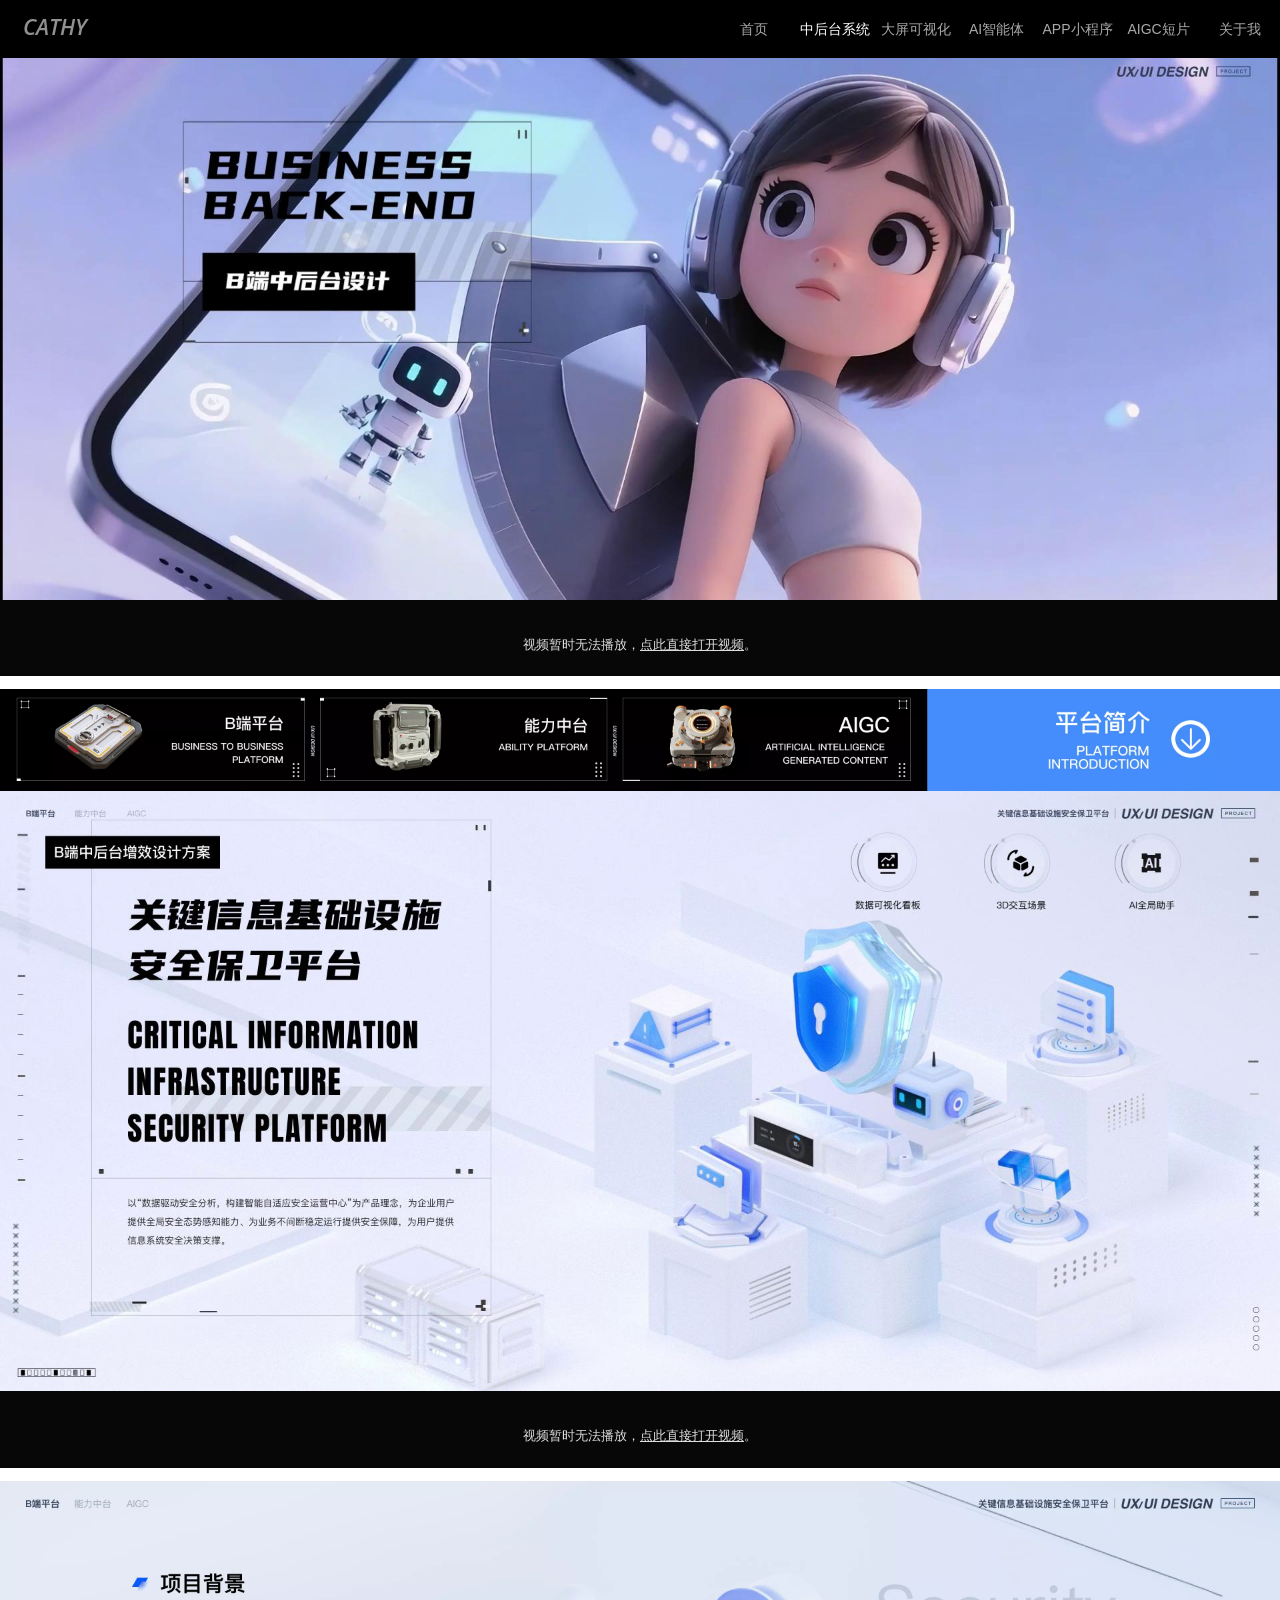
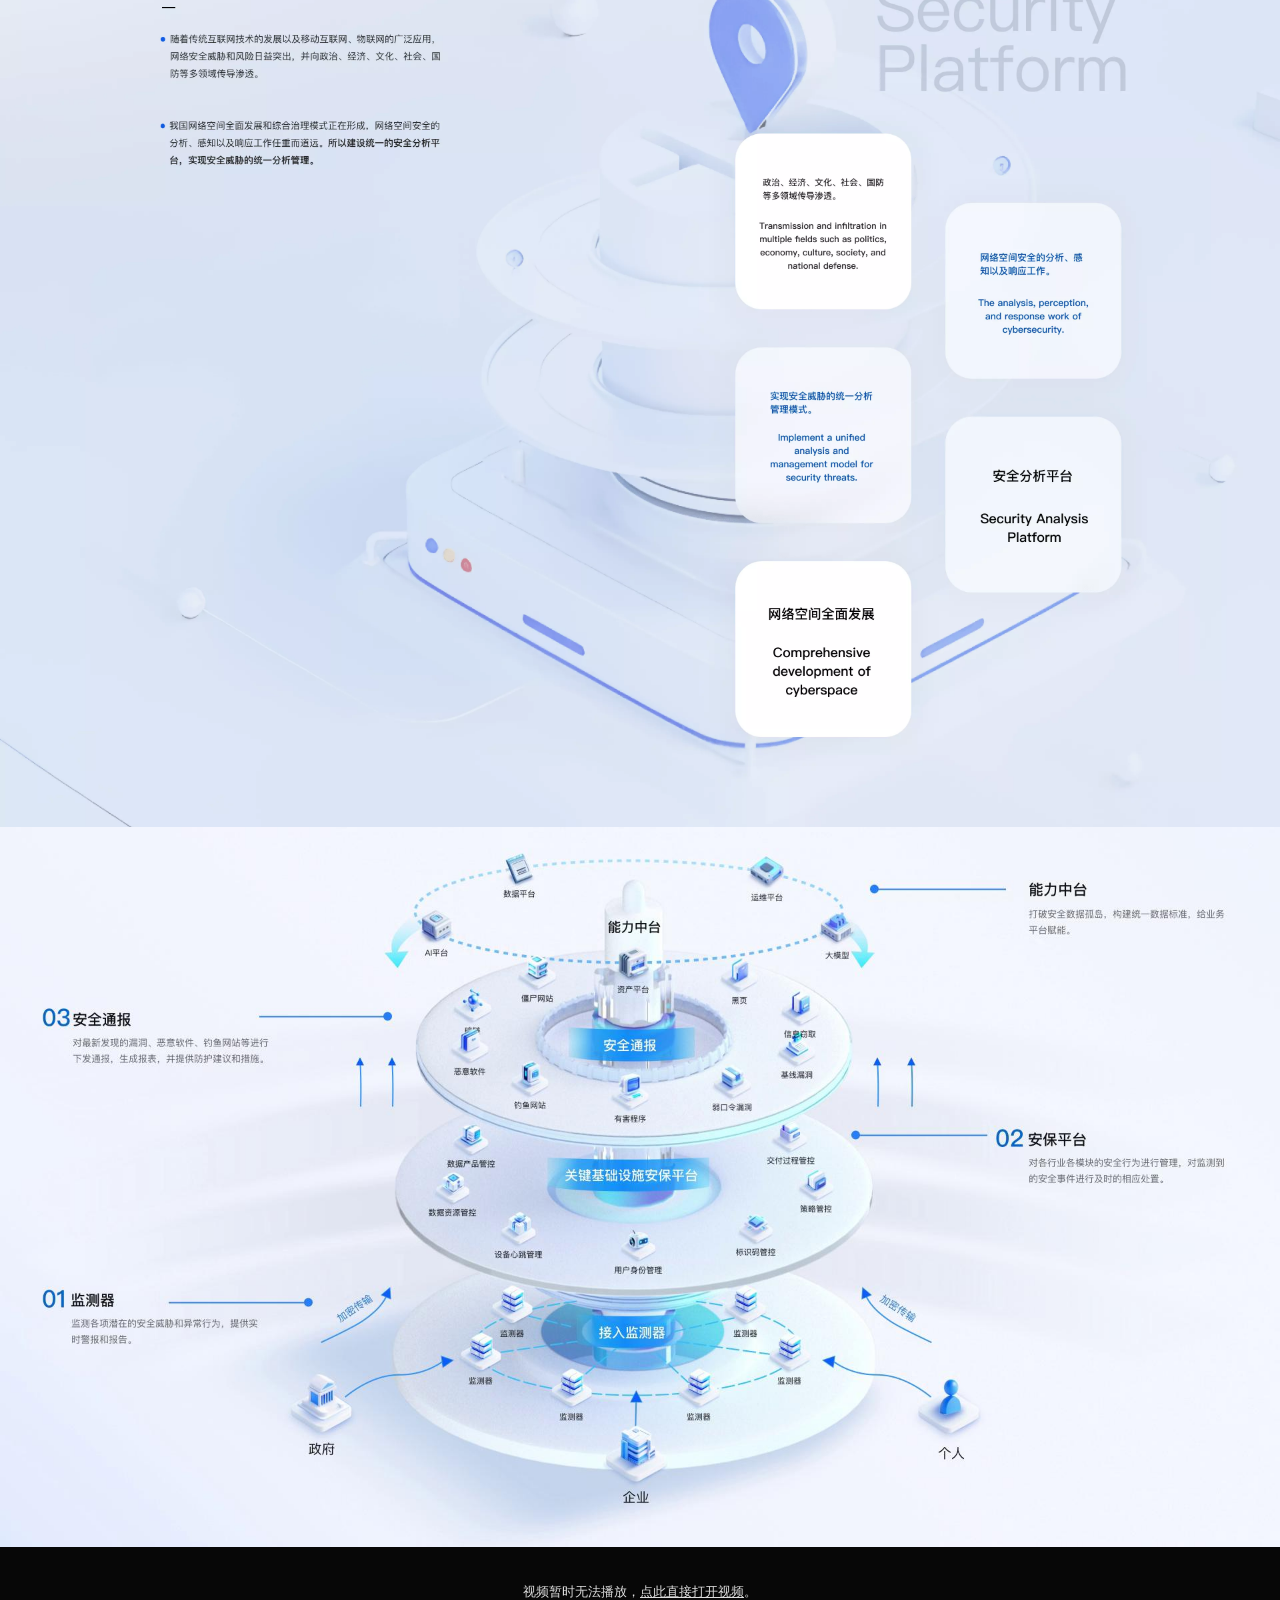
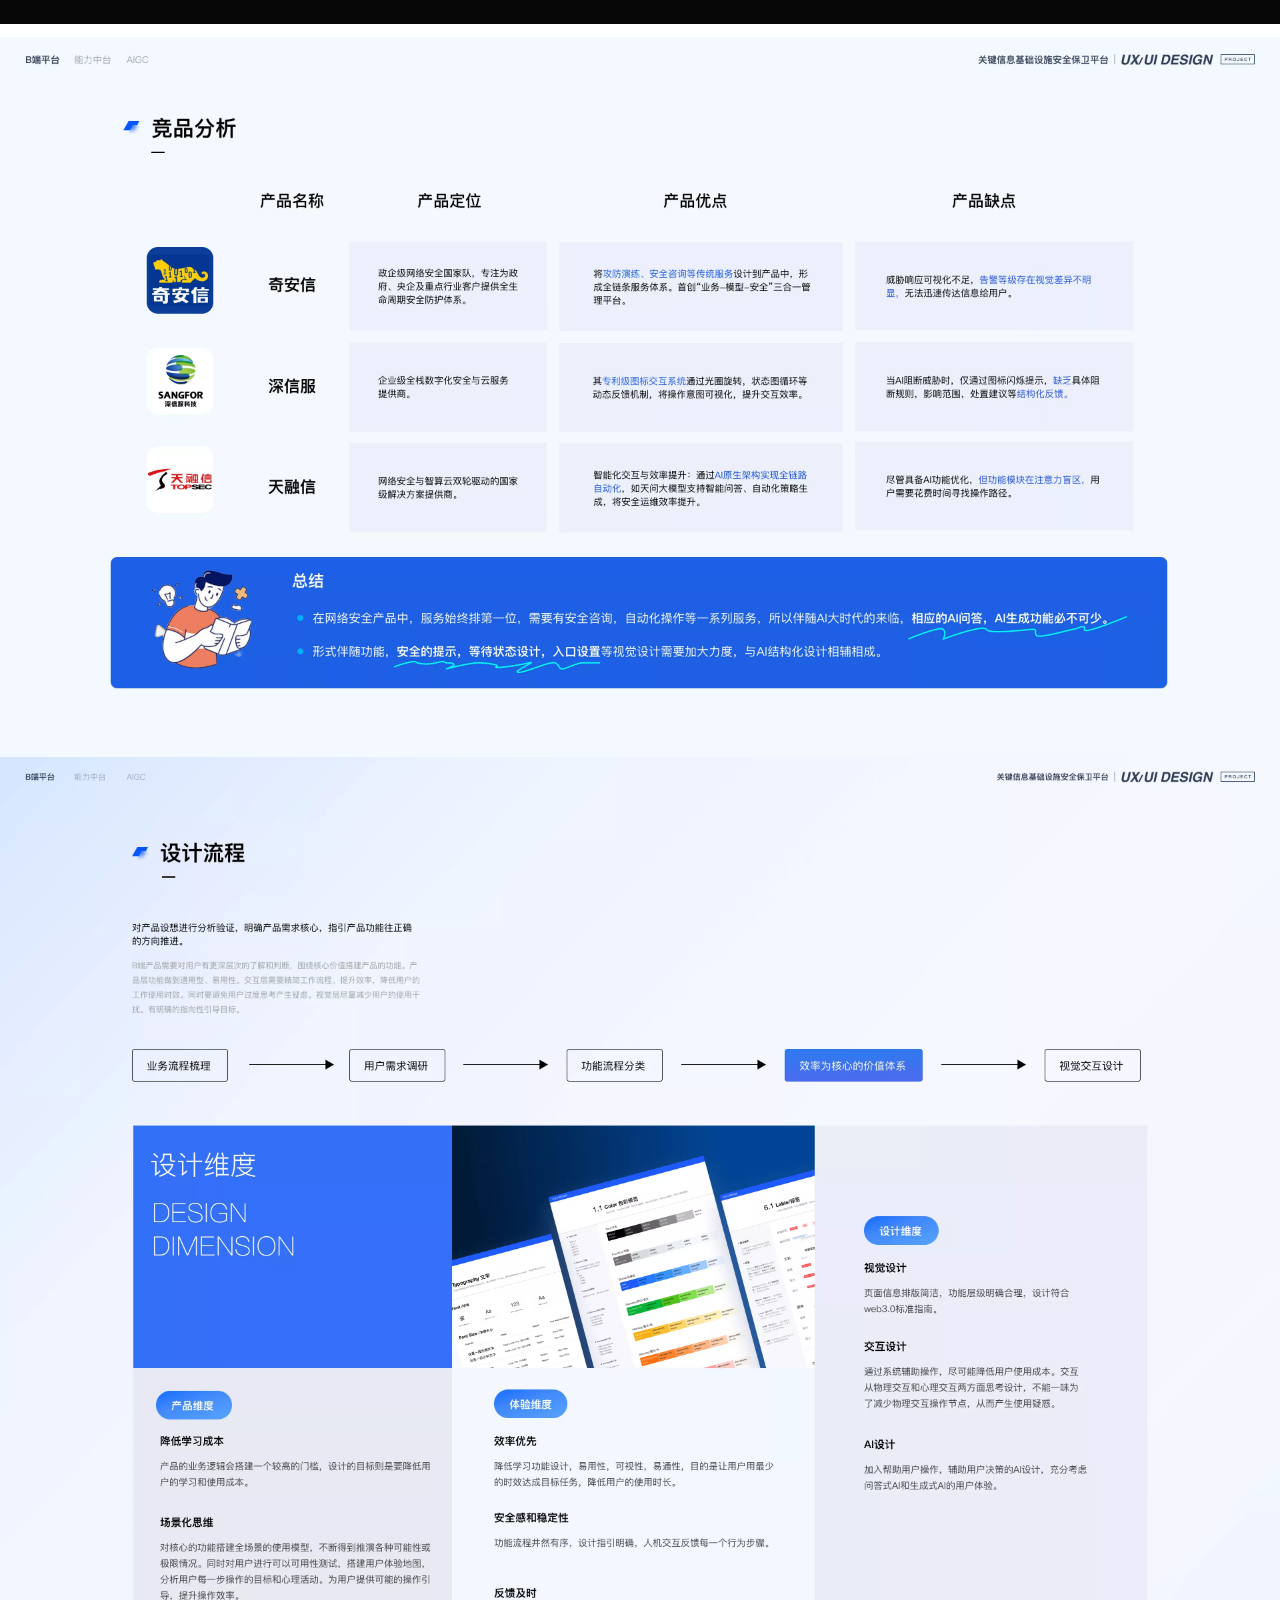
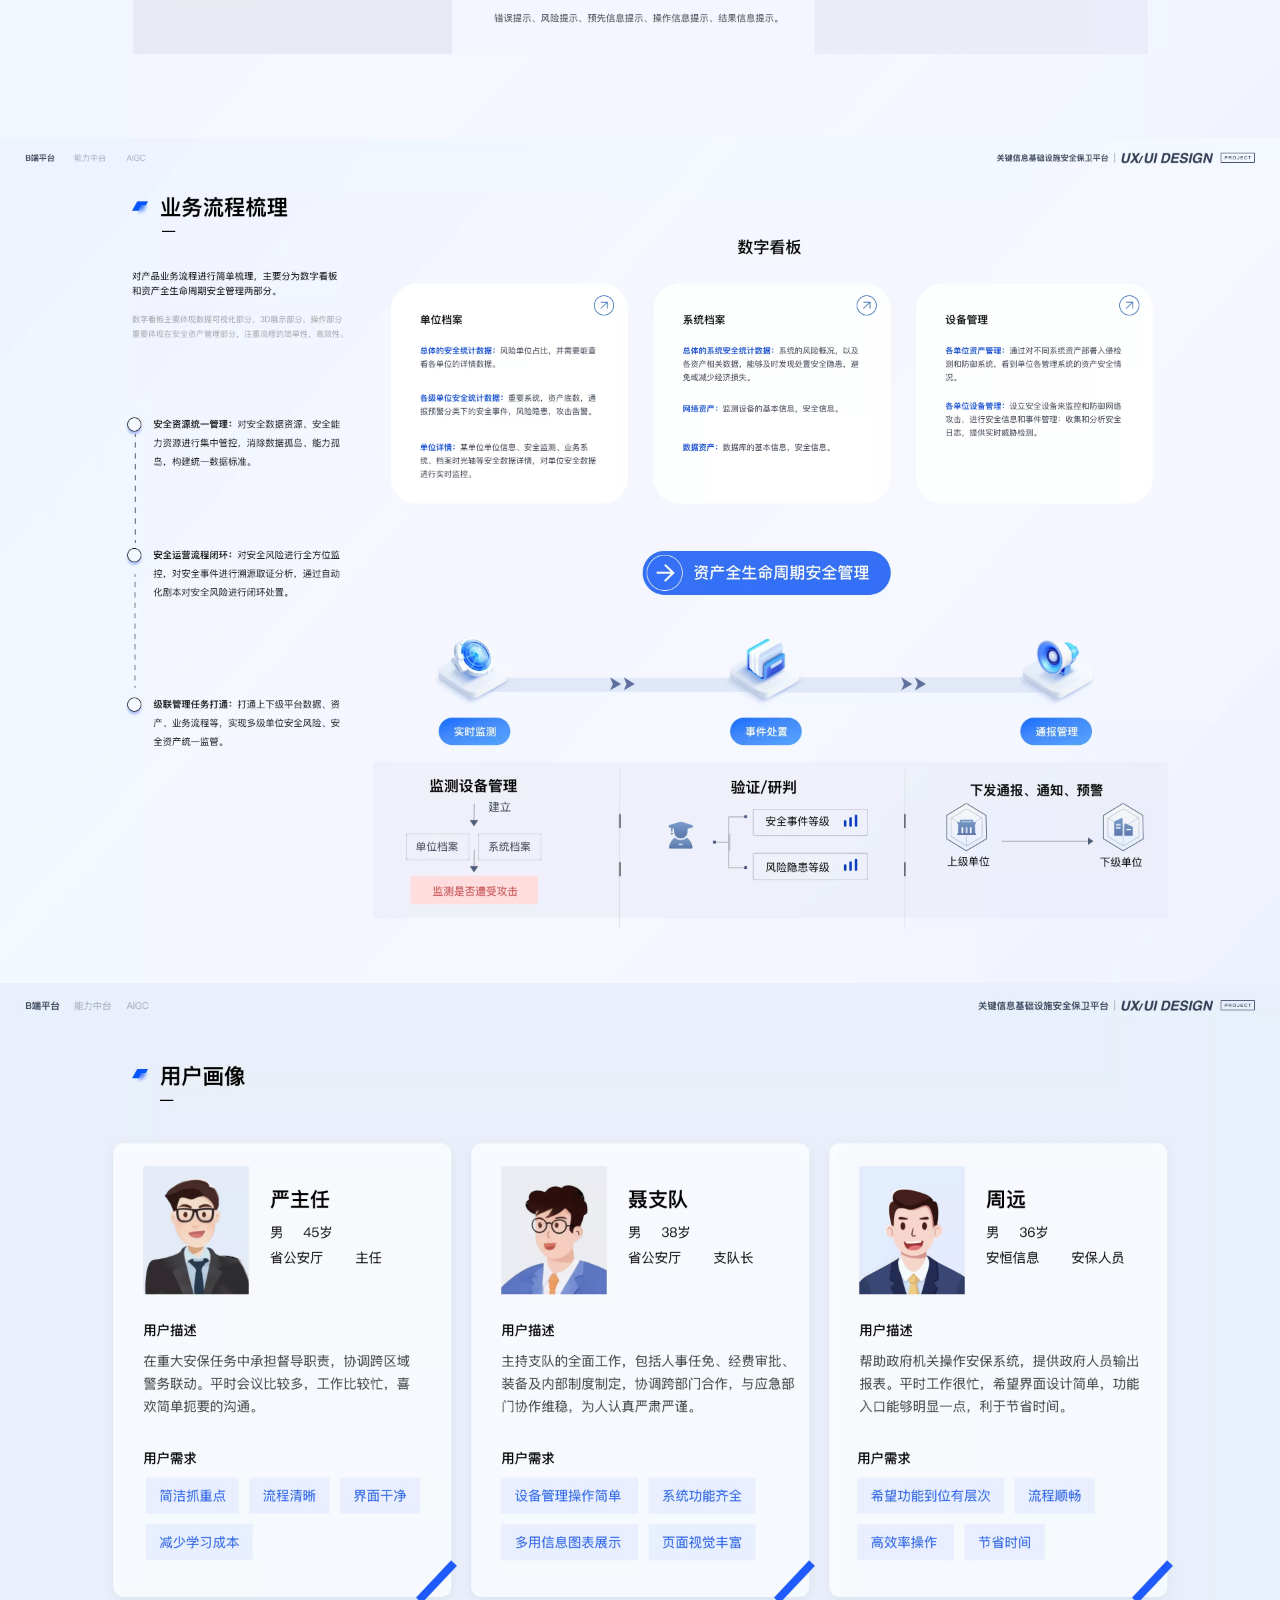
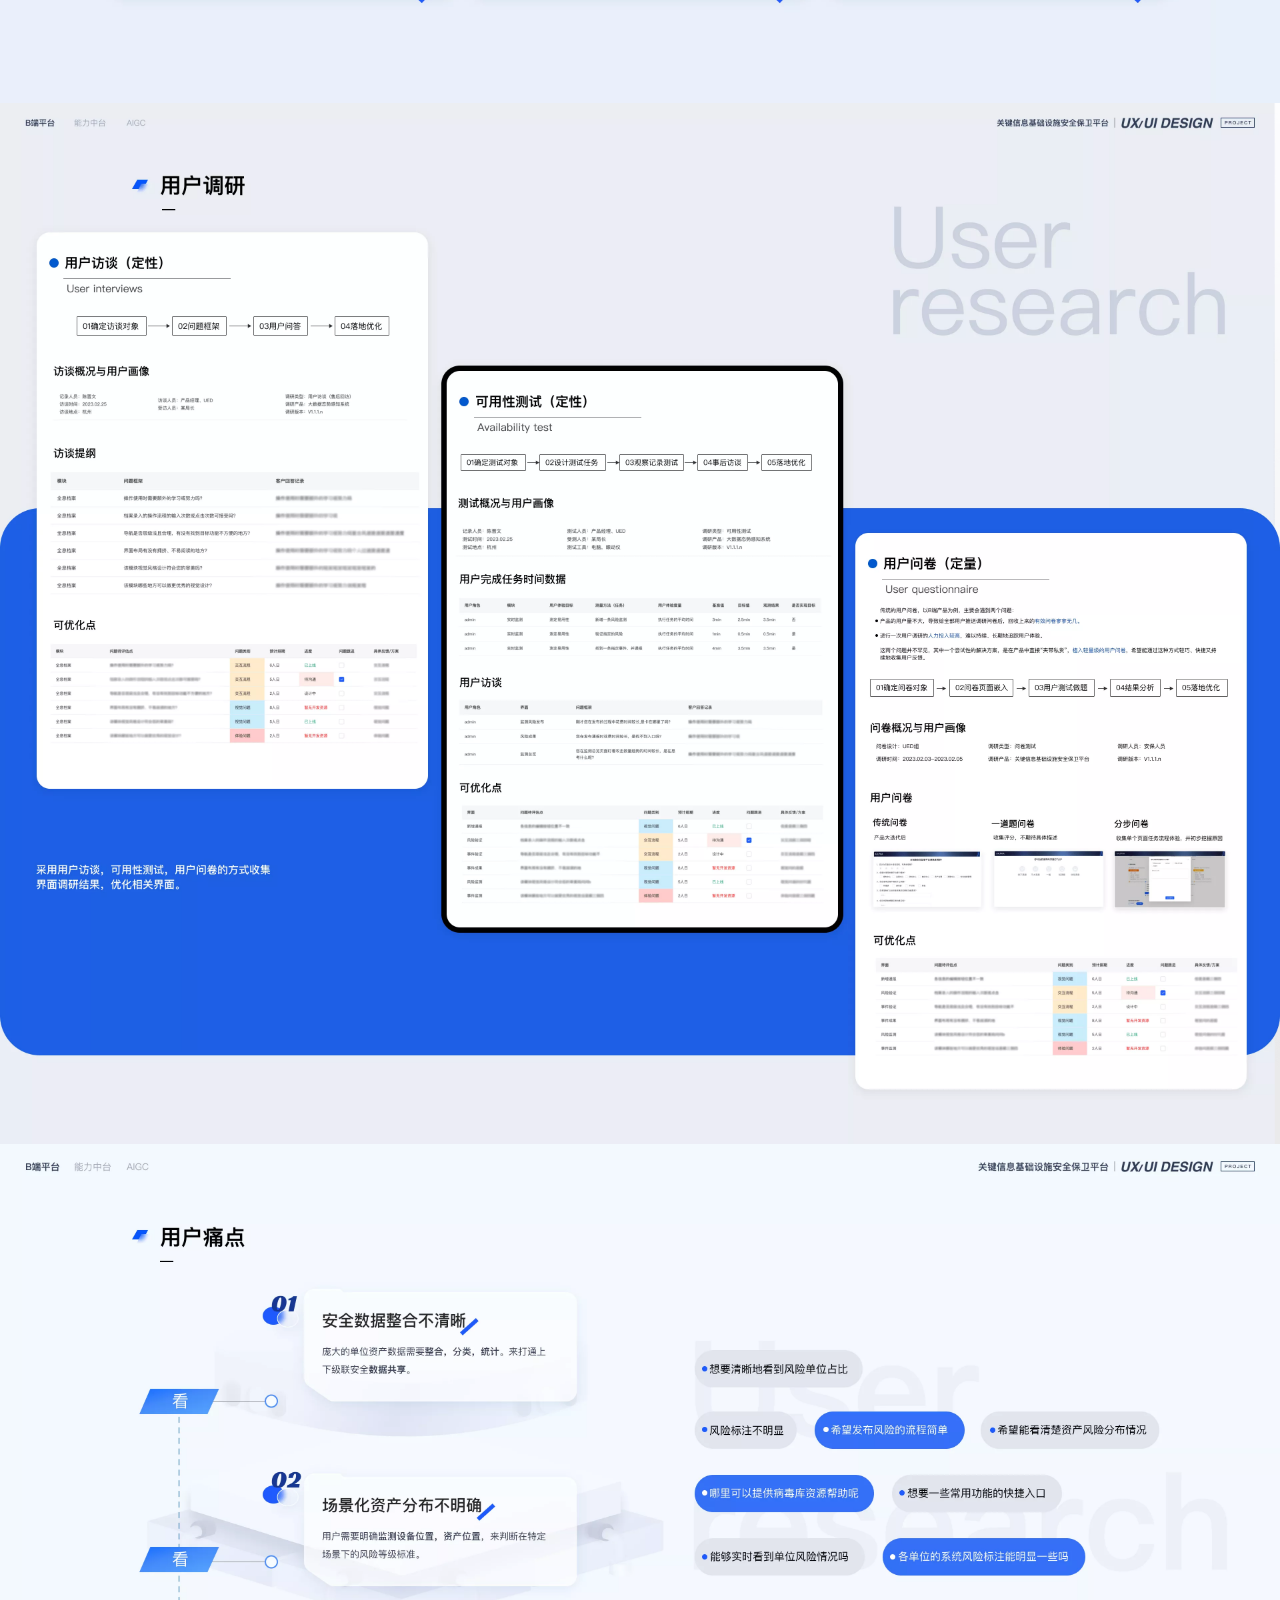
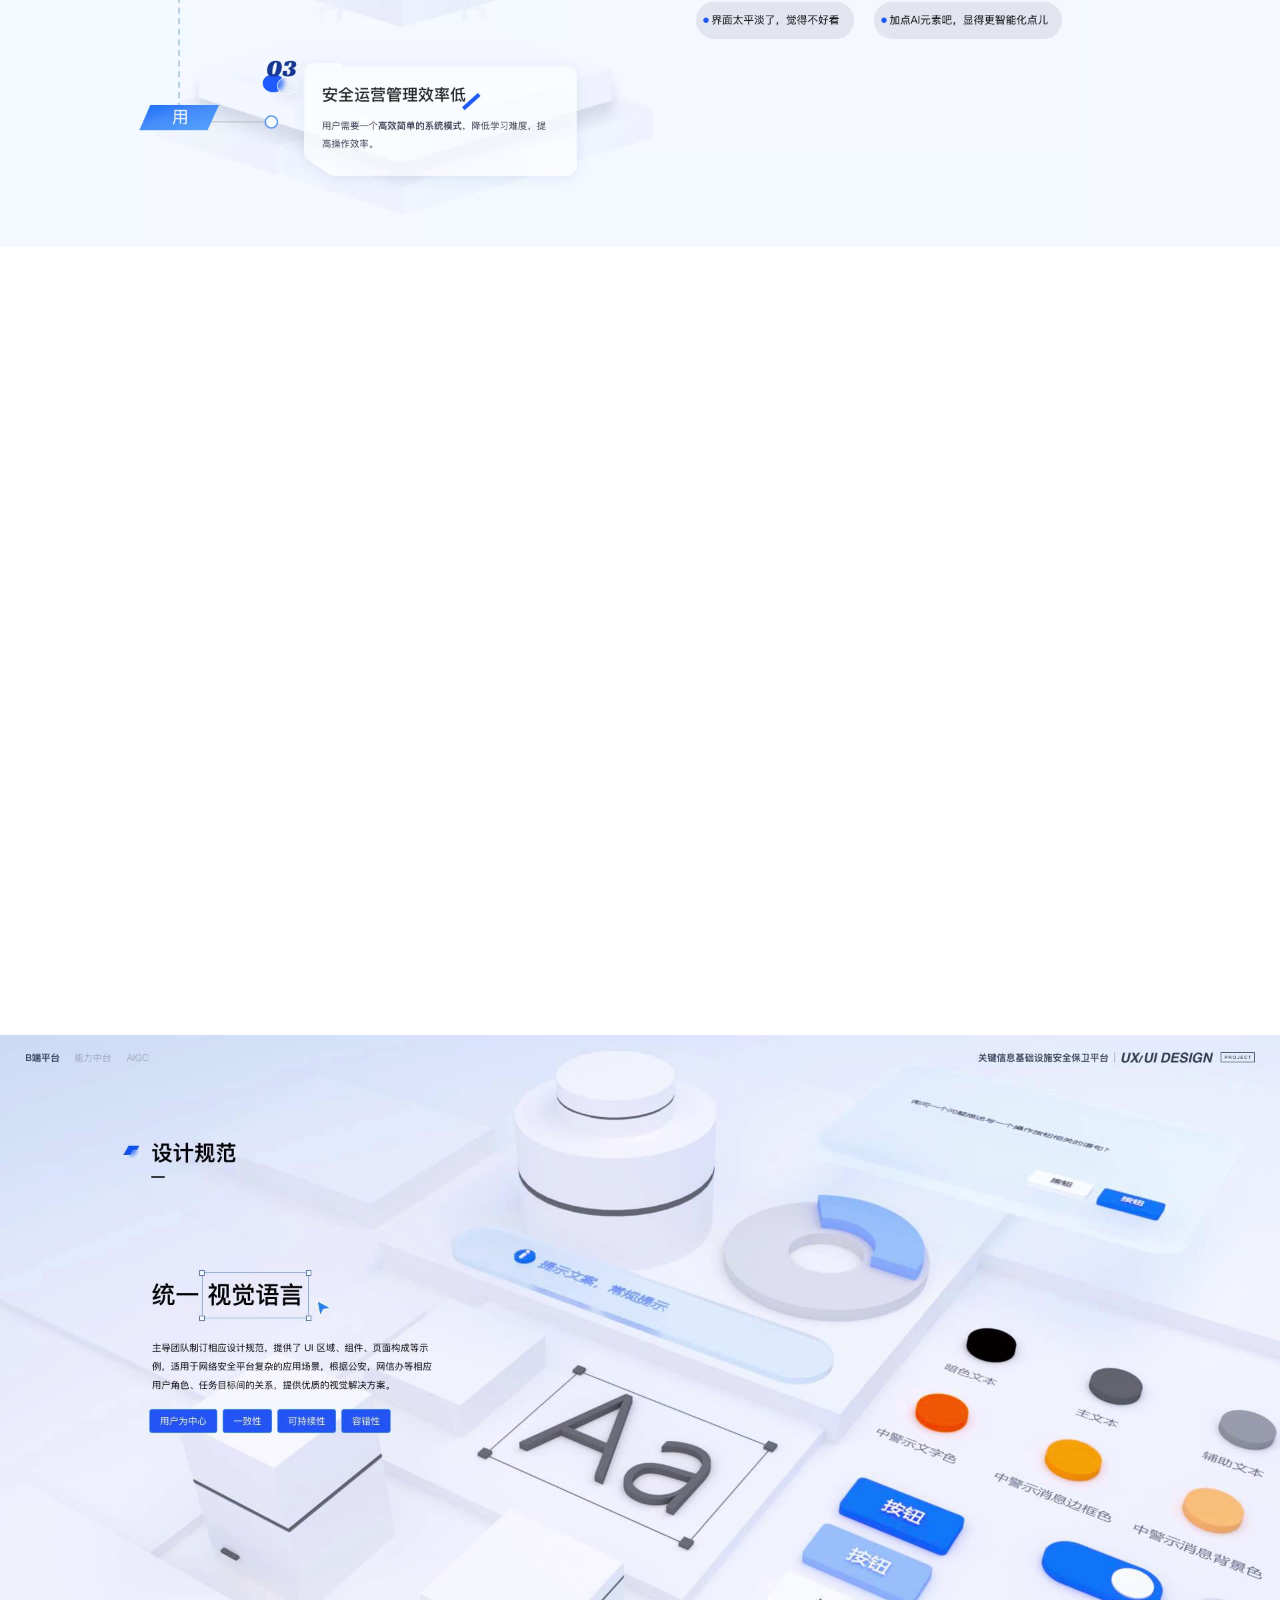
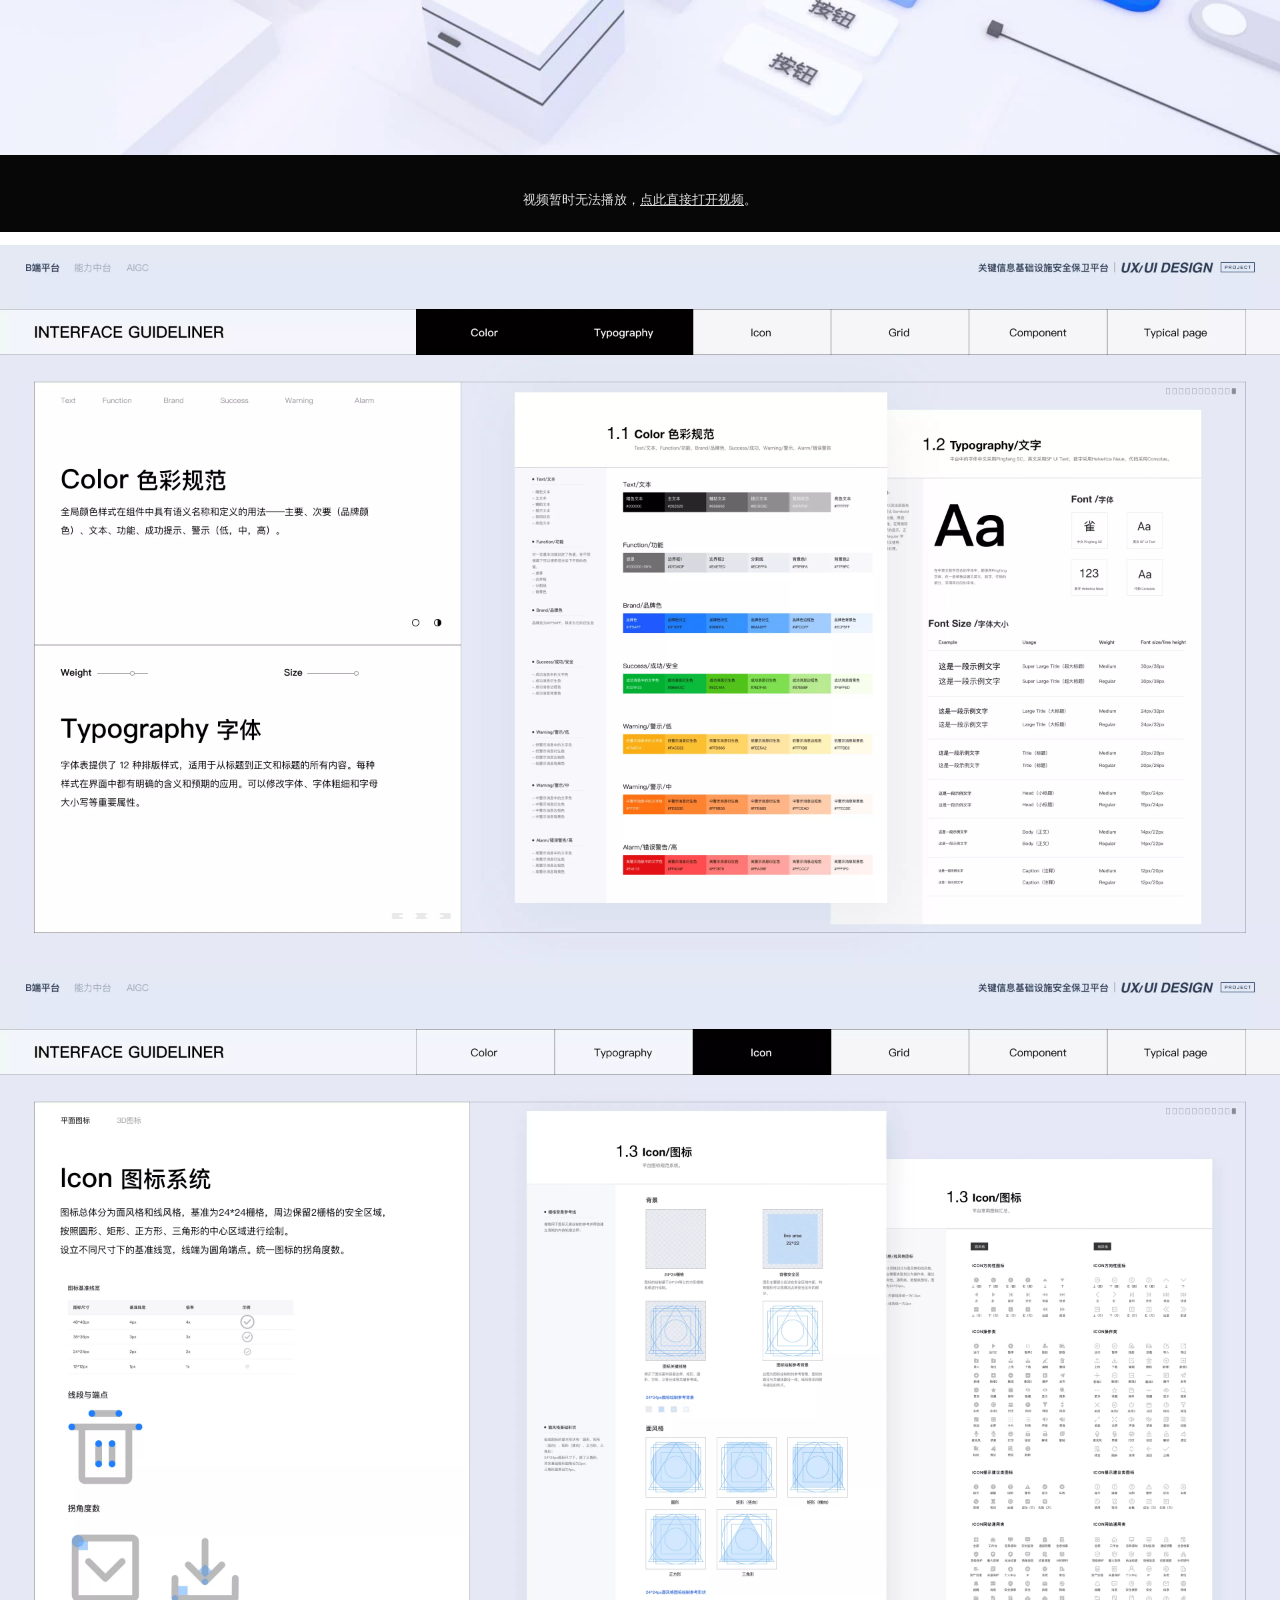
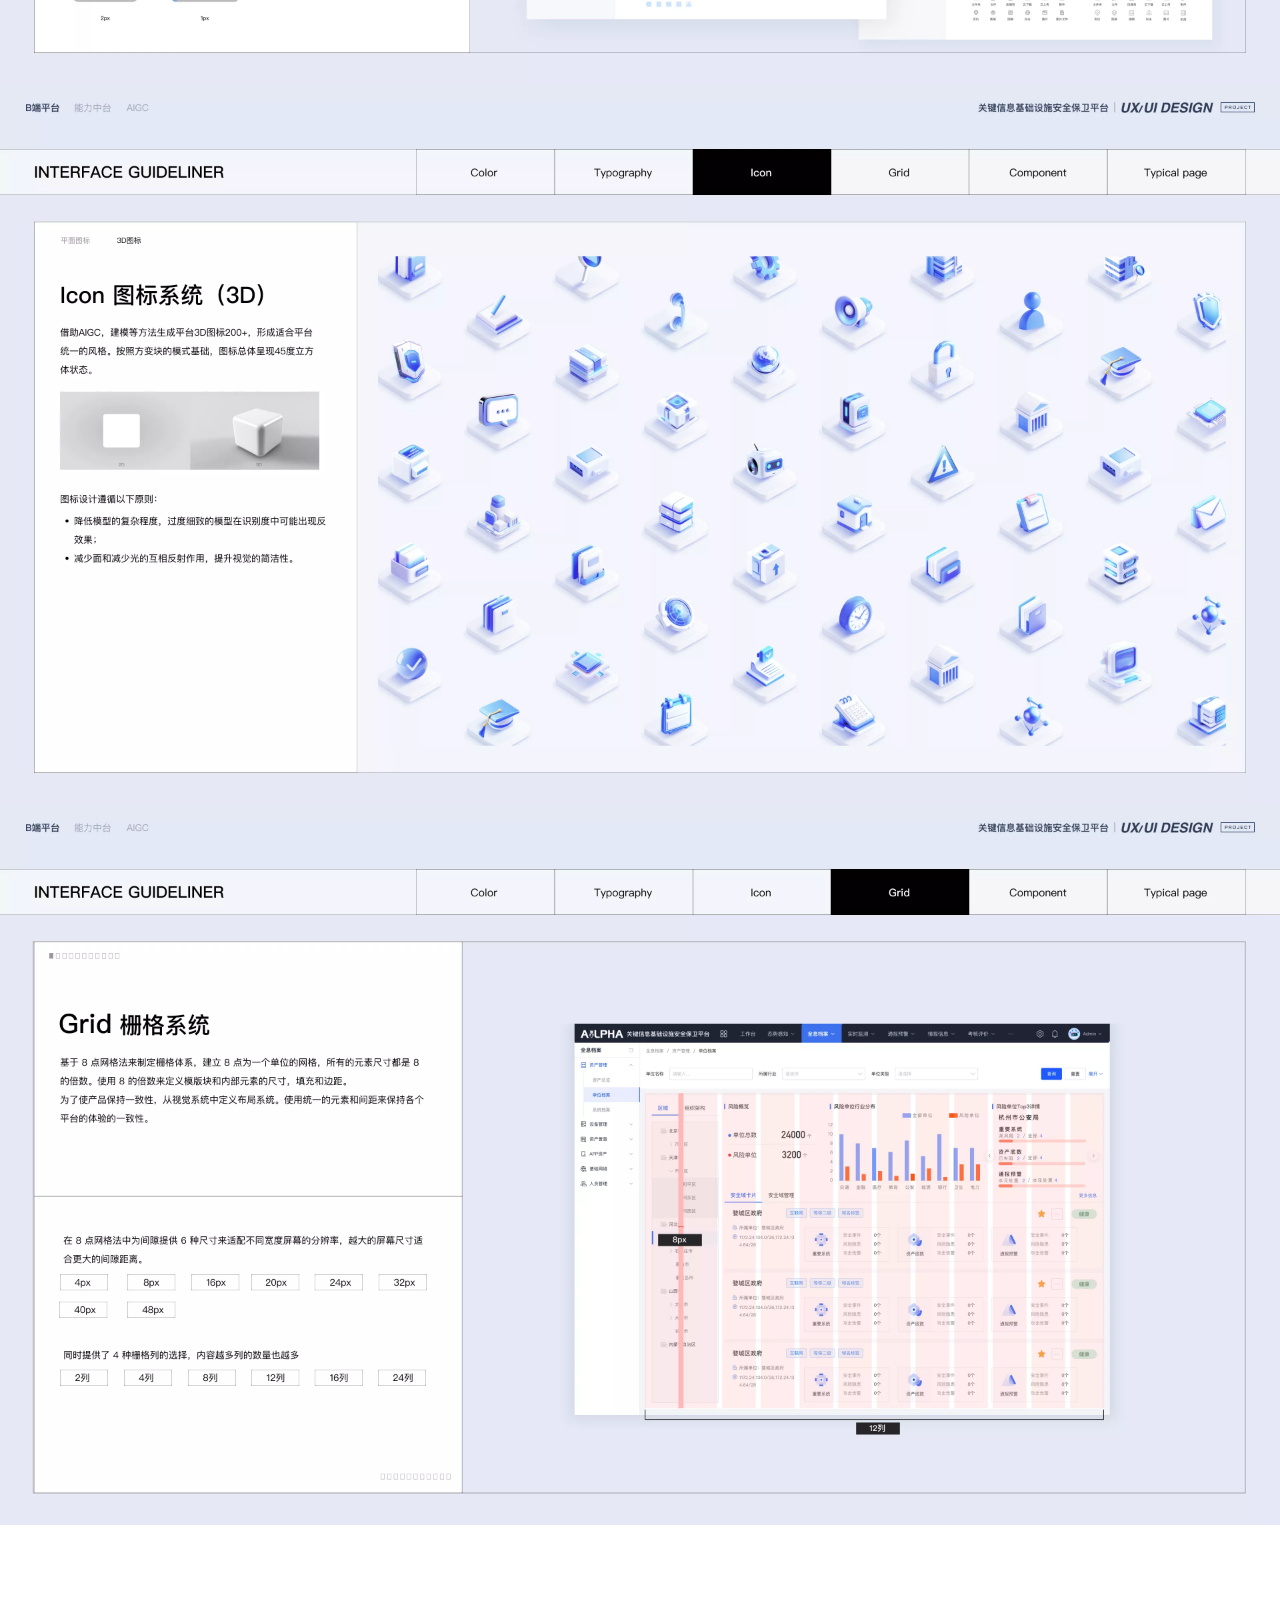
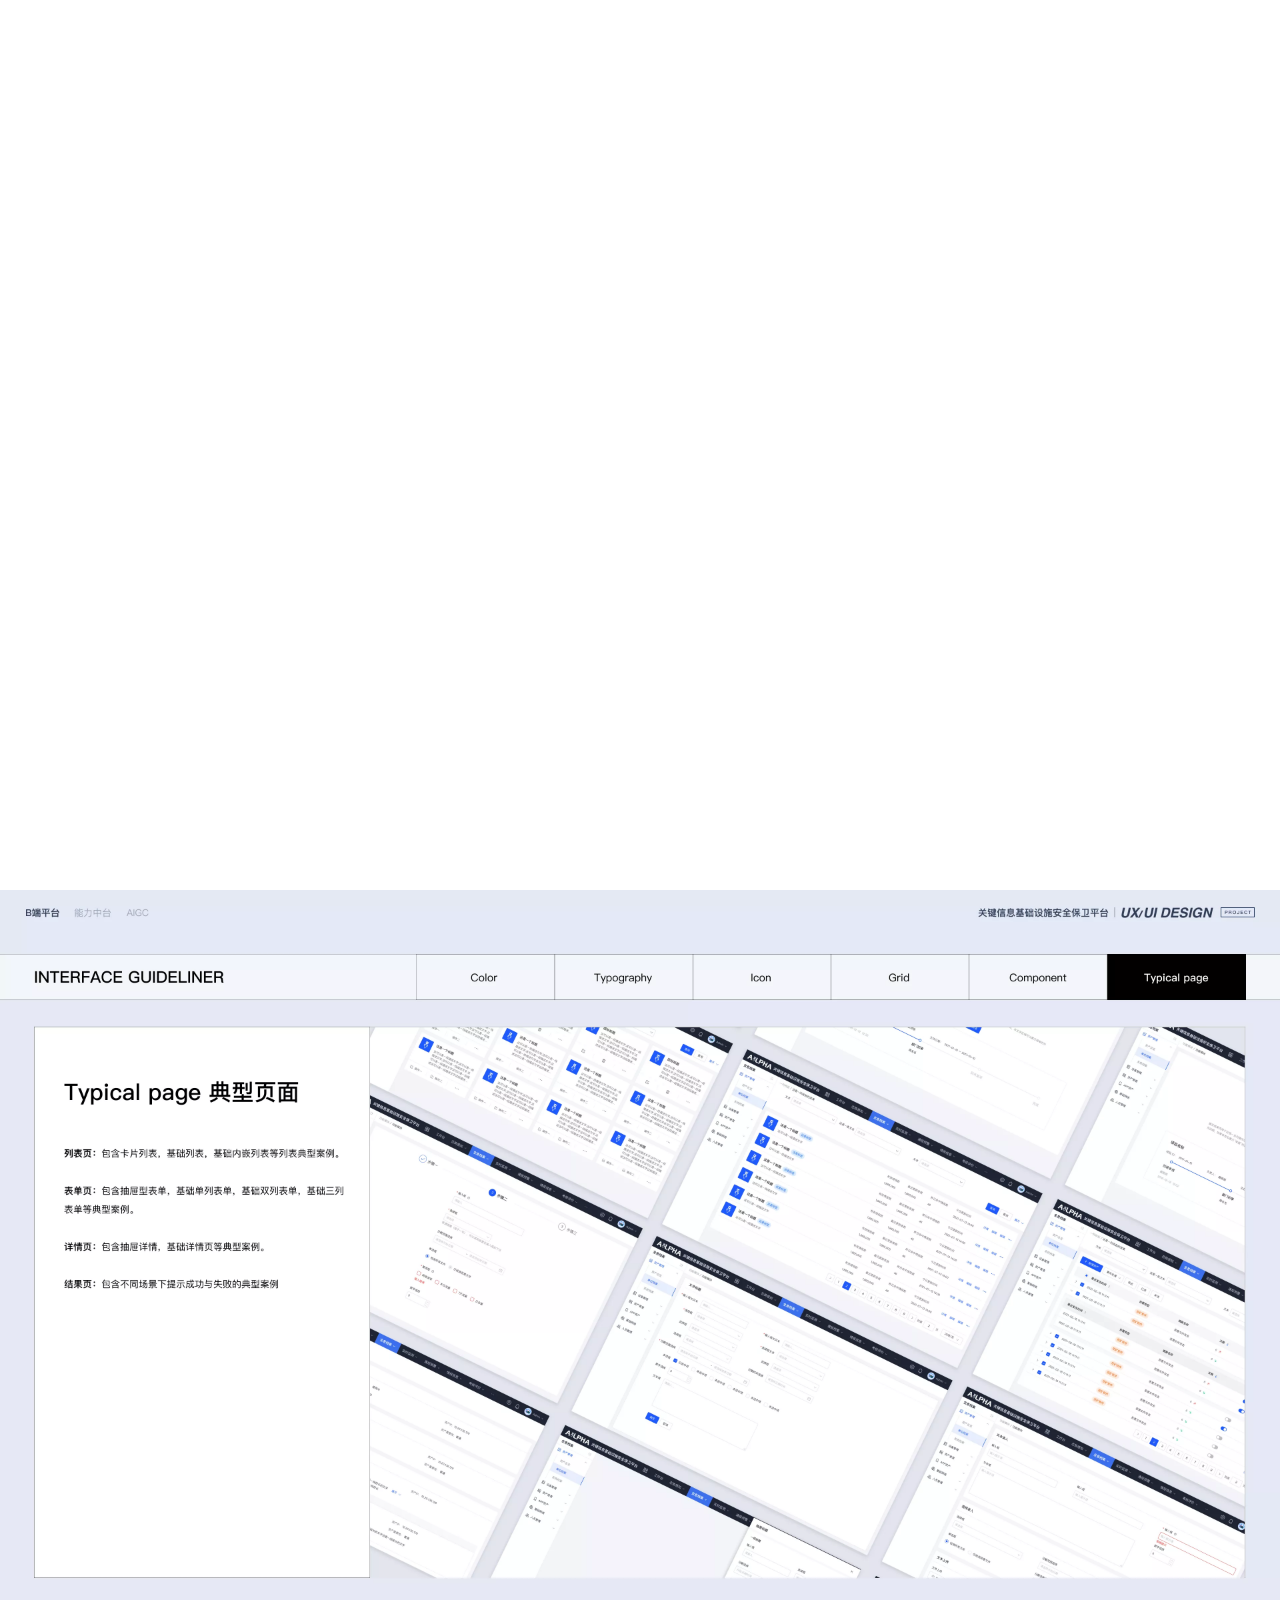
<file: systems.html>
<!doctype html><html lang="zh-CN"><head><meta charset="utf-8"><meta name="viewport" content="width=device-width,initial-scale=1"><meta name="theme-color" content="#000000"><title>CATHY · 中后台系统 · 设计作品集</title><meta name="description" content="Cathy 的个人设计作品集，展示中后台系统、大屏可视化、AI 智能体、APP 小程序与 AIGC 短片作品。"><link rel="icon" href="favicon.svg" type="image/svg+xml"><link rel="stylesheet" href="style.css?v=20261107-8"></head><body id="top" data-current="101"><header><a class="brand" href="index.html" aria-label="Cathy 首页">CATHY</a><button class="menu-toggle" aria-label="展开导航" aria-expanded="false">☰</button><nav aria-label="主导航"><a href="index.html" data-page="home">首页</a><a href="systems.html" data-page="101">中后台系统</a><a href="visualization.html" data-page="103">大屏可视化</a><a href="ai-agents.html" data-page="109">AI智能体</a><a href="apps.html" data-page="108">APP小程序</a><a href="aigc.html" data-page="107">AIGC短片</a><a href="about.html" data-page="106">关于我</a></nav></header><main class="page-101"><section class="video-panel" style="--original-pc-width:-100.0%;--original-mobi-width:-100.0%;"><video src="assets/ea157dc625f006f494.mp4" poster="assets/65224d2e3ee985da3e.jpg"  aria-label="作品演示视频" autoplay muted loop playsinline webkit-playsinline preload="metadata">你的浏览器暂不支持视频播放。<a href="assets/ea157dc625f006f494.mp4">打开视频</a></video></section><section class="image-panel"><img src="assets/47e2fff95151e4e164.webp" alt="中后台系统 · 作品展示 2" loading="lazy" decoding="async"><button class="zoom" aria-label="放大查看作品图片">↗</button></section><section class="video-panel" style="--original-pc-width:-100.0%;--original-mobi-width:-100.0%;"><video src="assets/4449cb89ad0d01e612.mp4" poster="assets/9c19ad7527184c8c12.jpg"  aria-label="作品演示视频" autoplay muted loop playsinline webkit-playsinline preload="metadata">你的浏览器暂不支持视频播放。<a href="assets/4449cb89ad0d01e612.mp4">打开视频</a></video></section><section class="image-panel"><img src="assets/7bf569361e7ffda32d.webp" alt="中后台系统 · 作品展示 4" loading="lazy" decoding="async"><button class="zoom" aria-label="放大查看作品图片">↗</button></section><section class="video-panel" style="--original-pc-width:-100.0%;--original-mobi-width:-100.0%;"><video src="assets/0e35cab84d4b57d936.mp4" poster="assets/46516d01c22258ba30.jpg"  aria-label="作品演示视频" autoplay muted loop playsinline webkit-playsinline preload="metadata">你的浏览器暂不支持视频播放。<a href="assets/0e35cab84d4b57d936.mp4">打开视频</a></video></section><section class="image-panel"><img src="assets/38181992e51c14d87e.webp" alt="中后台系统 · 作品展示 6" loading="lazy" decoding="async"><button class="zoom" aria-label="放大查看作品图片">↗</button></section><section class="image-panel"><img src="assets/caf24e34688e62f705.webp" alt="中后台系统 · 作品展示 7" loading="lazy" decoding="async"><button class="zoom" aria-label="放大查看作品图片">↗</button></section><section class="image-panel"><img src="assets/d3f090d77590935295.webp" alt="中后台系统 · 作品展示 8" loading="lazy" decoding="async"><button class="zoom" aria-label="放大查看作品图片">↗</button></section><section class="image-panel"><img src="assets/66e35aadd46b1fc3a5.webp" alt="中后台系统 · 作品展示 9" loading="lazy" decoding="async"><button class="zoom" aria-label="放大查看作品图片">↗</button></section><section class="image-panel"><img src="assets/d4d47959f8f7c5fc24.webp" alt="中后台系统 · 作品展示 10" loading="lazy" decoding="async"><button class="zoom" aria-label="放大查看作品图片">↗</button></section><section class="image-panel"><img src="assets/00024f1f78a6f3f89e.webp" alt="中后台系统 · 作品展示 11" loading="lazy" decoding="async"><button class="zoom" aria-label="放大查看作品图片">↗</button></section><section class="image-panel"><img src="assets/1e782cdb268497200f.webp" alt="中后台系统 · 作品展示 12" loading="lazy" decoding="async"><button class="zoom" aria-label="放大查看作品图片">↗</button></section><section class="video-panel" style="--original-pc-width:-100.0%;--original-mobi-width:-100.0%;"><video src="assets/c665deb1e85cdd4cfb.mp4" poster="assets/1af1d8a6053ecc88bf.jpg"  aria-label="作品演示视频" autoplay muted loop playsinline webkit-playsinline preload="metadata">你的浏览器暂不支持视频播放。<a href="assets/c665deb1e85cdd4cfb.mp4">打开视频</a></video></section><section class="image-panel"><img src="assets/285b79a952196f5c48.webp" alt="中后台系统 · 作品展示 14" loading="lazy" decoding="async"><button class="zoom" aria-label="放大查看作品图片">↗</button></section><section class="image-panel"><img src="assets/c8d1dacf294d3c7034.webp" alt="中后台系统 · 作品展示 15" loading="lazy" decoding="async"><button class="zoom" aria-label="放大查看作品图片">↗</button></section><section class="image-panel"><img src="assets/b10c89486e9a4457e6.webp" alt="中后台系统 · 作品展示 16" loading="lazy" decoding="async"><button class="zoom" aria-label="放大查看作品图片">↗</button></section><section class="image-panel"><img src="assets/4d815a3fbdd72bd01a.webp" alt="中后台系统 · 作品展示 17" loading="lazy" decoding="async"><button class="zoom" aria-label="放大查看作品图片">↗</button></section><section class="image-panel"><img src="assets/a4062db015e7caf3bf.webp" alt="中后台系统 · 作品展示 18" loading="lazy" decoding="async"><button class="zoom" aria-label="放大查看作品图片">↗</button></section><section class="image-panel"><img src="assets/20f278062f65ed7fb0.webp" alt="中后台系统 · 作品展示 19" loading="lazy" decoding="async"><button class="zoom" aria-label="放大查看作品图片">↗</button></section><section class="image-panel"><img src="assets/daaf94b5c6fbf094a6.webp" alt="中后台系统 · 作品展示 20" loading="lazy" decoding="async"><button class="zoom" aria-label="放大查看作品图片">↗</button></section><section class="image-panel"><img src="assets/a26442a449ad90f285.webp" alt="中后台系统 · 作品展示 21" loading="lazy" decoding="async"><button class="zoom" aria-label="放大查看作品图片">↗</button></section><section class="image-panel"><img src="assets/a4fdb343ca3bb03387.webp" alt="中后台系统 · 作品展示 22" loading="lazy" decoding="async"><button class="zoom" aria-label="放大查看作品图片">↗</button></section><section class="video-panel" style="--original-pc-width:-100.0%;--original-mobi-width:-100.0%;"><video src="assets/ec26550e627502db4c.mp4" poster="assets/cf7542a13c6c0455ae.jpg"  aria-label="作品演示视频" autoplay muted loop playsinline webkit-playsinline preload="metadata">你的浏览器暂不支持视频播放。<a href="assets/ec26550e627502db4c.mp4">打开视频</a></video></section><section class="image-panel"><img src="assets/4d14def8068ecb0935.webp" alt="中后台系统 · 作品展示 24" loading="lazy" decoding="async"><button class="zoom" aria-label="放大查看作品图片">↗</button></section><section class="video-panel" style="--original-pc-width:-100.0%;--original-mobi-width:-100.0%;"><video src="assets/1e877406551022daff.mp4" poster="assets/a9bfafcce370768516.jpg"  aria-label="作品演示视频" autoplay muted loop playsinline webkit-playsinline preload="metadata">你的浏览器暂不支持视频播放。<a href="assets/1e877406551022daff.mp4">打开视频</a></video></section><section class="image-panel"><img src="assets/f38cbd166b4f90d7c4.webp" alt="中后台系统 · 作品展示 26" loading="lazy" decoding="async"><button class="zoom" aria-label="放大查看作品图片">↗</button></section><section class="image-panel"><img src="assets/cf2d8ace93de91ac18.webp" alt="中后台系统 · 作品展示 27" loading="lazy" decoding="async"><button class="zoom" aria-label="放大查看作品图片">↗</button></section><section class="video-panel" style="--original-pc-width:-100.0%;--original-mobi-width:-100.0%;"><video src="assets/9784ac4d40a045f391.mp4" poster="assets/b027f0f3992b24d1c8.jpg"  aria-label="作品演示视频" autoplay muted loop playsinline webkit-playsinline preload="metadata">你的浏览器暂不支持视频播放。<a href="assets/9784ac4d40a045f391.mp4">打开视频</a></video></section><section class="image-panel"><img src="assets/54568eaaf365c9f741.webp" alt="中后台系统 · 作品展示 29" loading="lazy" decoding="async"><button class="zoom" aria-label="放大查看作品图片">↗</button></section><section class="video-panel" style="--original-pc-width:-100.0%;--original-mobi-width:-100.0%;"><video src="assets/7b5248213a8e78173e.mp4" poster="assets/1521df9241c4aa11ee.jpg"  aria-label="作品演示视频" autoplay muted loop playsinline webkit-playsinline preload="metadata">你的浏览器暂不支持视频播放。<a href="assets/7b5248213a8e78173e.mp4">打开视频</a></video></section><section class="image-panel"><img src="assets/9e9dbf69f8a2947803.webp" alt="中后台系统 · 作品展示 31" loading="lazy" decoding="async"><button class="zoom" aria-label="放大查看作品图片">↗</button></section><section class="image-panel"><img src="assets/33e9f73de893c15e1d.webp" alt="中后台系统 · 作品展示 32" loading="lazy" decoding="async"><button class="zoom" aria-label="放大查看作品图片">↗</button></section><section class="image-panel"><img src="assets/7c8815ab596262bbae.webp" alt="中后台系统 · 作品展示 33" loading="lazy" decoding="async"><button class="zoom" aria-label="放大查看作品图片">↗</button></section><section class="image-panel"><img src="assets/164a04a5a57fa187dc.webp" alt="中后台系统 · 作品展示 34" loading="lazy" decoding="async"><button class="zoom" aria-label="放大查看作品图片">↗</button></section><section class="image-panel"><img src="assets/64fefd746da2a88533.webp" alt="中后台系统 · 作品展示 35" loading="lazy" decoding="async"><button class="zoom" aria-label="放大查看作品图片">↗</button></section><section class="image-panel"><img src="assets/9e8b46151e7c3a65bd.webp" alt="中后台系统 · 作品展示 36" loading="lazy" decoding="async"><button class="zoom" aria-label="放大查看作品图片">↗</button></section><section class="video-panel" style="--original-pc-width:-100.0%;--original-mobi-width:-100.0%;"><video src="assets/e4836c77c47479c3f9.mp4" poster="assets/41706fc35d92ab176a.jpg"  aria-label="作品演示视频" autoplay muted loop playsinline webkit-playsinline preload="metadata">你的浏览器暂不支持视频播放。<a href="assets/e4836c77c47479c3f9.mp4">打开视频</a></video></section><section class="video-panel" style="--original-pc-width:-100.0%;--original-mobi-width:-100.0%;"><video src="assets/170a38a43fcaa07b71.mp4" poster="assets/ced5bf363da819307c.jpg"  aria-label="作品演示视频" autoplay muted loop playsinline webkit-playsinline preload="metadata">你的浏览器暂不支持视频播放。<a href="assets/170a38a43fcaa07b71.mp4">打开视频</a></video></section><section class="image-panel"><img src="assets/5be2cff8c3037badc7.webp" alt="中后台系统 · 作品展示 39" loading="lazy" decoding="async"><button class="zoom" aria-label="放大查看作品图片">↗</button></section><section class="video-panel" style="--original-pc-width:-100.0%;--original-mobi-width:-100.0%;"><video src="assets/f0e3af0e16b174c291.mp4" poster="assets/1256fae6f11e4e0b50.jpg"  aria-label="作品演示视频" autoplay muted loop playsinline webkit-playsinline preload="metadata">你的浏览器暂不支持视频播放。<a href="assets/f0e3af0e16b174c291.mp4">打开视频</a></video></section><section class="video-panel" style="--original-pc-width:-100.0%;--original-mobi-width:-100.0%;"><video src="assets/4014cc02e96bd830e6.mp4" poster="assets/722fa36c8286173831.jpg"  aria-label="作品演示视频" autoplay muted loop playsinline webkit-playsinline preload="metadata">你的浏览器暂不支持视频播放。<a href="assets/4014cc02e96bd830e6.mp4">打开视频</a></video></section><section class="video-panel" style="--original-pc-width:-100.0%;--original-mobi-width:-100.0%;"><video src="assets/0af1dda335f1886569.mp4" poster="assets/34ff6c0eb2e2f79f0c.jpg"  aria-label="作品演示视频" autoplay muted loop playsinline webkit-playsinline preload="metadata">你的浏览器暂不支持视频播放。<a href="assets/0af1dda335f1886569.mp4">打开视频</a></video></section><section class="image-panel"><img src="assets/a706e82459a150555d.webp" alt="中后台系统 · 作品展示 43" loading="lazy" decoding="async"><button class="zoom" aria-label="放大查看作品图片">↗</button></section><section class="video-panel" style="--original-pc-width:-100.0%;--original-mobi-width:-100.0%;"><video src="assets/2c3df650c90cceaa33.mp4" poster="assets/d0378b3dde5cf15afd.jpg"  aria-label="作品演示视频" autoplay muted loop playsinline webkit-playsinline preload="metadata">你的浏览器暂不支持视频播放。<a href="assets/2c3df650c90cceaa33.mp4">打开视频</a></video></section><section class="image-panel"><img src="assets/7239570d591fa88c86.webp" alt="中后台系统 · 作品展示 45" loading="lazy" decoding="async"><button class="zoom" aria-label="放大查看作品图片">↗</button></section><section class="image-panel"><img src="assets/3913c754e14070c89d.webp" alt="中后台系统 · 作品展示 46" loading="lazy" decoding="async"><button class="zoom" aria-label="放大查看作品图片">↗</button></section><section class="image-panel"><img src="assets/435ffaaa75ed299cb8.webp" alt="中后台系统 · 作品展示 47" loading="lazy" decoding="async"><button class="zoom" aria-label="放大查看作品图片">↗</button></section><section class="image-panel"><img src="assets/a6c586c988da53b221.webp" alt="中后台系统 · 作品展示 48" loading="lazy" decoding="async"><button class="zoom" aria-label="放大查看作品图片">↗</button></section><section class="image-panel"><img src="assets/2b1fb066dfdb3de51d.webp" alt="中后台系统 · 作品展示 49" loading="lazy" decoding="async"><button class="zoom" aria-label="放大查看作品图片">↗</button></section><section class="image-panel"><img src="assets/9ef93380203967f9c3.webp" alt="中后台系统 · 作品展示 50" loading="lazy" decoding="async"><button class="zoom" aria-label="放大查看作品图片">↗</button></section><section class="video-panel" style="--original-pc-width:-100.0%;--original-mobi-width:-100.0%;"><video src="assets/a93e0cb098a94a444e.mp4" poster="assets/ae01e416d73ed7fdad.jpg"  aria-label="作品演示视频" autoplay muted loop playsinline webkit-playsinline preload="metadata">你的浏览器暂不支持视频播放。<a href="assets/a93e0cb098a94a444e.mp4">打开视频</a></video></section><section class="image-panel"><img src="assets/bdc0ccdf929453cdaf.webp" alt="中后台系统 · 作品展示 52" loading="lazy" decoding="async"><button class="zoom" aria-label="放大查看作品图片">↗</button></section><section class="image-panel"><img src="assets/35db6b96c23d084d68.webp" alt="中后台系统 · 作品展示 53" loading="lazy" decoding="async"><button class="zoom" aria-label="放大查看作品图片">↗</button></section><section class="image-panel"><img src="assets/0828637dd4ccbcffce.webp" alt="中后台系统 · 作品展示 54" loading="lazy" decoding="async"><button class="zoom" aria-label="放大查看作品图片">↗</button></section></main><footer id="contact"><div class="contact-wrap"><div class="footer-name">CATHY<span>DESIGN PORTFOLIO</span></div><div class="contact-item"><small>微信号</small><span>chenjinwenq</span></div><div class="contact-item"><small>联系邮箱</small><a href="mailto:286249014@qq.com">286249014@qq.com</a></div><div class="contact-item"><small>联系电话</small><a href="tel:13675898268">13675898268</a></div><img class="qr" src="assets/c895afeb36bafd832a.webp" alt="微信二维码" loading="lazy"></div><div class="footer-line"><span>© CATHY · 个人设计作品集</span><a href="#top">回到顶部 ↑</a></div></footer><dialog id="lightbox"><button class="close" aria-label="关闭图片预览">×</button><img alt="放大作品"><p>滑动查看完整图片 · 按 Esc 关闭</p></dialog><script src="app.js?v=20261107-8"></script></body></html>
</file>
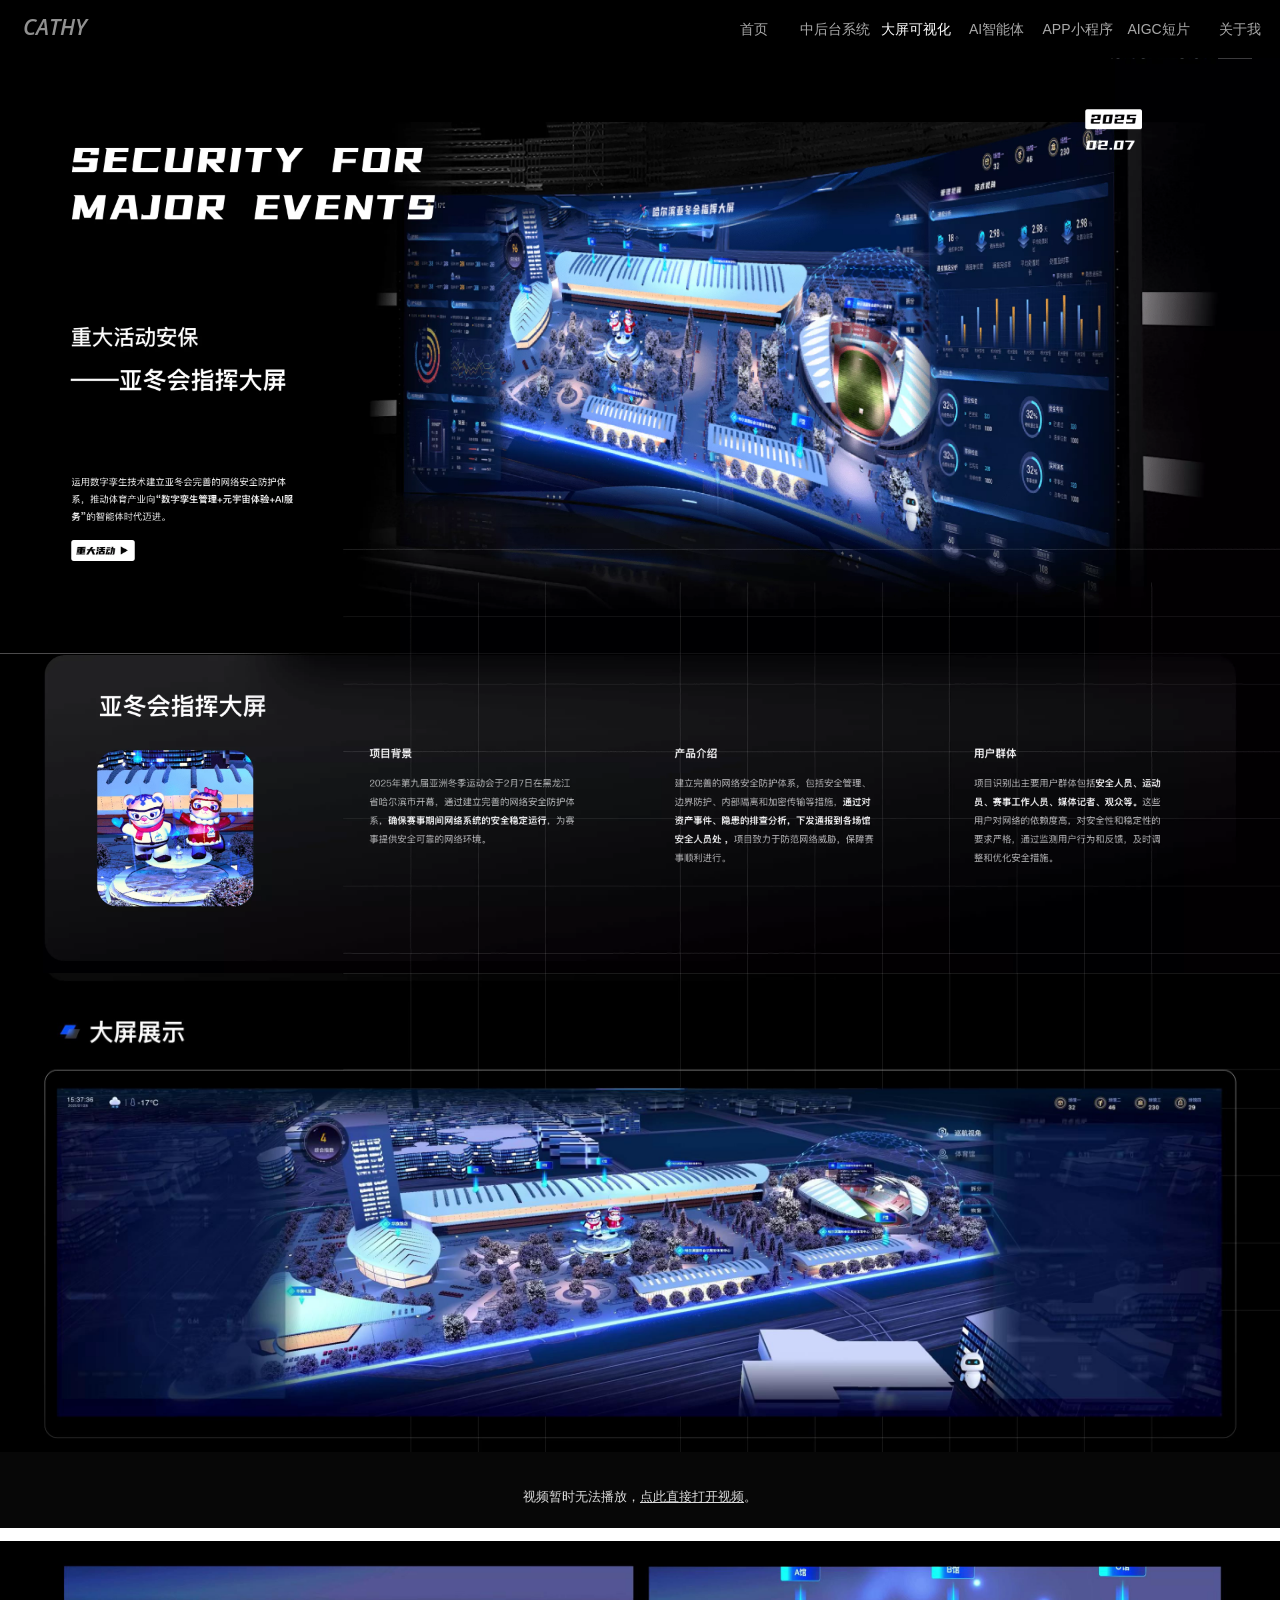
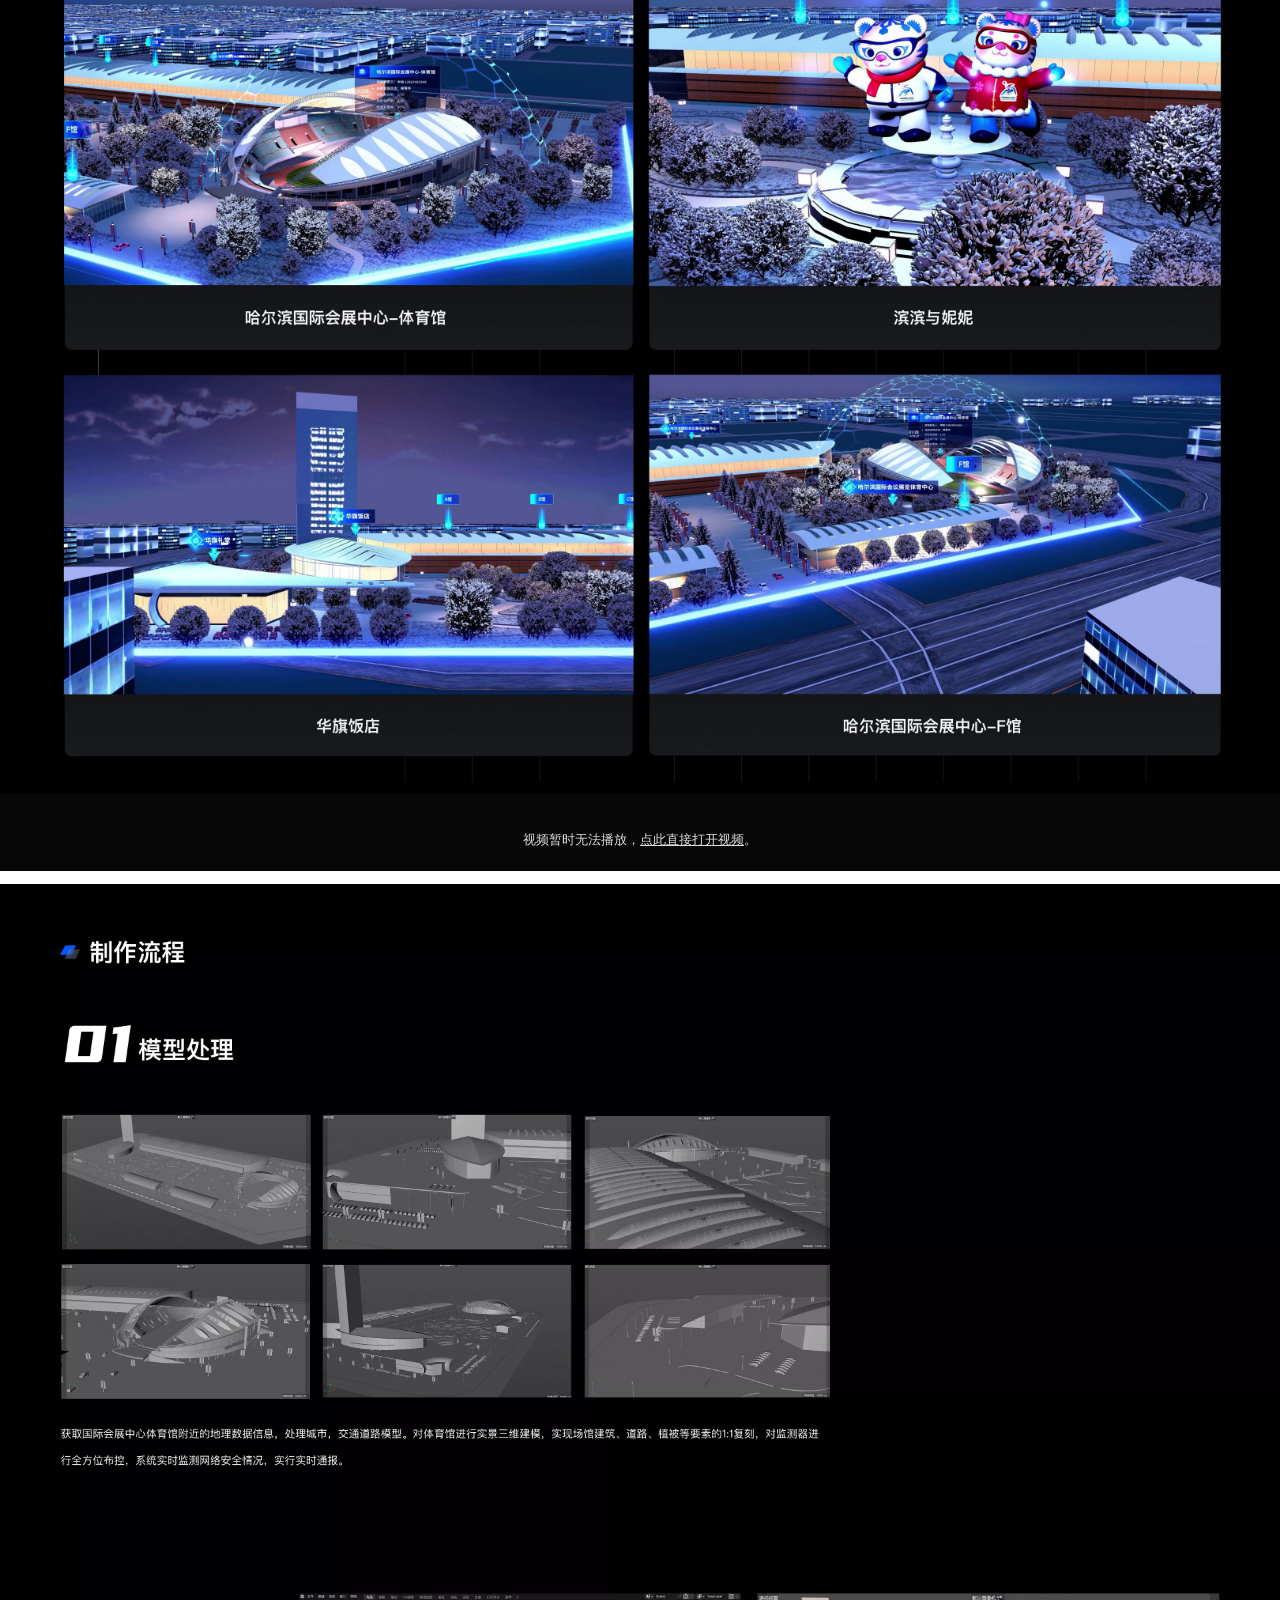
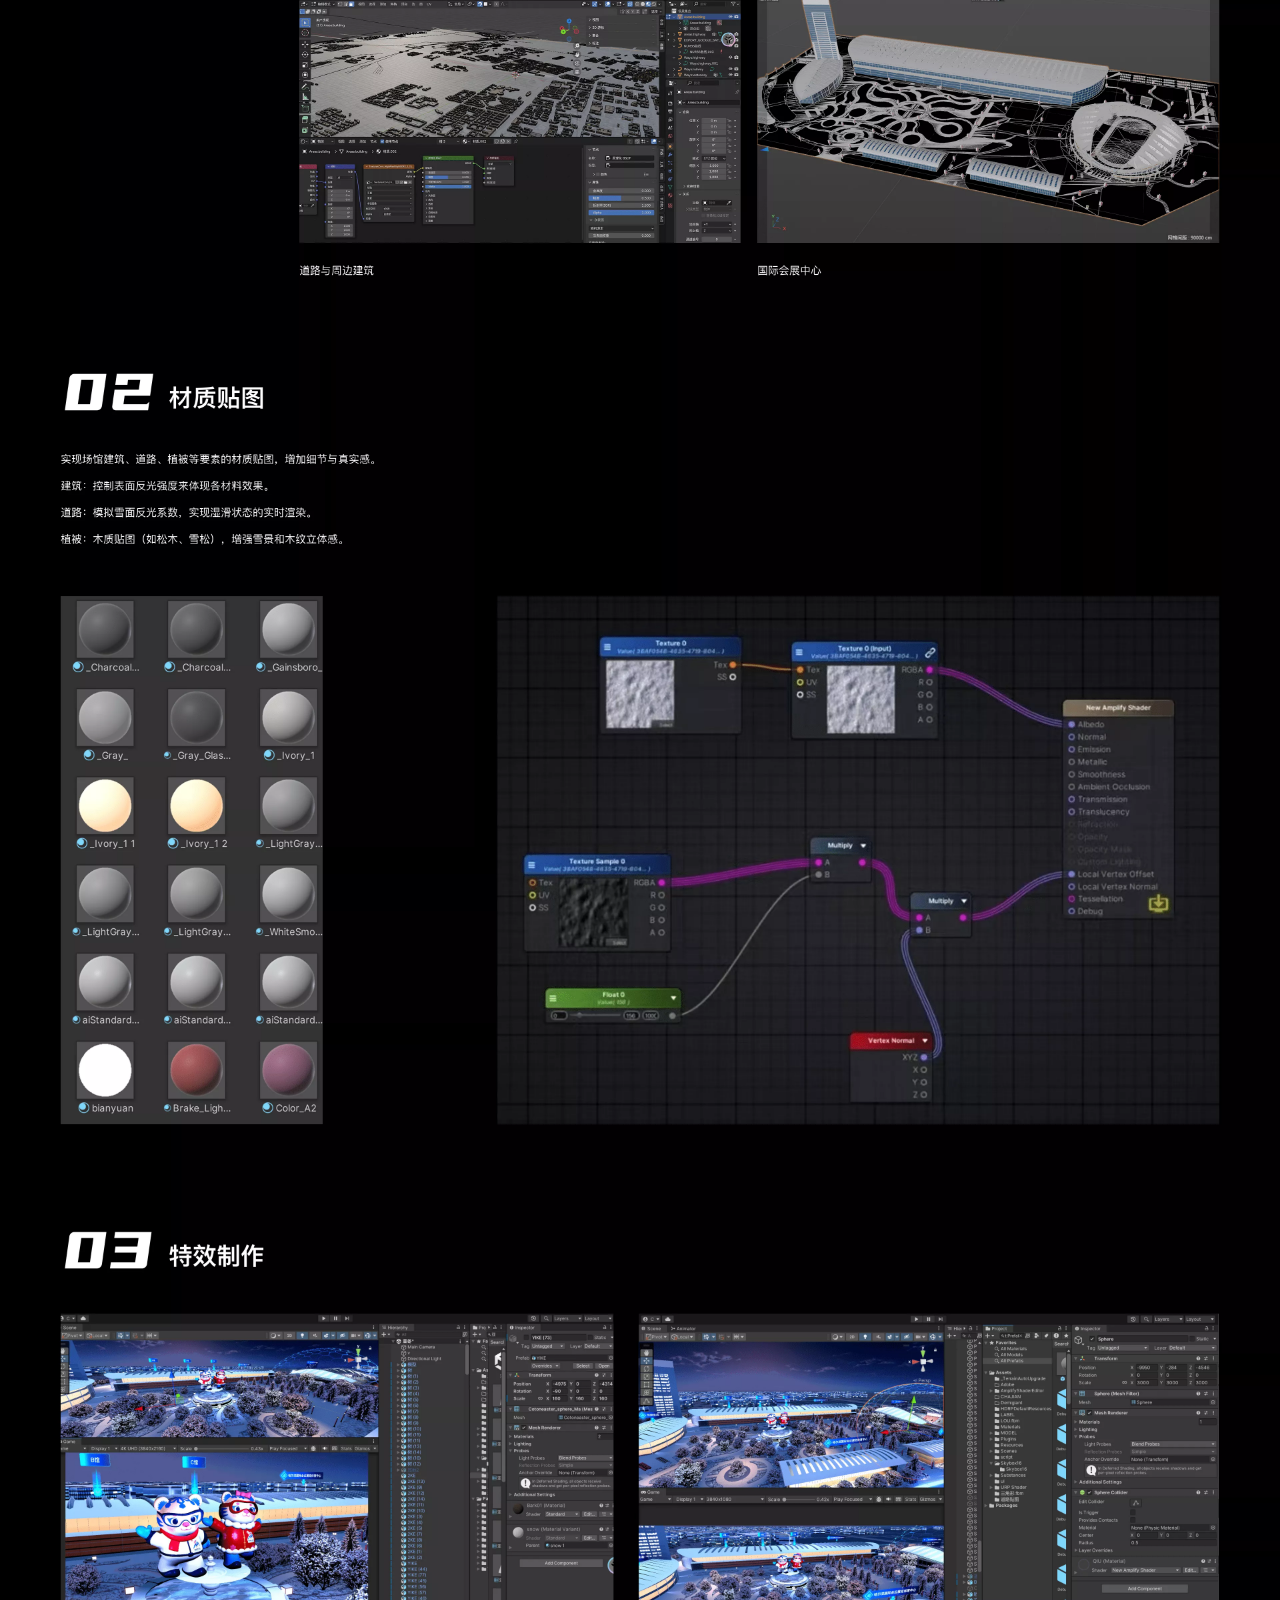
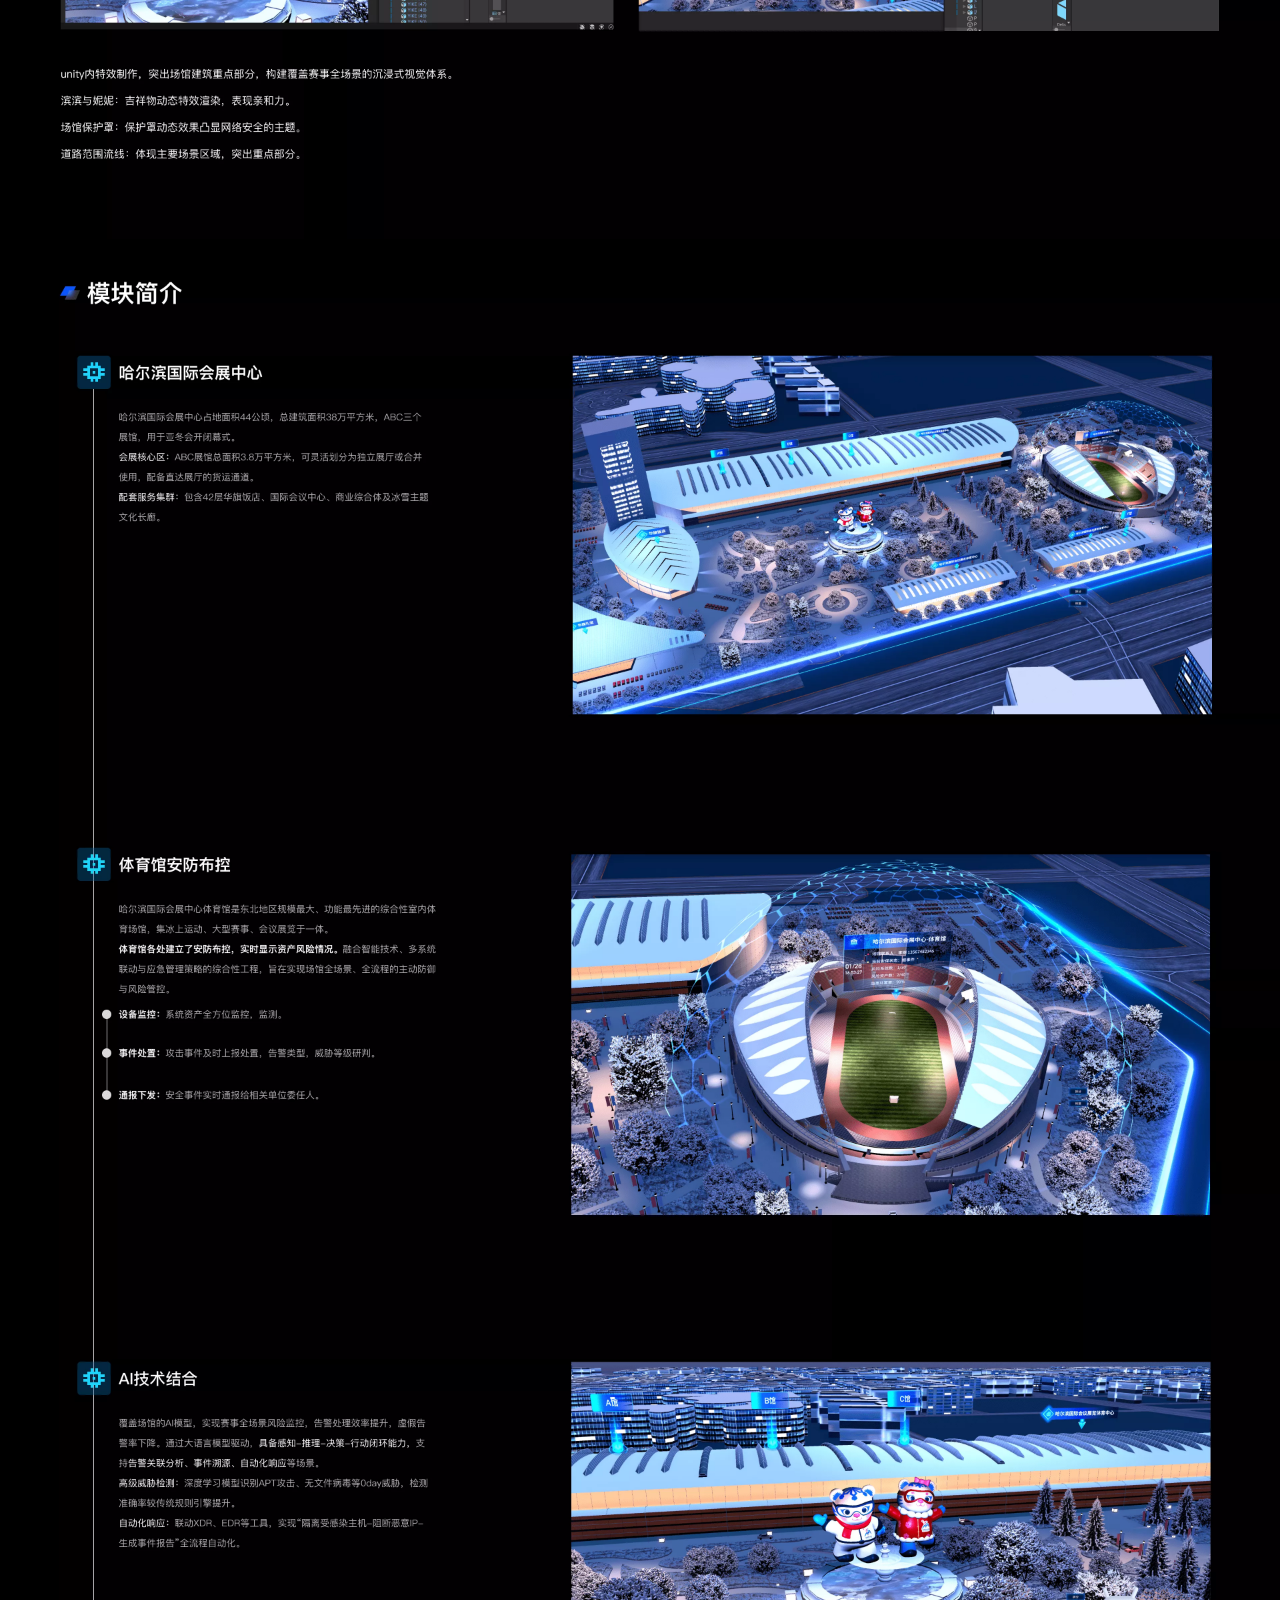
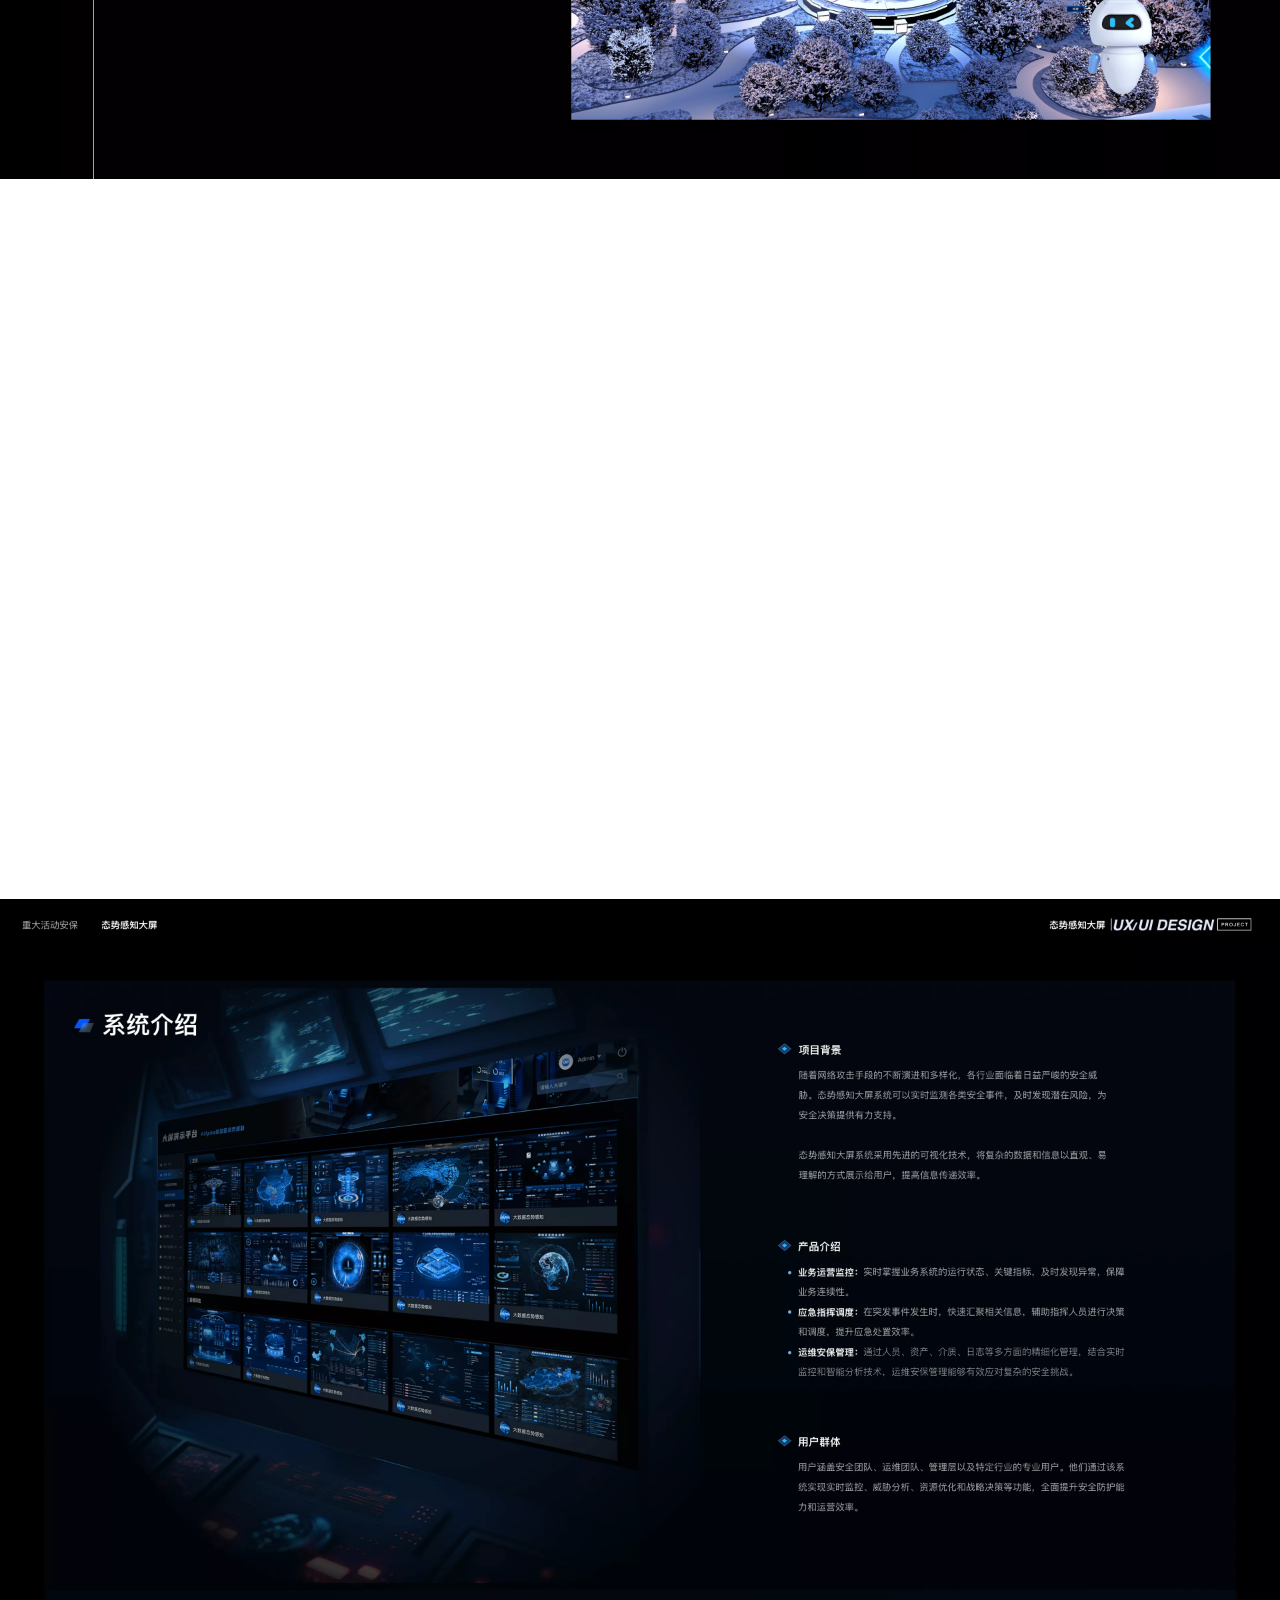
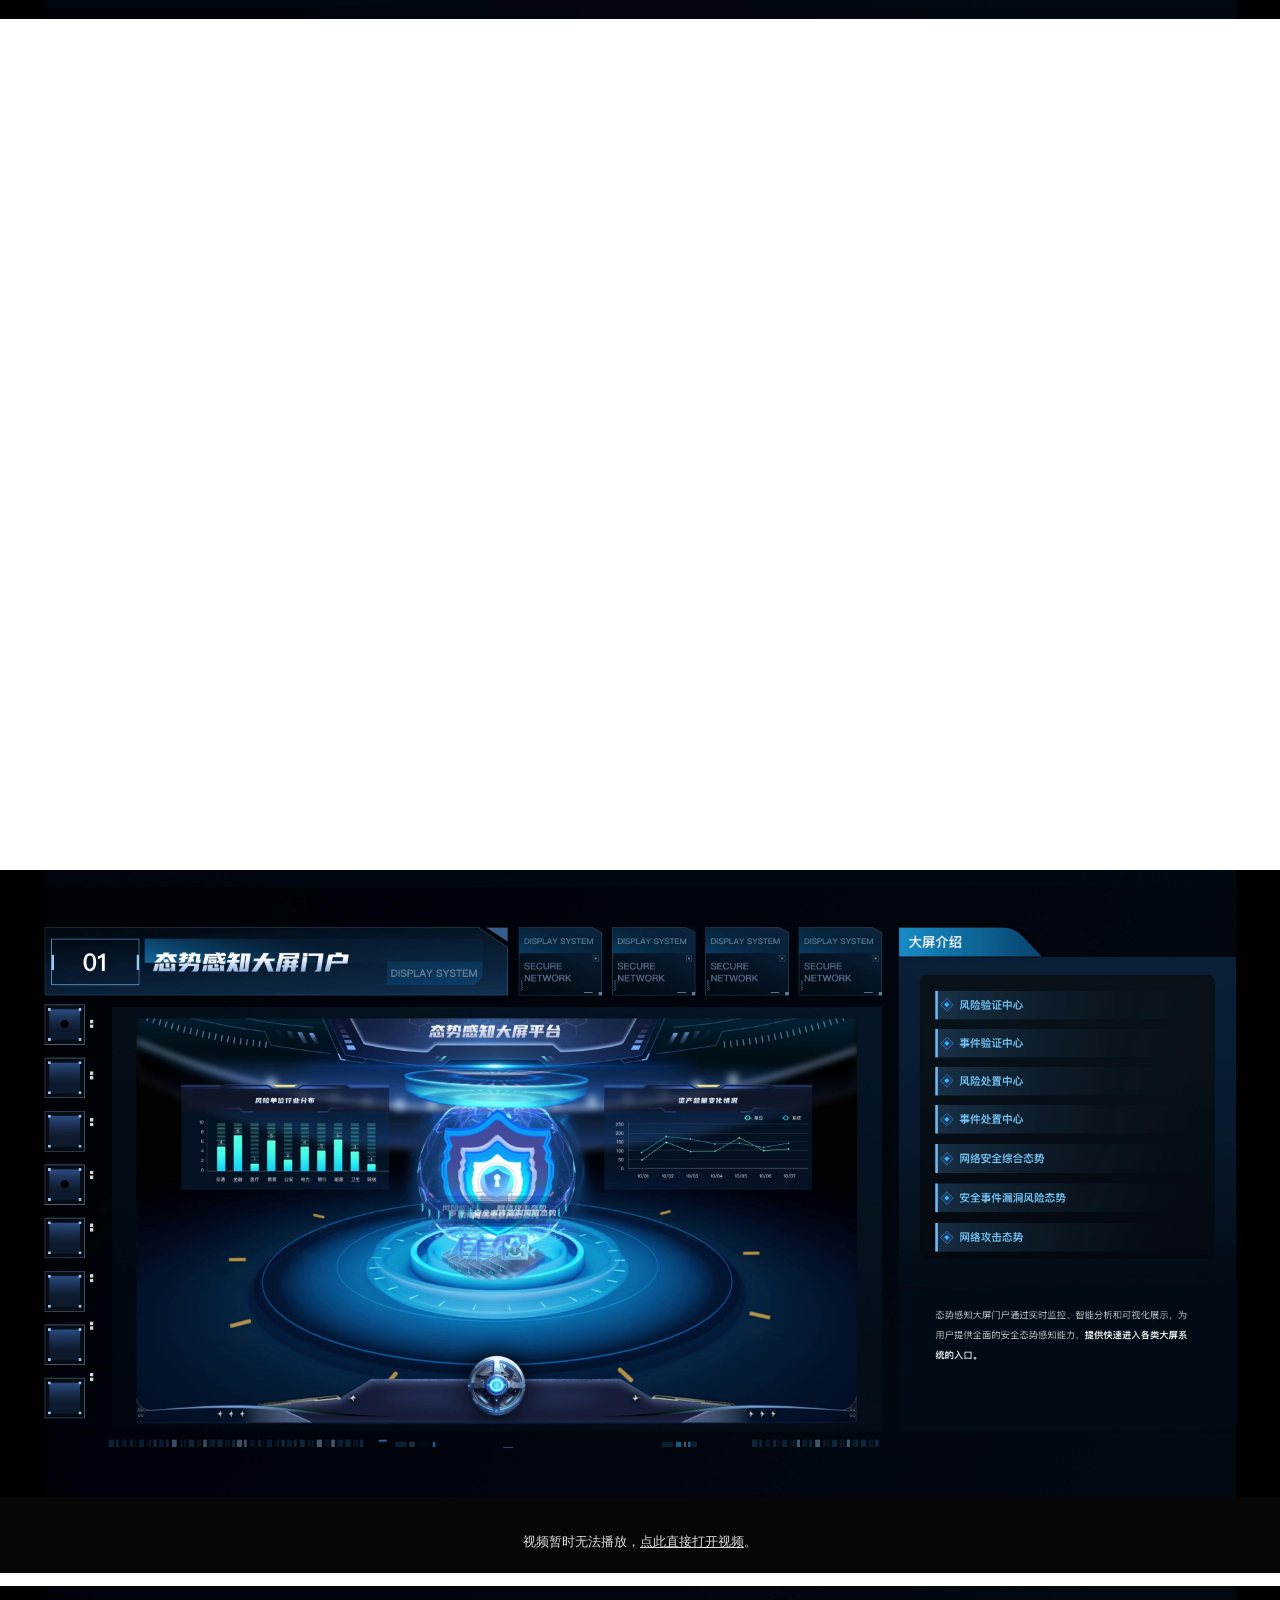
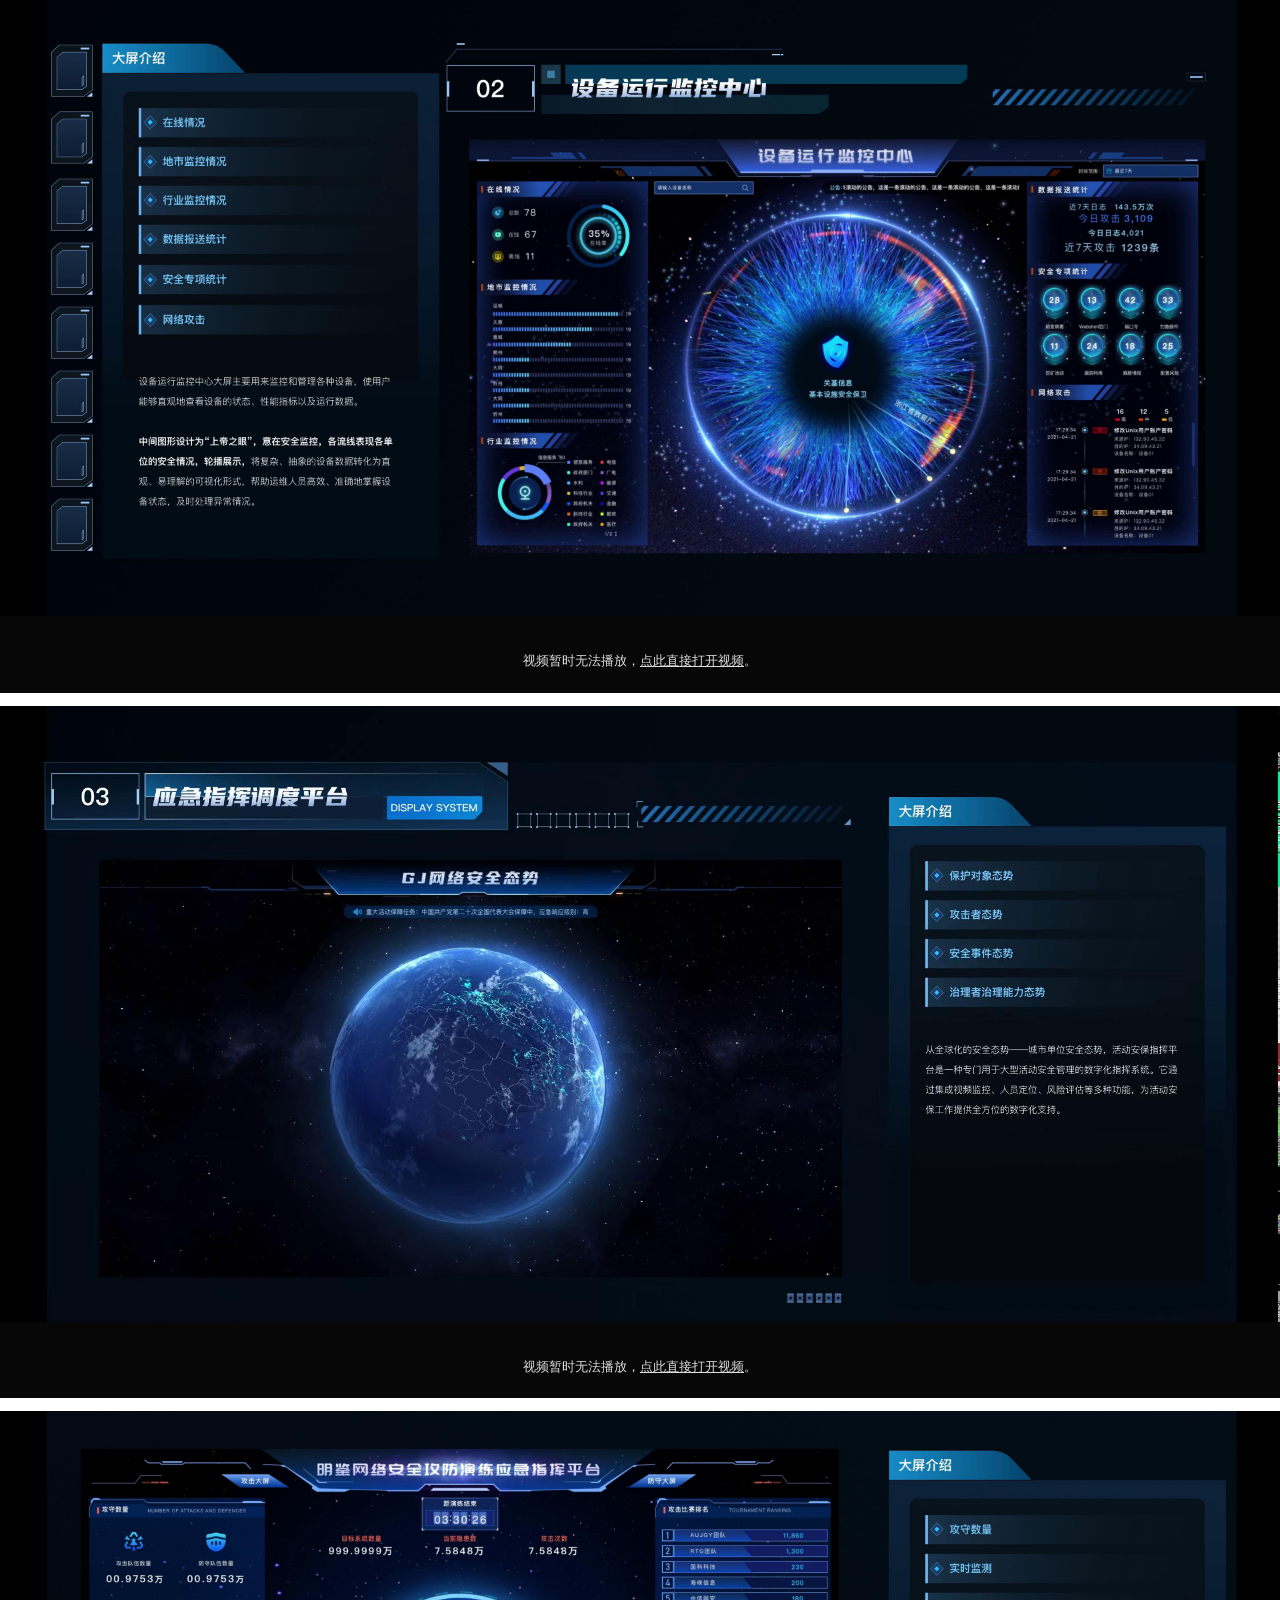
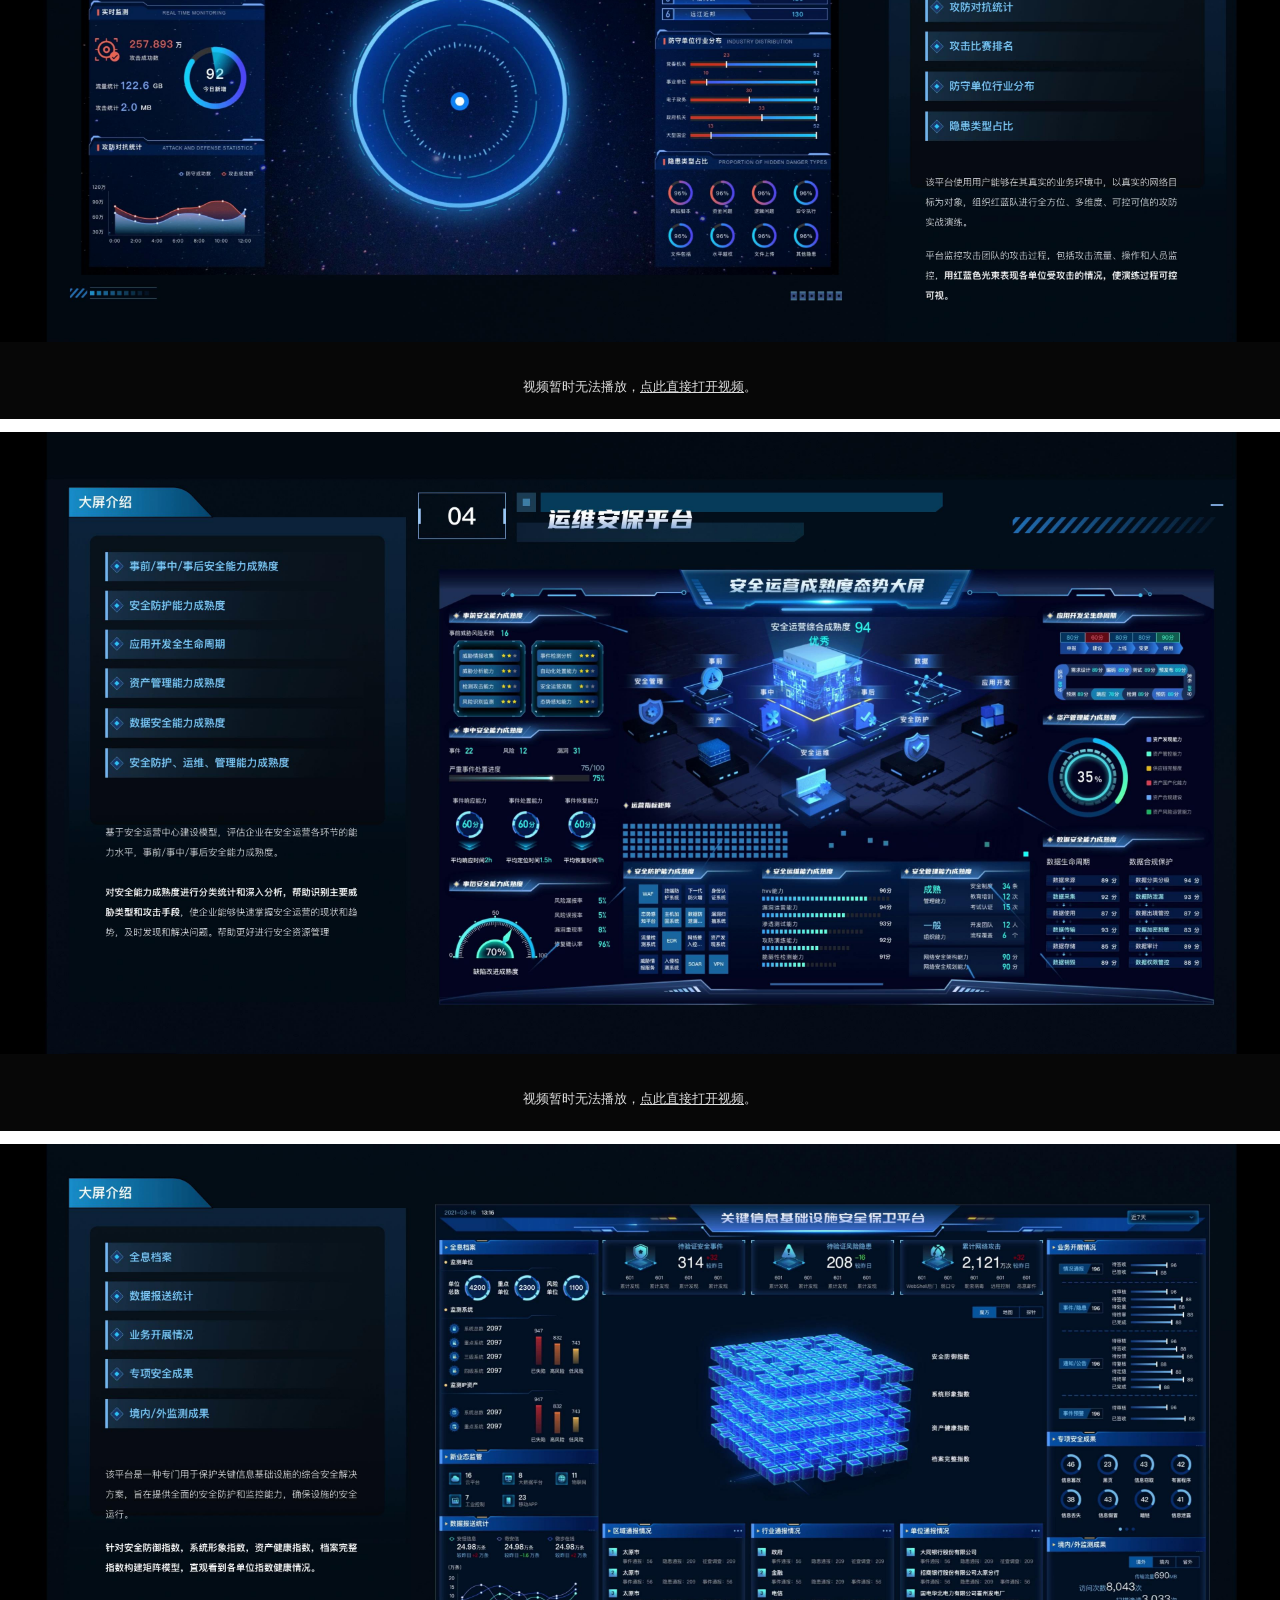
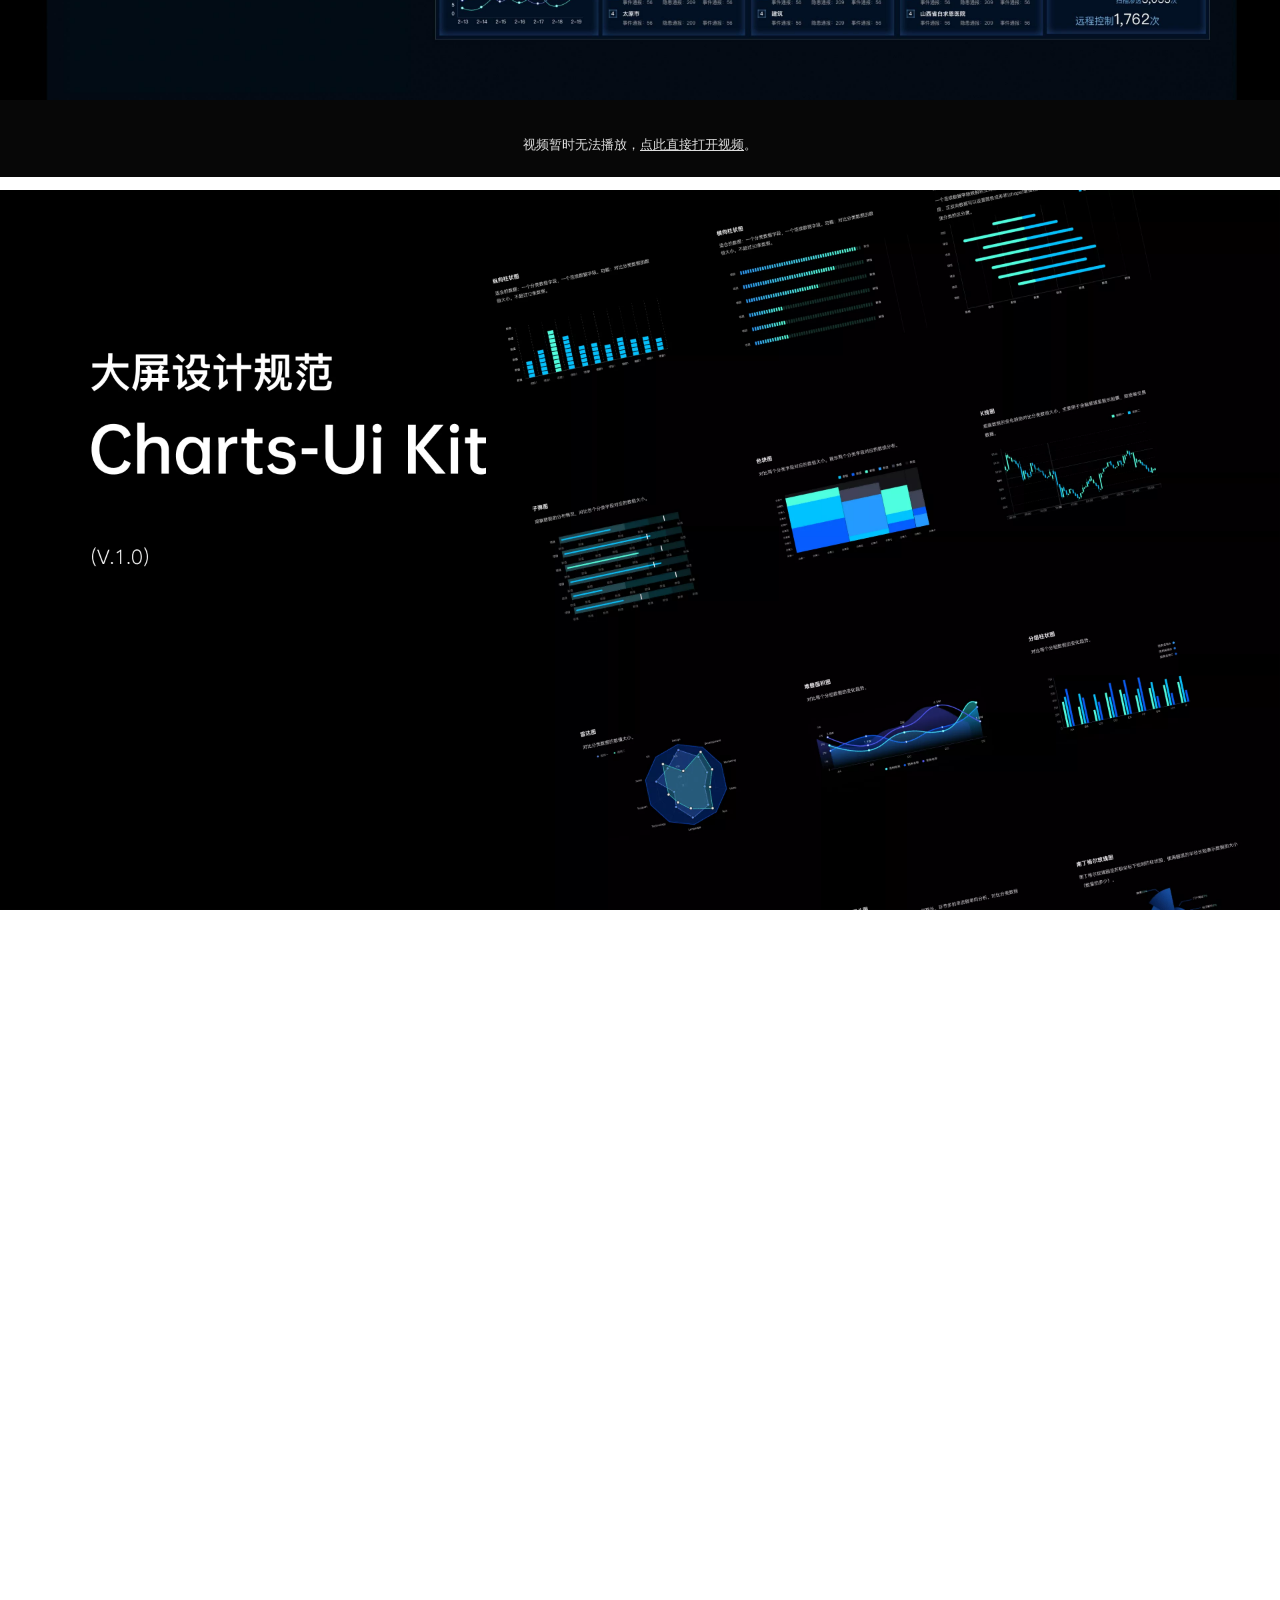
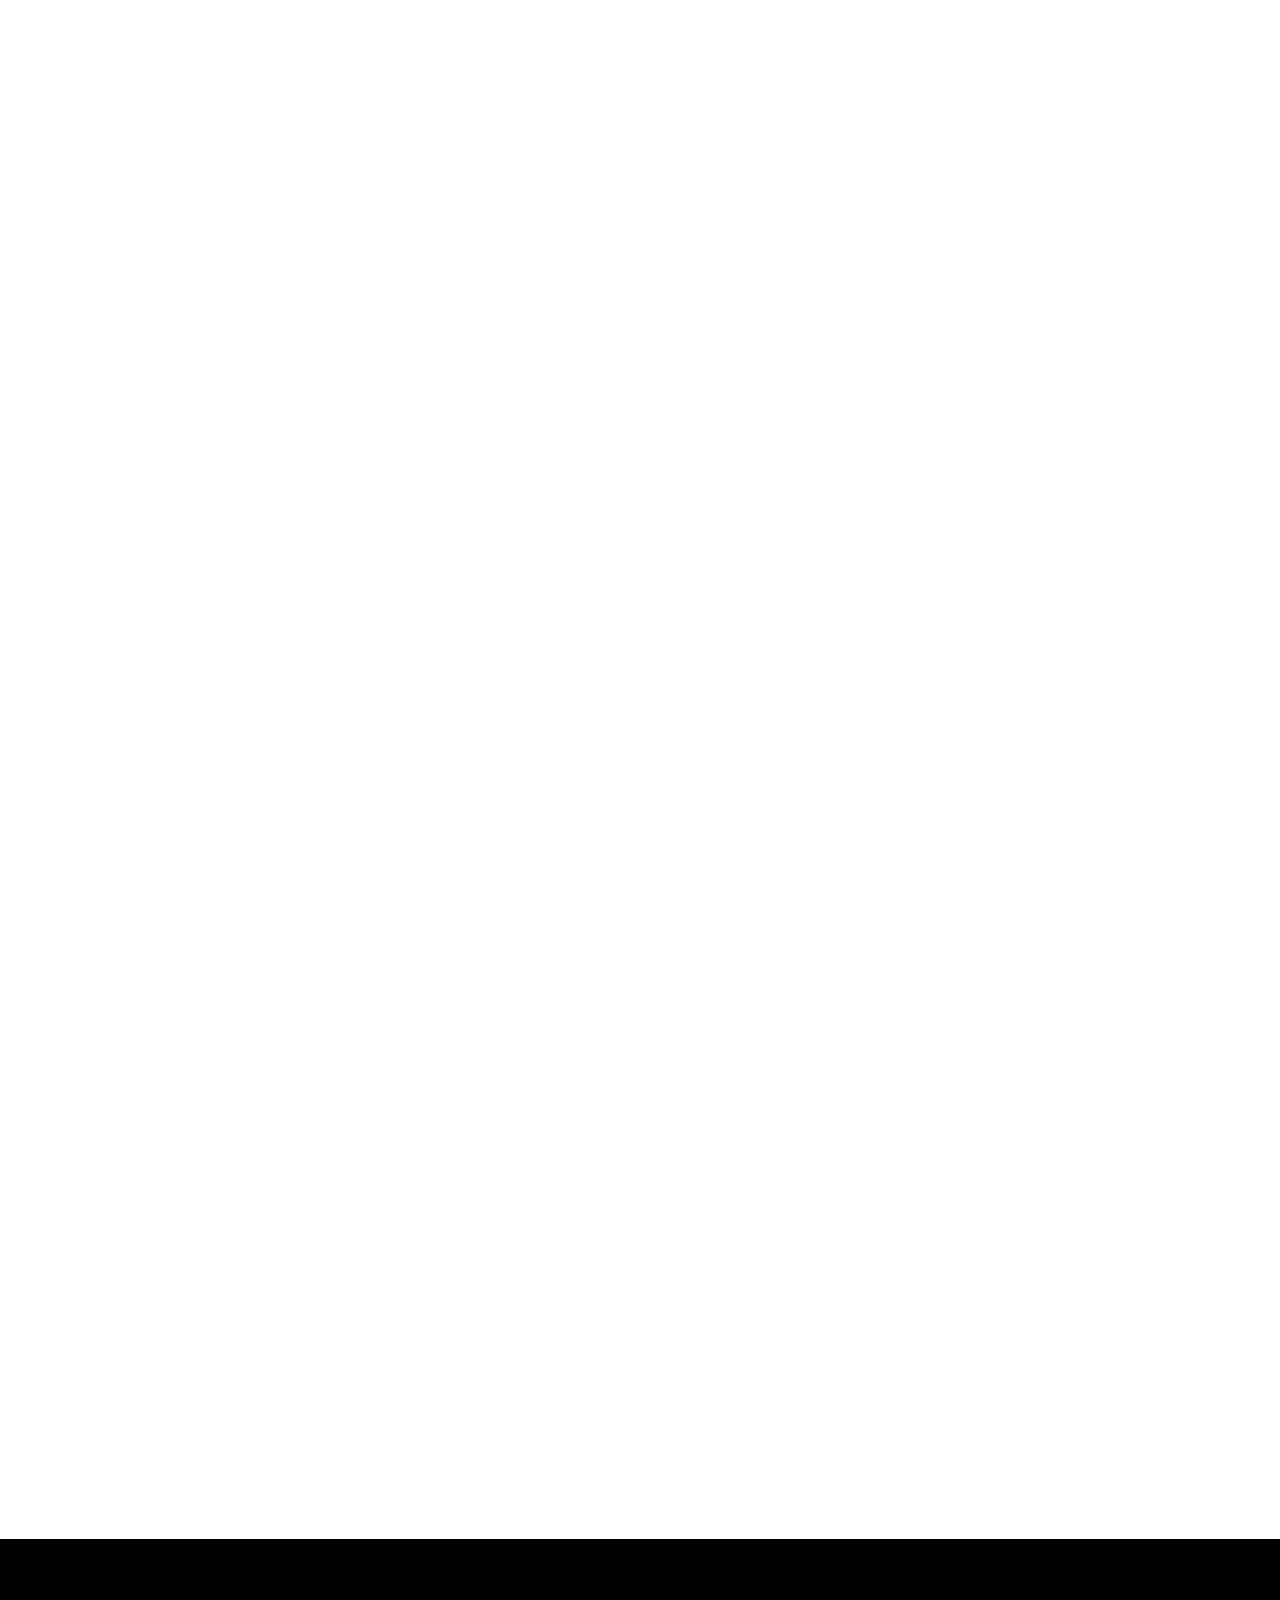
<file: visualization.html>
<!doctype html><html lang="zh-CN"><head><meta charset="utf-8"><meta name="viewport" content="width=device-width,initial-scale=1"><meta name="theme-color" content="#000000"><title>CATHY · 大屏可视化 · 设计作品集</title><meta name="description" content="Cathy 的个人设计作品集，展示中后台系统、大屏可视化、AI 智能体、APP 小程序与 AIGC 短片作品。"><link rel="icon" href="favicon.svg" type="image/svg+xml"><link rel="stylesheet" href="style.css?v=20261107-8"></head><body id="top" data-current="103"><header><a class="brand" href="index.html" aria-label="Cathy 首页">CATHY</a><button class="menu-toggle" aria-label="展开导航" aria-expanded="false">☰</button><nav aria-label="主导航"><a href="index.html" data-page="home">首页</a><a href="systems.html" data-page="101">中后台系统</a><a href="visualization.html" data-page="103">大屏可视化</a><a href="ai-agents.html" data-page="109">AI智能体</a><a href="apps.html" data-page="108">APP小程序</a><a href="aigc.html" data-page="107">AIGC短片</a><a href="about.html" data-page="106">关于我</a></nav></header><main class="page-103"><section class="image-panel"><img src="assets/38fd1cb589d37e3c39.webp" alt="大屏可视化 · 作品展示 1" loading="eager" decoding="async"><button class="zoom" aria-label="放大查看作品图片">↗</button></section><section class="video-panel" style="--original-pc-width:-100.0%;--original-mobi-width:-100.0%;"><video src="assets/a2eb10195ce7409c1b.mp4" poster="assets/f5937d788cde5b42bb.jpg"  aria-label="作品演示视频" autoplay muted loop playsinline webkit-playsinline preload="metadata">你的浏览器暂不支持视频播放。<a href="assets/a2eb10195ce7409c1b.mp4">打开视频</a></video></section><section class="video-panel" style="--original-pc-width:-100.0%;--original-mobi-width:-100.0%;"><video src="assets/53f486fb029a8fddeb.mp4" poster="assets/3c2c77918189849283.jpg"  aria-label="作品演示视频" autoplay muted loop playsinline webkit-playsinline preload="metadata">你的浏览器暂不支持视频播放。<a href="assets/53f486fb029a8fddeb.mp4">打开视频</a></video></section><section class="image-panel"><img src="assets/0fe3f563485ca0e6c2.webp" alt="大屏可视化 · 作品展示 4" loading="lazy" decoding="async"><button class="zoom" aria-label="放大查看作品图片">↗</button></section><section class="image-panel"><img src="assets/f703e5ddb9135f4c55.webp" alt="大屏可视化 · 作品展示 5" loading="lazy" decoding="async"><button class="zoom" aria-label="放大查看作品图片">↗</button></section><section class="image-panel"><img src="assets/8ab3ceecdc4b09df0c.webp" alt="大屏可视化 · 作品展示 6" loading="lazy" decoding="async"><button class="zoom" aria-label="放大查看作品图片">↗</button></section><section class="image-panel"><img src="assets/46006b8910c81319db.webp" alt="大屏可视化 · 作品展示 7" loading="lazy" decoding="async"><button class="zoom" aria-label="放大查看作品图片">↗</button></section><section class="image-panel"><img src="assets/e29ffa5c33e60330f8.webp" alt="大屏可视化 · 作品展示 8" loading="lazy" decoding="async"><button class="zoom" aria-label="放大查看作品图片">↗</button></section><section class="video-panel" style="--original-pc-width:-100.0%;--original-mobi-width:-100.0%;"><video src="assets/e19d683320650937f1.mp4" poster="assets/a134d0cfd7e4e21868.jpg"  aria-label="作品演示视频" autoplay muted loop playsinline webkit-playsinline preload="metadata">你的浏览器暂不支持视频播放。<a href="assets/e19d683320650937f1.mp4">打开视频</a></video></section><section class="video-panel" style="--original-pc-width:-100.0%;--original-mobi-width:-100.0%;"><video src="assets/9080d7bc73eea85076.mp4" poster="assets/f61dbf42fcf733a967.jpg"  aria-label="作品演示视频" autoplay muted loop playsinline webkit-playsinline preload="metadata">你的浏览器暂不支持视频播放。<a href="assets/9080d7bc73eea85076.mp4">打开视频</a></video></section><section class="video-panel" style="--original-pc-width:-100.0%;--original-mobi-width:-100.0%;"><video src="assets/0104a7ec1567177c0c.mp4" poster="assets/441dc6bb99ae7dda34.jpg"  aria-label="作品演示视频" autoplay muted loop playsinline webkit-playsinline preload="metadata">你的浏览器暂不支持视频播放。<a href="assets/0104a7ec1567177c0c.mp4">打开视频</a></video></section><section class="video-panel" style="--original-pc-width:-100.0%;--original-mobi-width:-100.0%;"><video src="assets/f3910c84fc03fb5e39.mp4" poster="assets/16f501e8408269757b.jpg"  aria-label="作品演示视频" autoplay muted loop playsinline webkit-playsinline preload="metadata">你的浏览器暂不支持视频播放。<a href="assets/f3910c84fc03fb5e39.mp4">打开视频</a></video></section><section class="video-panel" style="--original-pc-width:-100.0%;--original-mobi-width:-100.0%;"><video src="assets/1f3183ba37f6507794.mp4" poster="assets/1bd2aaaabf4141d842.jpg"  aria-label="作品演示视频" autoplay muted loop playsinline webkit-playsinline preload="metadata">你的浏览器暂不支持视频播放。<a href="assets/1f3183ba37f6507794.mp4">打开视频</a></video></section><section class="video-panel" style="--original-pc-width:-100.0%;--original-mobi-width:-100.0%;"><video src="assets/955c6714c7048545c3.mp4" poster="assets/095f00659a9363ac33.jpg"  aria-label="作品演示视频" autoplay muted loop playsinline webkit-playsinline preload="metadata">你的浏览器暂不支持视频播放。<a href="assets/955c6714c7048545c3.mp4">打开视频</a></video></section><section class="image-panel"><img src="assets/f7693bd077003e59a2.webp" alt="大屏可视化 · 作品展示 15" loading="lazy" decoding="async"><button class="zoom" aria-label="放大查看作品图片">↗</button></section><section class="image-panel"><img src="assets/81e24b89ef1e7c7555.webp" alt="大屏可视化 · 作品展示 16" loading="lazy" decoding="async"><button class="zoom" aria-label="放大查看作品图片">↗</button></section><section class="image-panel"><img src="assets/2d0d809b072d5a366a.webp" alt="大屏可视化 · 作品展示 17" loading="lazy" decoding="async"><button class="zoom" aria-label="放大查看作品图片">↗</button></section><section class="image-panel"><img src="assets/e13cd468034404ab9f.webp" alt="大屏可视化 · 作品展示 18" loading="lazy" decoding="async"><button class="zoom" aria-label="放大查看作品图片">↗</button></section><section class="image-panel"><img src="assets/28b46497d107149adf.webp" alt="大屏可视化 · 作品展示 19" loading="lazy" decoding="async"><button class="zoom" aria-label="放大查看作品图片">↗</button></section><section class="image-panel"><img src="assets/1e2b4fb8ebc5ace5ee.webp" alt="大屏可视化 · 作品展示 20" loading="lazy" decoding="async"><button class="zoom" aria-label="放大查看作品图片">↗</button></section><section class="image-panel"><img src="assets/1416a64c4e80cfd74d.webp" alt="大屏可视化 · 作品展示 21" loading="lazy" decoding="async"><button class="zoom" aria-label="放大查看作品图片">↗</button></section></main><footer id="contact"><div class="contact-wrap"><div class="footer-name">CATHY<span>DESIGN PORTFOLIO</span></div><div class="contact-item"><small>微信号</small><span>chenjinwenq</span></div><div class="contact-item"><small>联系邮箱</small><a href="mailto:286249014@qq.com">286249014@qq.com</a></div><div class="contact-item"><small>联系电话</small><a href="tel:13675898268">13675898268</a></div><img class="qr" src="assets/c895afeb36bafd832a.webp" alt="微信二维码" loading="lazy"></div><div class="footer-line"><span>© CATHY · 个人设计作品集</span><a href="#top">回到顶部 ↑</a></div></footer><dialog id="lightbox"><button class="close" aria-label="关闭图片预览">×</button><img alt="放大作品"><p>滑动查看完整图片 · 按 Esc 关闭</p></dialog><script src="app.js?v=20261107-8"></script></body></html>
</file>
<file: style.css>
:root{color-scheme:light;--black:#050505;--gray:#9d9d9d}*{box-sizing:border-box}html{scroll-behavior:smooth}body{margin:0;background:#fff;color:#161616;font-family:-apple-system,BlinkMacSystemFont,"PingFang SC","Microsoft YaHei",sans-serif}a{color:inherit;text-decoration:none}button{font:inherit;cursor:pointer}a:focus-visible,button:focus-visible{outline:2px solid #6796ff;outline-offset:4px}header{height:100px;background:#000;color:#fff;display:flex;align-items:center;justify-content:space-between;padding:0 5.2%;gap:35px}.brand{font-family:Arial,sans-serif;font-size:30px;font-weight:700;letter-spacing:1px;flex-shrink:0}nav{display:flex;gap:0;align-items:center;justify-content:flex-end}nav a{font-size:14px;font-weight:400;white-space:nowrap;color:#c5c5c5;display:flex;align-items:center;padding:20px 16px;position:relative}nav a+a:before{content:'|';color:#535353;position:absolute;left:-1px;font-size:11px}nav a:hover,nav a[aria-current]{color:#fff}nav a[aria-current]:after{content:'';position:absolute;bottom:8px;left:16px;right:16px;height:1px;background:#fff}.menu-toggle{display:none;background:none;color:white;border:0;font-size:23px}.hero{width:100%;background:#fff}.hero video{display:block;width:100%;aspect-ratio:3840/1196;object-fit:contain}.hero video:fullscreen{aspect-ratio:auto;object-fit:contain;background:#000}.home-work{display:grid;grid-template-columns:1fr 1fr;gap:65px 6%;max-width:1400px;margin:100px auto;padding:0 7%}.work-cover{display:block;min-width:0}.work-cover img{width:100%;height:auto;display:block;transition:transform .45s}.work-cover:hover img{transform:translateY(-6px)}.cover-caption{display:flex;align-items:center;justify-content:space-between;padding:18px 7px 0;font-size:15px}.cover-caption>span:last-child{font-size:23px}.image-panel{position:relative;width:100%;margin:0;line-height:0}.image-panel>img{width:100%;height:auto;display:block}.zoom{opacity:0;transition:opacity .2s;position:absolute;right:20px;top:20px;background:#0009;border:1px solid #ffffff55;color:white;border-radius:50%;width:36px;height:36px;font-size:20px;line-height:1}.image-panel:hover .zoom,.zoom:focus-visible{opacity:1}.video-panel{background:#070707;line-height:0;text-align:center}.video-panel video{display:block;max-width:100%;width:100%;max-height:90vh;object-fit:contain;margin:auto;background:#070707}.video-panel video:fullscreen{max-height:none}.page-106{background:#000}.page-106 .image-panel{max-width:1440px;margin:auto}footer{background:#050505;color:#fff;padding:70px 7% 25px}.contact-wrap{max-width:1500px;margin:auto;display:flex;align-items:center;justify-content:space-between;gap:28px}.footer-name{font:700 28px Arial,sans-serif;letter-spacing:1px}.footer-name>span{display:block;font-size:8px;letter-spacing:2px;color:#8f8f8f;margin-top:12px}.contact-item{display:flex;flex-direction:column;gap:14px;font-size:14px}.contact-item small{font-size:11px;color:#a1a1a1;letter-spacing:1px}.contact-item a:hover{text-decoration:underline}.qr{width:108px;height:108px;object-fit:contain;flex-shrink:0}.footer-line{border-top:1px solid #242424;display:flex;justify-content:space-between;margin:50px auto 0;padding-top:22px;max-width:1500px;color:#777;font-size:10px;letter-spacing:.5px}.footer-line a:hover{color:white}dialog{background:#121212;border:0;padding:50px 24px 24px;width:96vw;height:96vh;max-width:none;max-height:none;border-radius:8px;color:#aaa}dialog::backdrop{background:#000d;backdrop-filter:blur(8px)}dialog>img{width:100%;height:auto;display:block}dialog>p{font-size:11px;text-align:center;margin-top:20px}.close{position:fixed;right:4vw;top:4vh;border:1px solid #ffffff55;border-radius:50%;background:#000c;color:white;width:39px;height:39px;font-size:27px;z-index:5}@media(min-width:1800px){header{height:120px;padding:0 7%}nav a{padding:20px 22px;font-size:15px}}@media(max-width:1100px){header{padding:0 4%;gap:20px;height:85px}nav a{font-size:12px;padding:20px 11px}nav a[aria-current]:after{left:11px;right:11px}.brand{font-size:26px}.home-work{gap:40px 5%;margin:65px auto}.contact-wrap{gap:20px}.contact-item{font-size:12px}.footer-name{font-size:23px}.qr{width:85px;height:85px}}@media(max-width:760px){header{height:72px;position:relative;padding:0 6%;z-index:20}.brand{font-size:26px}.menu-toggle{display:block;width:40px;height:40px}nav{display:none;position:absolute;left:0;right:0;top:72px;background:#090909;padding:15px 6% 25px;flex-direction:column;align-items:stretch;box-shadow:0 15px 25px #0003}nav.open{display:flex}nav a{padding:14px 0;font-size:14px}nav a+a:before{display:none}nav a[aria-current]:after{left:0;right:auto;width:22px;bottom:7px}.hero video{aspect-ratio:3840/1196}.home-work{margin:35px auto;gap:27px 16px;padding:0 5%}.cover-caption{font-size:11px;padding:10px 3px 0}.cover-caption>span:last-child{font-size:17px}.video-panel video{max-height:75vh}.zoom{top:8px;right:8px;width:29px;height:29px;font-size:15px;opacity:.6}footer{padding:40px 7% 25px}.contact-wrap{display:grid;grid-template-columns:1fr 1fr;gap:29px 20px}.footer-name{grid-column:1 / -1}.contact-item{font-size:12px;gap:9px}.qr{width:90px;height:90px}.footer-line{margin-top:30px;font-size:8px;gap:15px;line-height:1.7}dialog{padding:55px 10px 20px}}@media(prefers-reduced-motion:reduce){html{scroll-behavior:auto}.work-cover img{transition:none}}
/* Original Cathy site measurements: 58px navigation, 768/992px breakpoints. */
@font-face{font-family:CathyLogo;src:url('assets/cathy-logo.ttf') format('truetype');font-display:swap}
header{height:58px;padding:0;gap:0;min-width:0;position:relative}
.brand{font-family:CathyLogo,Arial,sans-serif;font-size:30px;font-style:normal;font-weight:400;letter-spacing:0;color:#919191;line-height:50px;text-align:center;width:6.571458vw;min-width:95px;margin-left:1.047297vw;align-self:flex-start;margin-top:.093527vw}
nav{width:41.509574vw;max-width:calc(100% - 125px);justify-content:flex-start;margin-left:auto;overflow-x:auto;scrollbar-width:none;flex-shrink:0;height:58px}
nav::-webkit-scrollbar{display:none}
nav a{height:58px;line-height:58px;min-width:81px;padding:0 10px;font-size:14px;display:flex;justify-content:center;color:#a9a9a9;font-family:'Microsoft YaHei','PingFang SC',sans-serif}
nav a+a:before,nav a[aria-current]:after{display:none}
nav a[aria-current],nav a:hover{color:#fff}
.hero{width:99.669057%;margin:0 auto}
.hero video{aspect-ratio:1 / .30235162374;object-fit:fill}
.home-work{grid-template-columns:repeat(4,minmax(0,1fr));width:99.669057%;max-width:none;margin:0 auto;padding:0;gap:0}
.work-cover{aspect-ratio:1 / 1.22818791946;overflow:hidden;line-height:0}
.work-cover img{width:100%;height:100%;object-fit:contain;object-position:center}
.work-cover:hover img{transform:scale(1.025)}
.cover-caption{display:none}
.image-panel,.video-panel{max-width:100%;margin-left:auto;margin-right:auto}
.video-panel video{max-height:none;object-fit:contain}
.page-106 .image-panel{max-width:none}
footer{padding:3.125vw 7.3145246% 2.083333vw;background:#262626}
.contact-wrap{max-width:none;gap:0;display:grid;grid-template-columns:repeat(4,minmax(0,1fr));align-items:center;text-align:center}
.footer-name{display:none}
.contact-item{gap:3px;font-family:'Microsoft YaHei','PingFang SC',sans-serif;color:#a9a9a9;font-size:13px;line-height:22px}
.contact-item small{font-size:13px;letter-spacing:0;color:inherit}
.qr{width:9vw;height:9vw;max-width:100%;justify-self:center}
.footer-line{display:none}
@media(min-width:768px) and (max-width:991px){
 header{height:58px}.brand{min-width:90px;margin-left:10px}
 nav{width:calc(100% - 120px);max-width:calc(100% - 120px)}
 nav a{min-width:78px;font-size:13px;padding:0 7px}
 .menu-toggle{display:none}
}
@media(max-width:767px){
 header{height:50px;padding:0 10px;align-items:center}
 .brand{width:auto;min-width:0;margin:0;font-size:24px;line-height:50px}
 .menu-toggle{display:block;border:0;background:none;color:#fff;width:40px;height:40px;font-size:22px;margin-left:auto}
 nav{display:none;position:absolute;top:50px;left:0;right:0;width:100%;max-width:none;height:auto;max-height:calc(100dvh - 50px);overflow:auto;margin:0;padding:8px 20px 20px;background:#000;align-items:stretch}
 nav.open{display:flex}
 nav a{min-height:46px;height:46px;line-height:46px;font-size:14px;padding:0 10px;justify-content:flex-start}
 .hero{width:100%}.hero video{aspect-ratio:1 / .30235162374}
 .home-work{width:100%;grid-template-columns:repeat(2,minmax(0,1fr));padding:10px;gap:20px}
 .work-cover{aspect-ratio:1 / .90909}.work-cover img{object-fit:contain}
 footer{padding:20px 0;background:#262626}
 .contact-wrap{display:flex;flex-direction:column;gap:10px}
 .contact-item{font-size:13px;gap:2px;line-height:22px}
 .qr{width:90%;height:auto;max-width:180px;margin-top:10px}
}
.hero[style],.video-panel[style]{width:var(--original-pc-width,100%)}
@media(max-width:767px){.hero[style],.video-panel[style]{width:var(--original-mobi-width,100%)}}
@media(min-width:992px){nav{width:max(41.509574vw,567px)}}
.brand{min-width:0}
.qr{width:8.510729vw;height:8.510729vw}
@media(min-width:768px) and (max-width:1440px){.brand{font-size:22px}}
@media(min-width:1441px) and (max-width:1680px){.brand{font-size:24px}}
@media(min-width:2560px) and (max-width:3839px){.brand{font-size:40px}}
@media(min-width:3840px){.brand{font-size:60px}}
@media(max-width:767px){.brand{font-size:17px}.qr{width:92.5416vw;height:auto;max-width:none}}
@media(max-width:767px){nav{flex-direction:column}}

/* Videos play silently without native transport controls. */
video::-webkit-media-controls{display:none!important}
video::-webkit-media-controls-enclosure{display:none!important}

video::-webkit-media-controls-panel,
video:hover::-webkit-media-controls,
video:focus::-webkit-media-controls,
video:hover::-webkit-media-controls-enclosure,
video:focus::-webkit-media-controls-enclosure{display:none!important;opacity:0!important;pointer-events:none!important}

/* Let the homepage hero sit slightly behind the navigation. */
body[data-current="home"] header{z-index:20}
body[data-current="home"] .hero{margin-top:-20px}
@media(max-width:767px){body[data-current="home"] .hero{margin-top:-10px}}

/* Original header overlays the first media block without taking up space. */
body{position:relative}
header,body[data-current="home"] header{position:absolute;inset:0 0 auto;z-index:20;width:100%}
body[data-current="home"] .hero{margin-top:0}
main{padding-top:0}
@media(max-width:767px){body[data-current="home"] .hero{margin-top:0}}

/* Raise the AI Agent opening visual slightly beneath the navigation. */
.page-109>.video-panel:first-child{margin-top:-32px}
@media(max-width:767px){.page-109>.video-panel:first-child{margin-top:-16px}}

.page-109{display:flow-root}

/* Move only the AI hero media; keep its container and navigation anchored. */
.page-109>.video-panel:first-child{margin-top:0;overflow:hidden;display:flow-root}
.page-109>.video-panel:first-child>video{transform:translateY(-32px);margin-bottom:-32px}
@media(max-width:767px){
 .page-109>.video-panel:first-child{margin-top:0}
 .page-109>.video-panel:first-child>video{transform:translateY(-16px);margin-bottom:-16px}
}
</file>
